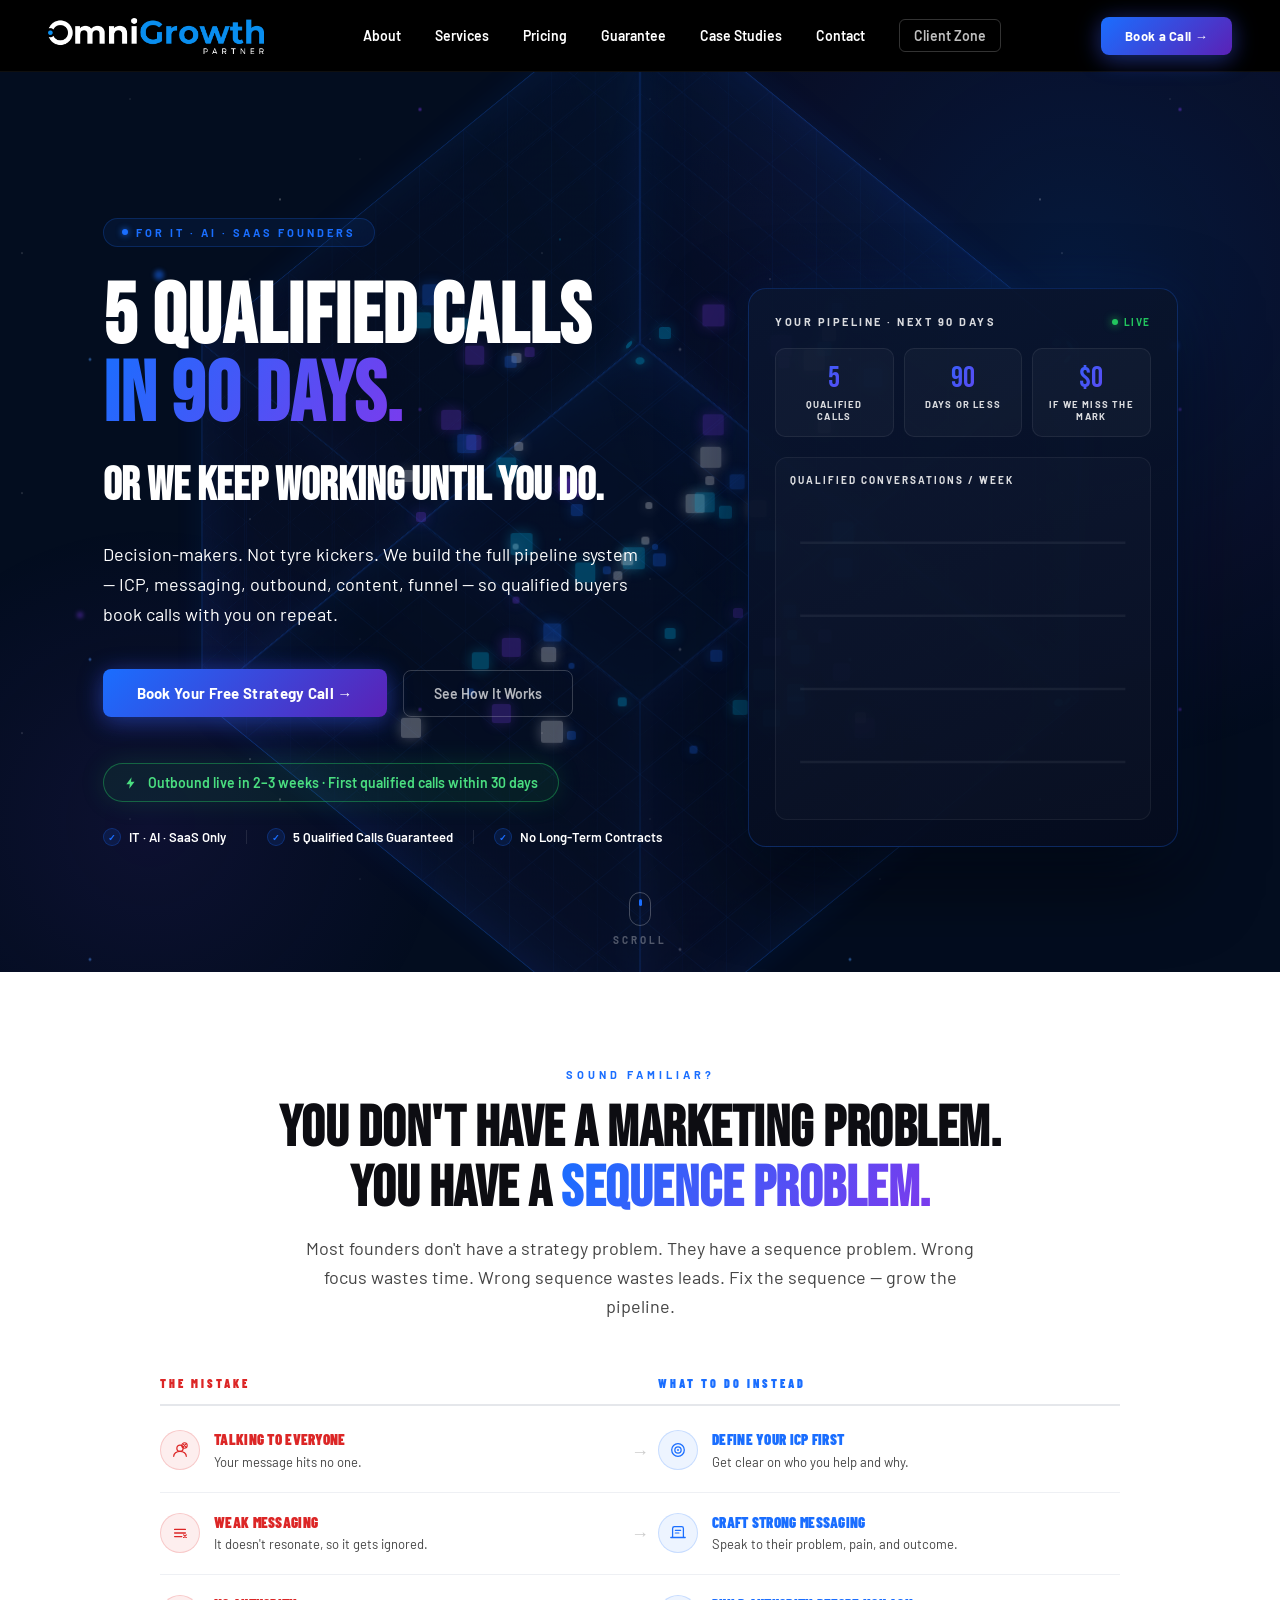
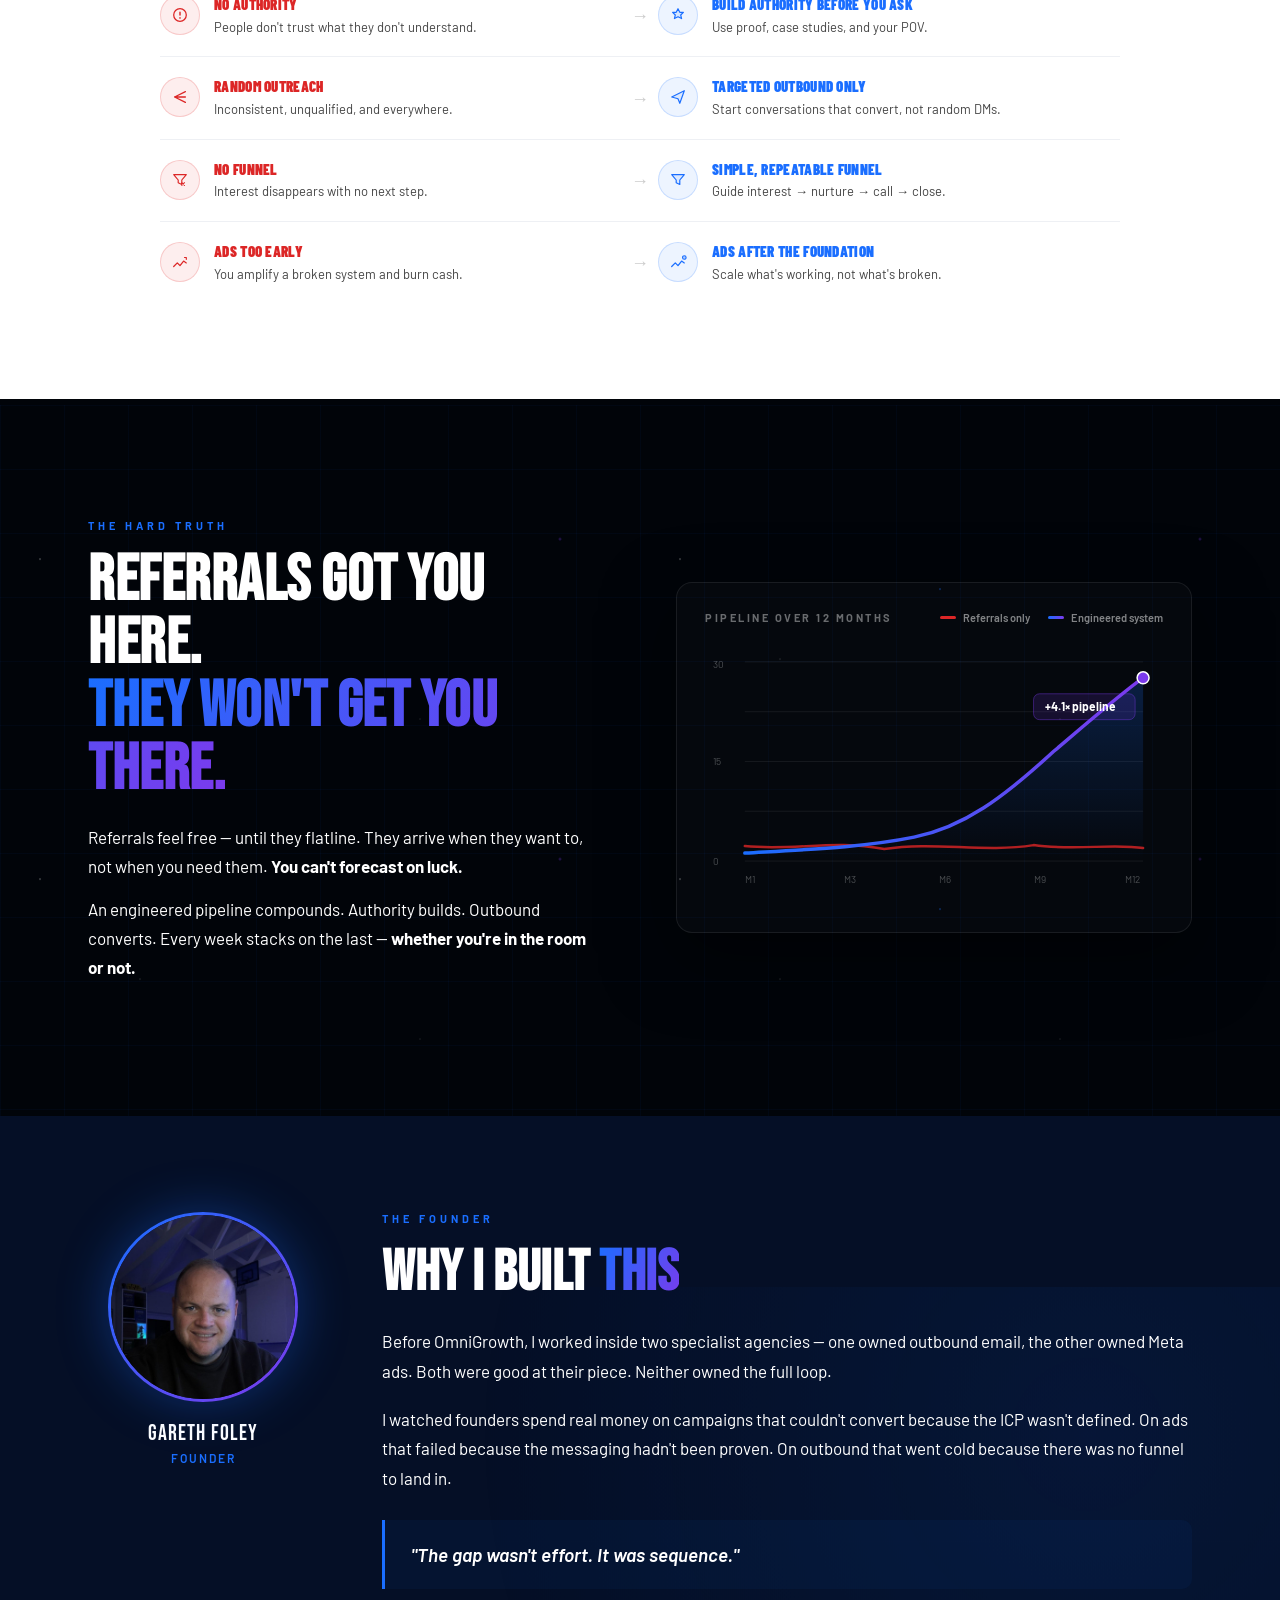
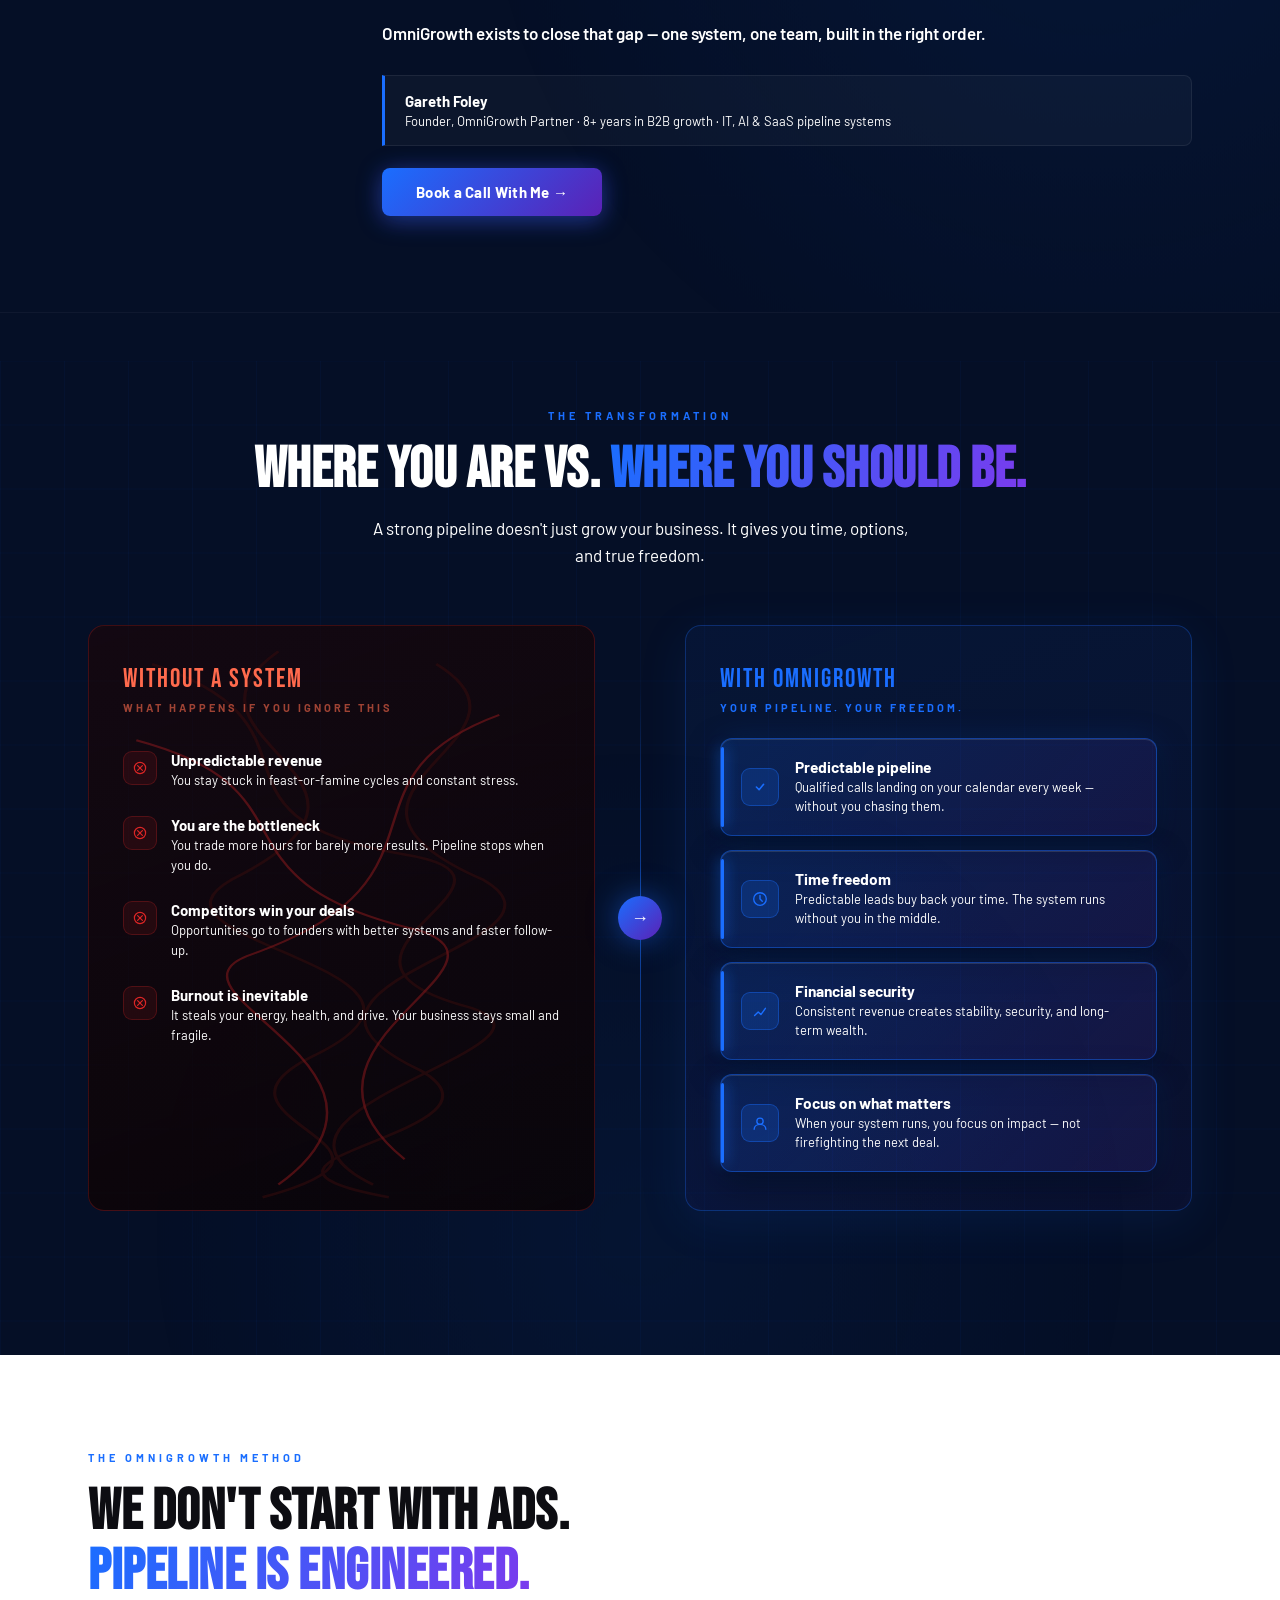
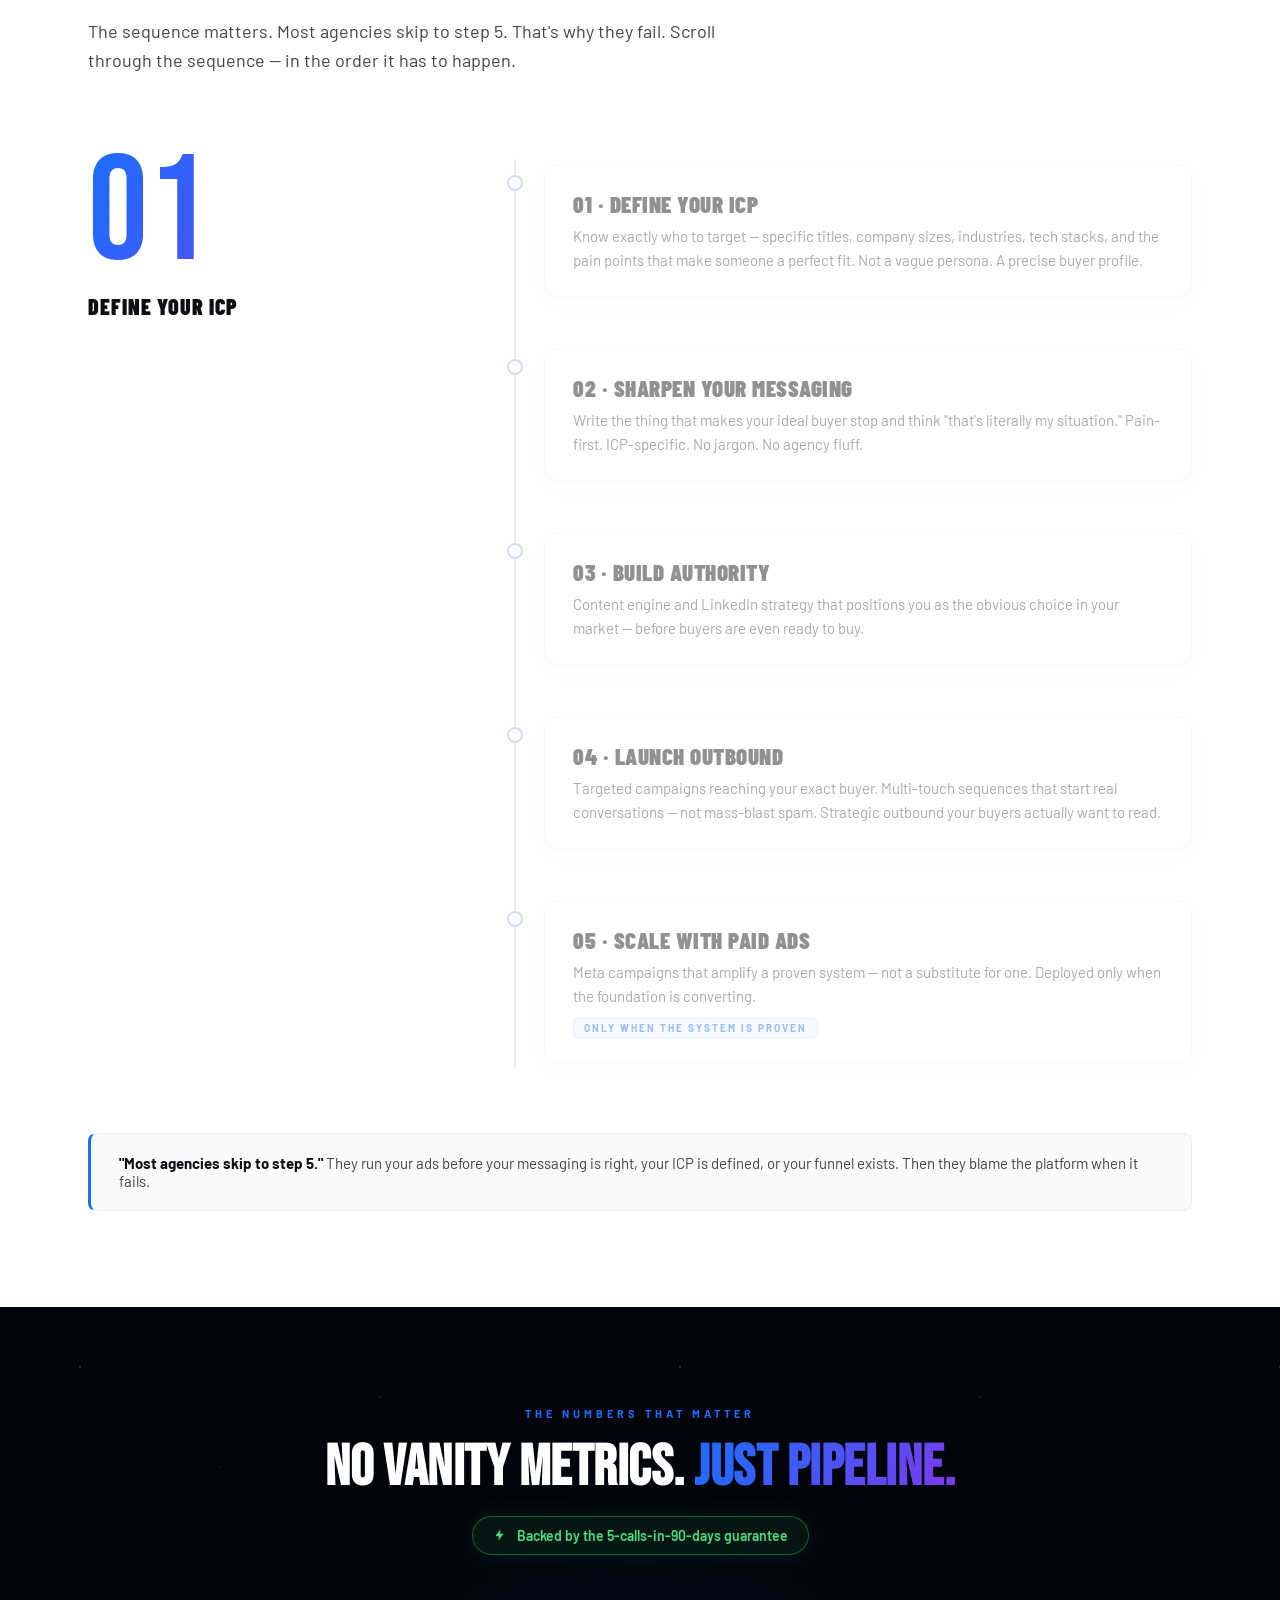
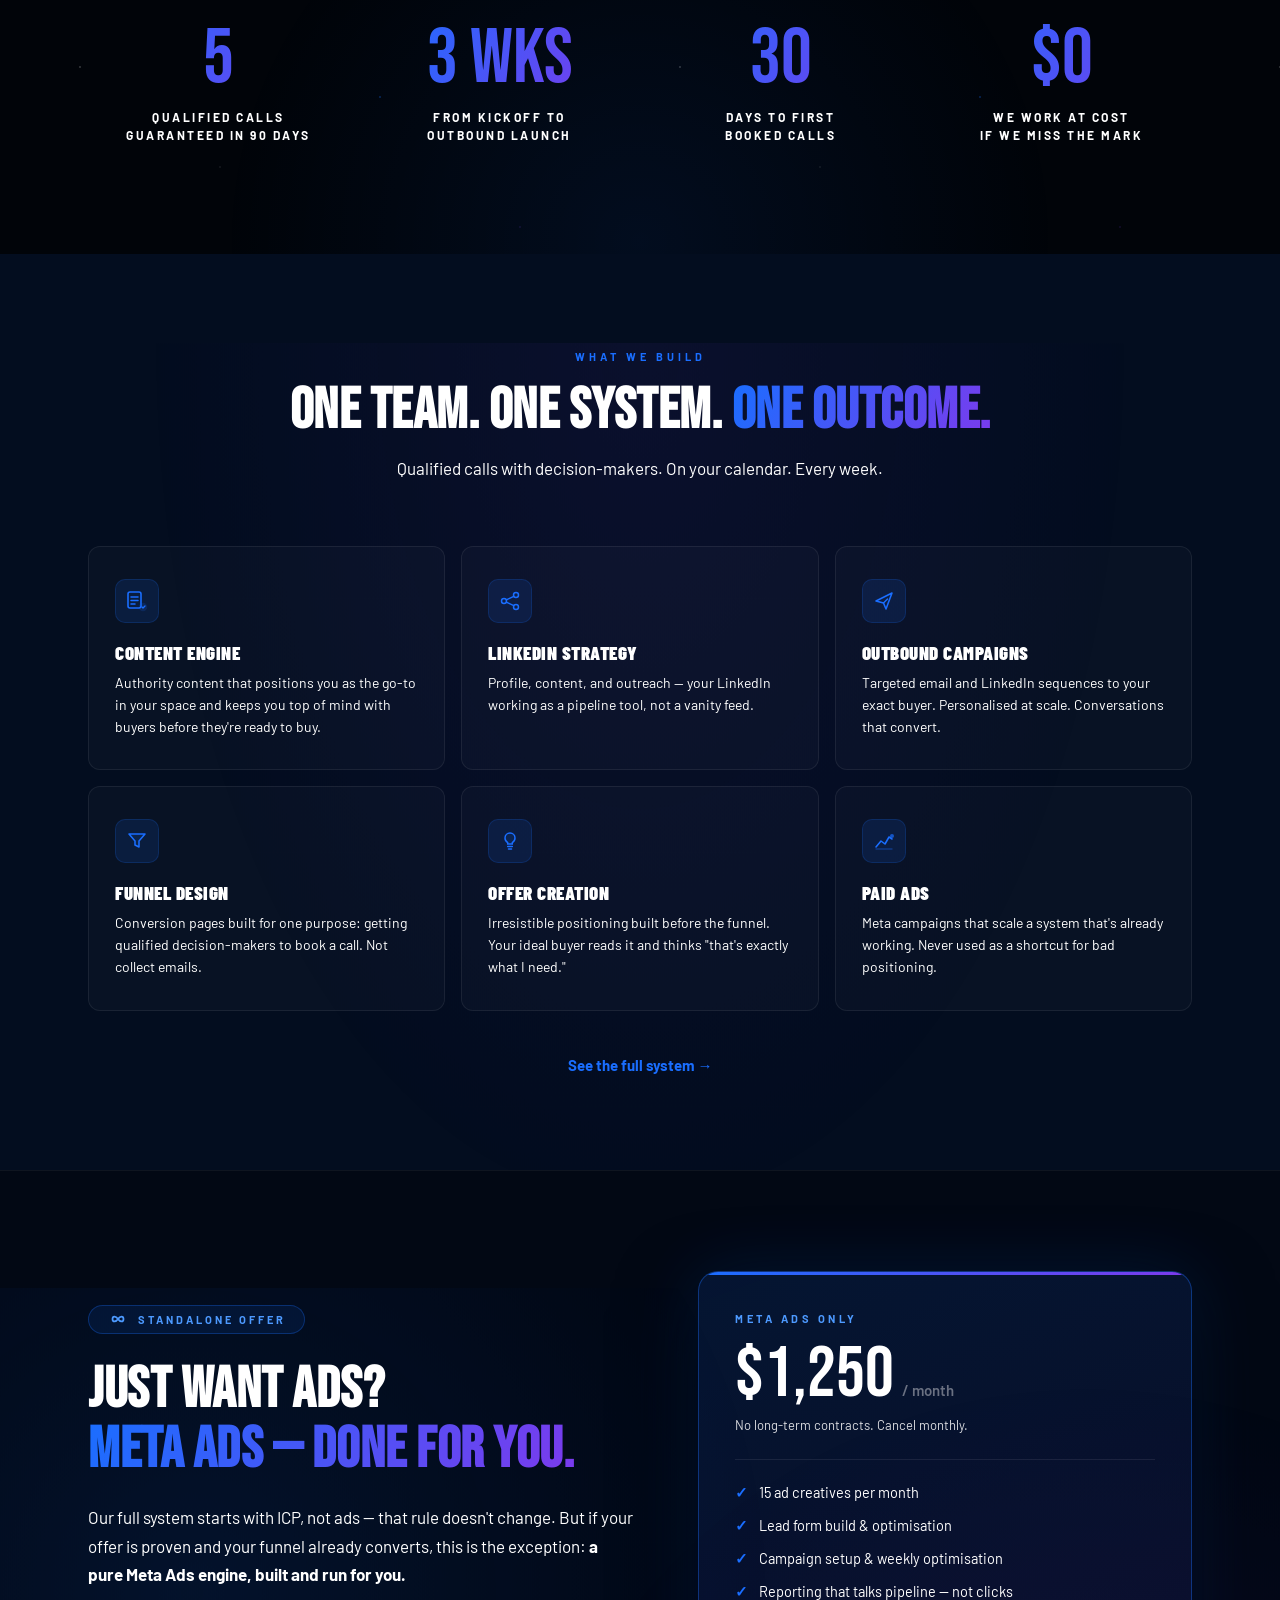
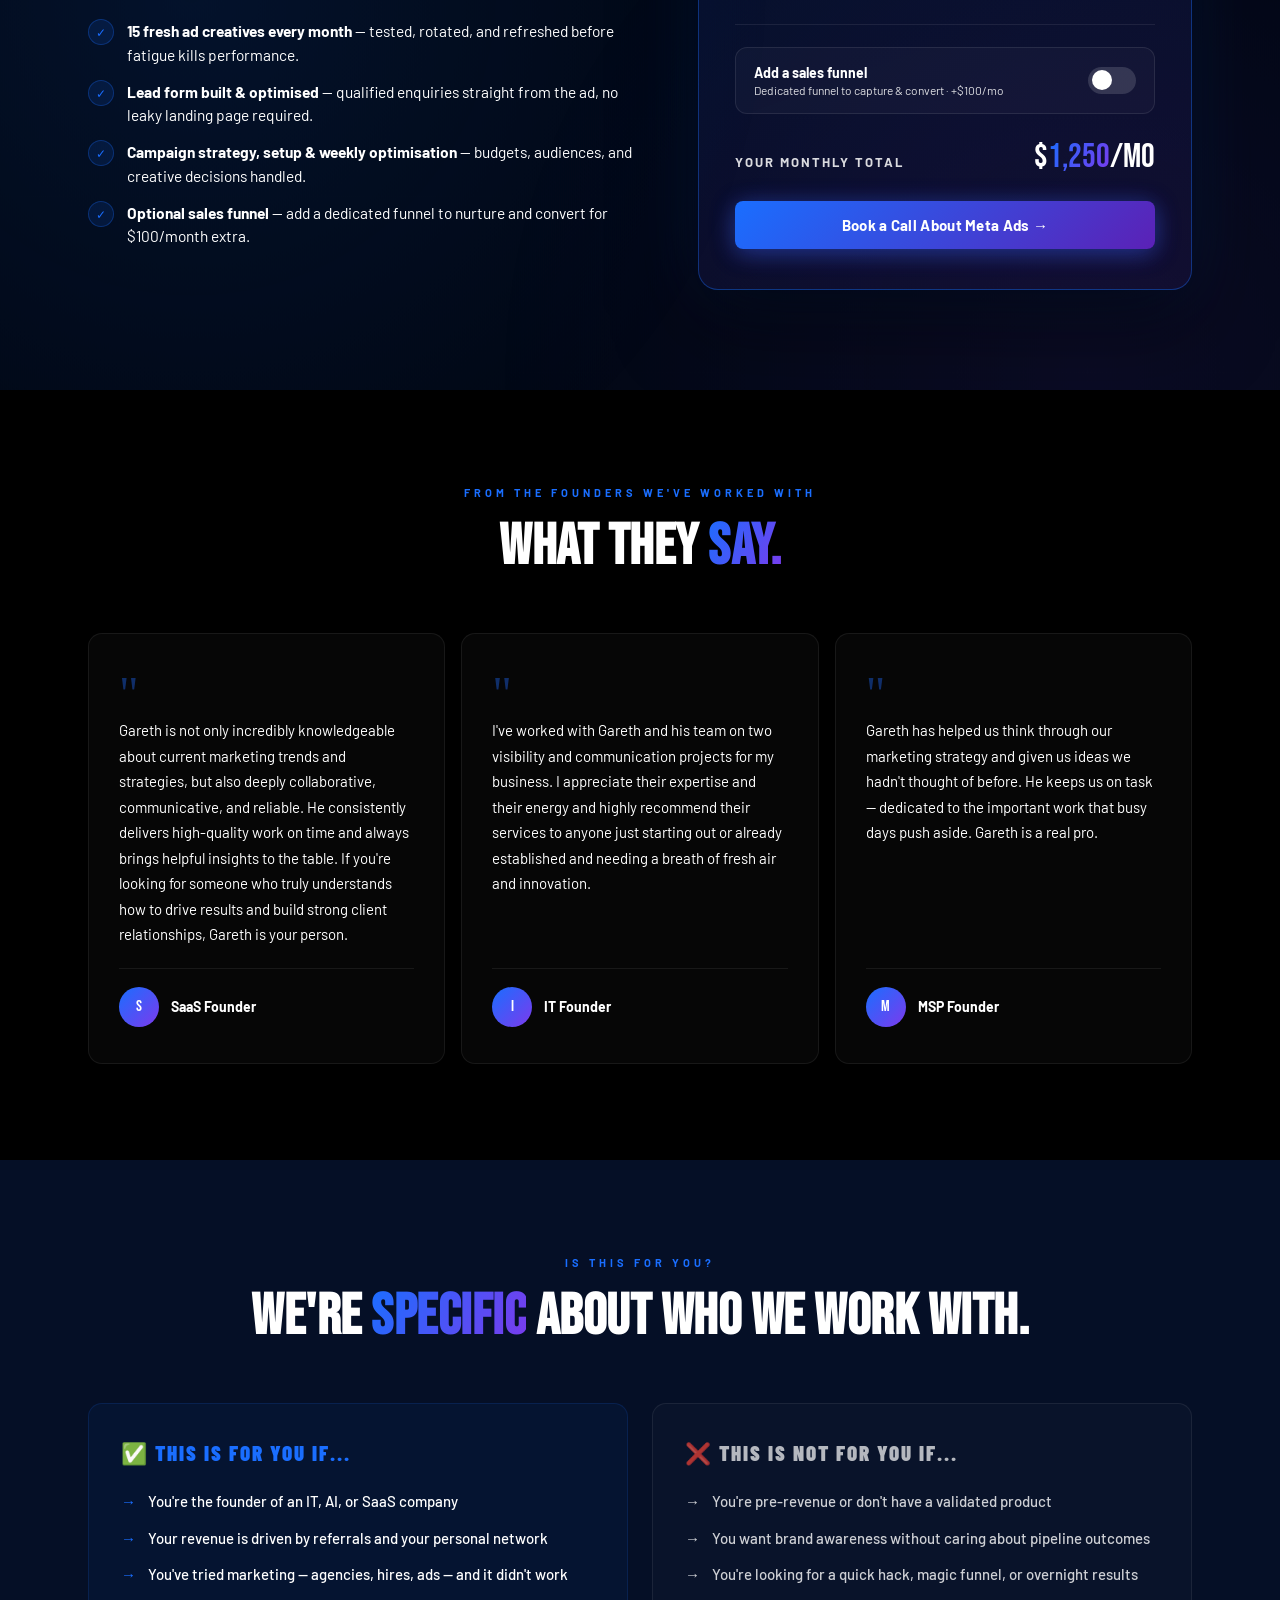
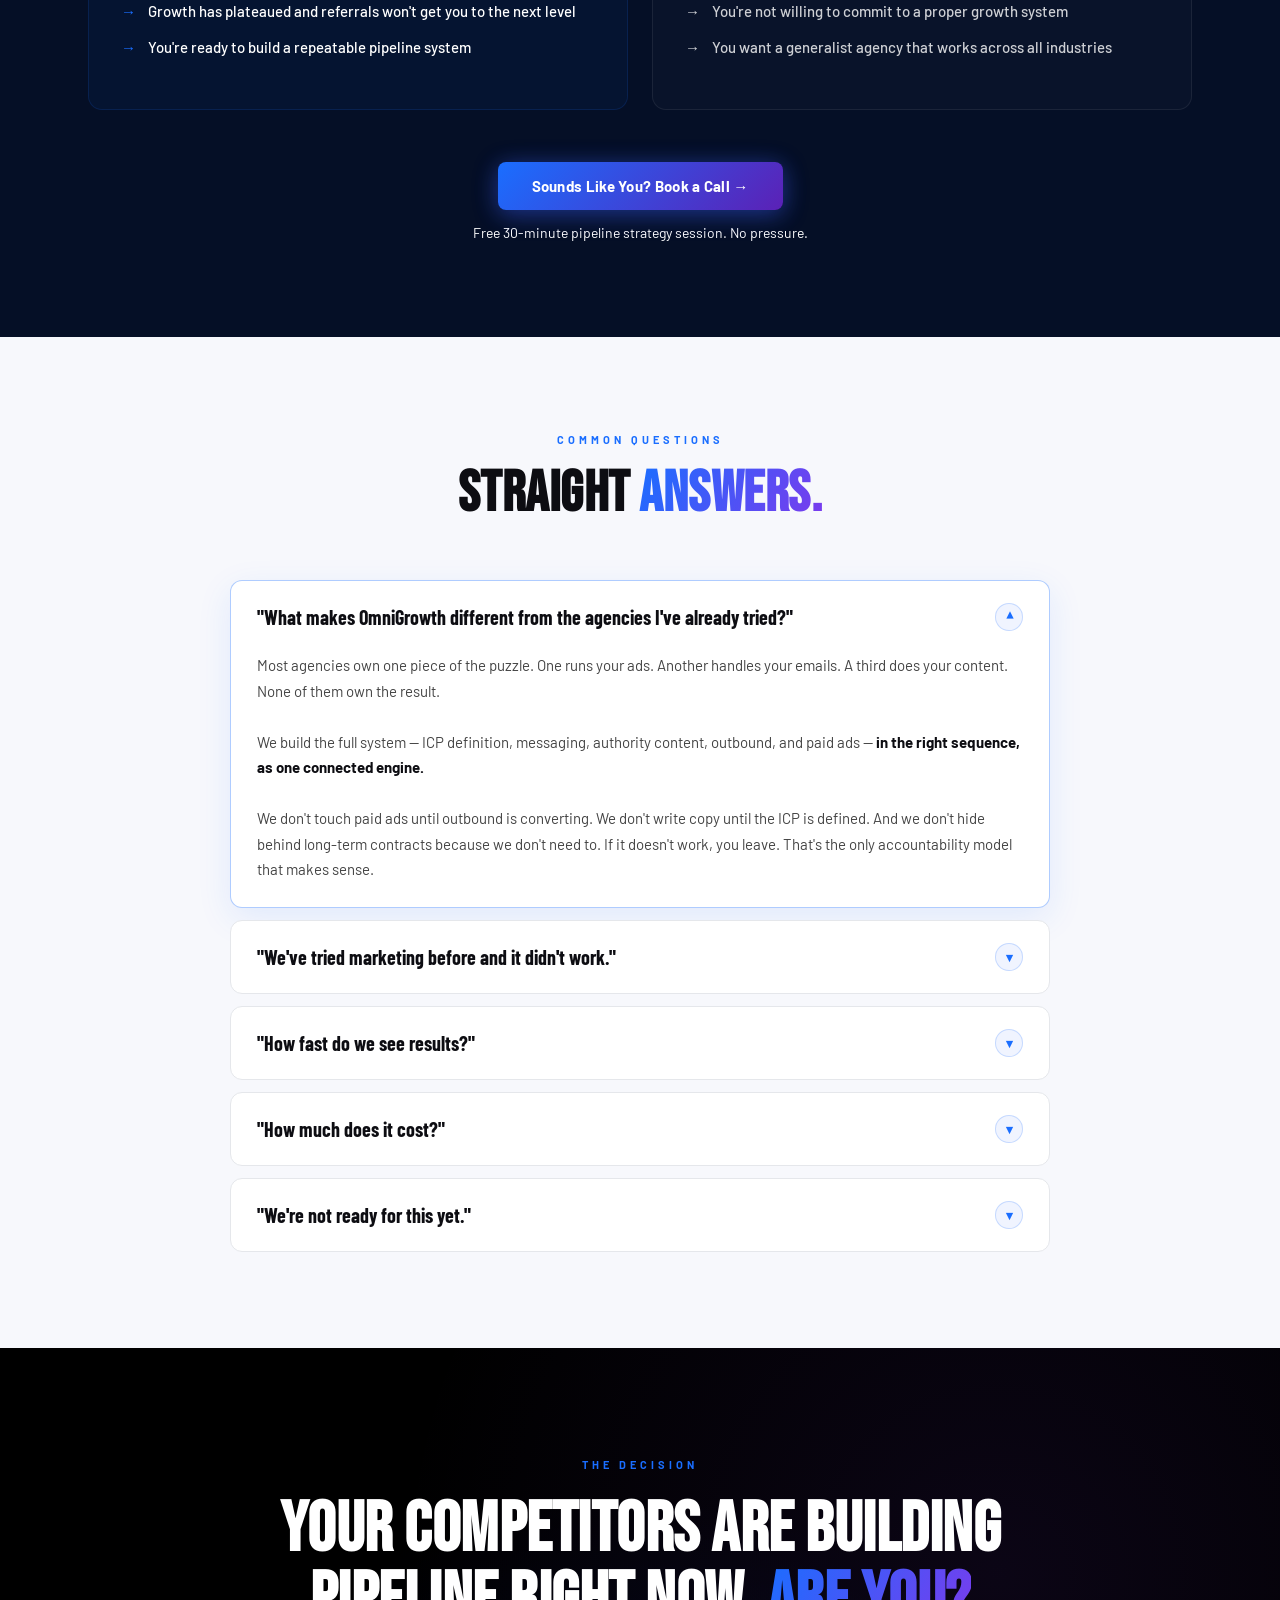
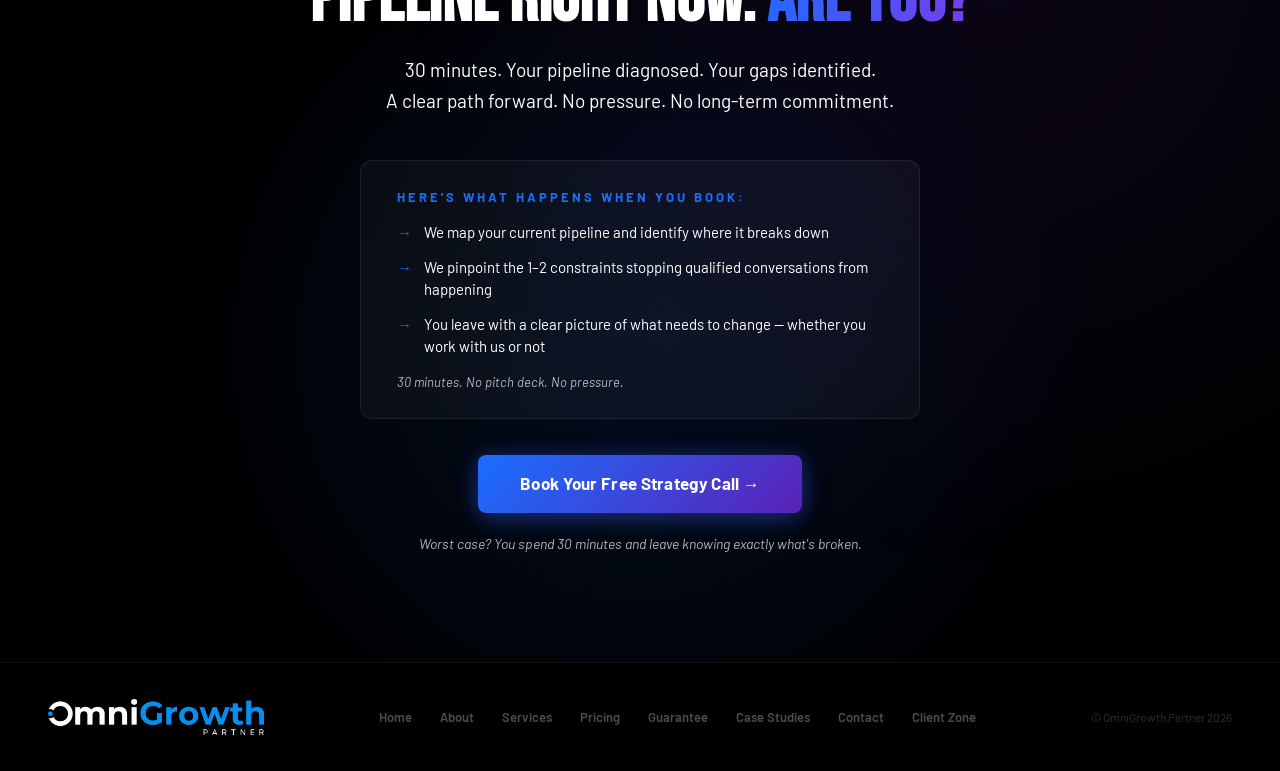
<file: index.html>
<!DOCTYPE html>
<html lang="en">
<head>
<meta charset="UTF-8">
<meta name="viewport" content="width=device-width, initial-scale=1.0">
<title>OmniGrowth Partner — B2B Pipeline Generation for IT, AI & SaaS Founders</title>
<meta name="description" content="We build outbound pipeline systems for IT, AI, and SaaS founders who are done relying on referrals and ready for qualified conversations every week.">
<link href="https://fonts.googleapis.com/css2?family=Bebas+Neue&family=Barlow+Condensed:wght@600;700;900&family=Barlow:wght@400;500;600;700;900&display=swap" rel="stylesheet">
<link rel="stylesheet" href="styles.css">
<link rel="icon" type="image/png" href="logo.png">
</head>
<body>

<div id="scrollbar"></div>

<!-- ━━ HEADER ━━ -->
<header>
  <a href="index.html" class="logo-wrap">
    <img src="logo.png" alt="OmniGrowth Partner" class="logo-img" onerror="this.style.display='none';this.nextElementSibling.style.display='block'">
    <span class="logo-text">OMNI<span>GROWTH</span></span>
  </a>
  <nav>
    <a href="about.html">About</a>
    <a href="services.html">Services</a>
    <a href="pricing.html">Pricing</a>
    <a href="guarantee.html">Guarantee</a>
    <a href="case-studies.html">Case Studies</a>
    <a href="contact.html">Contact</a>
    <a href="/clients/login.html" class="nav-client">Client Zone</a>
  </nav>
  <button class="nav-toggle" onclick="toggleNav()" aria-label="Menu"><span></span><span></span><span></span></button>
  <a href="https://calendly.com/gareth-omnigrowthpartner/30min" target="_blank" rel="noopener" class="btn-primary sm">Book a Call →</a>
</header>
<div class="nav-mobile" id="mobileNav">
  <a href="about.html" onclick="toggleNav()">About</a>
  <a href="services.html" onclick="toggleNav()">Services</a>
  <a href="pricing.html" onclick="toggleNav()">Pricing</a>
  <a href="guarantee.html" onclick="toggleNav()">Guarantee</a>
  <a href="case-studies.html" onclick="toggleNav()">Case Studies</a>
  <a href="contact.html" onclick="toggleNav()">Contact</a>
  <a href="/clients/login.html" onclick="toggleNav()">Client Zone</a>
  <a href="https://calendly.com/gareth-omnigrowthpartner/30min" target="_blank" rel="noopener" class="btn-primary">Book Your Free Strategy Call →</a>
</div>

<!-- ━━ HERO ━━ -->
<section class="hero" id="hero">
  <div class="hero-stars s-far px" data-speed="0.04"></div>
  <div class="hero-stars s-near px" data-speed="0.12"></div>
  <div class="hero-glow-1 mx" data-mx="18"></div>
  <div class="hero-glow-2 mx" data-mx="10"></div>
  <div class="hero-orb o1 mx" data-mx="26"></div>
  <div class="hero-orb o2 mx" data-mx="14"></div>
  <div class="hero-orb o3 mx" data-mx="34"></div>
  <div class="hero-orb o4 mx" data-mx="20"></div>

  <!-- Holographic cube — spins behind the text, explodes on scroll -->
  <div class="cube-wrap" id="cubeWrap">
    <div class="cube-scale" id="cubeScale">
      <div class="cube">
        <div class="cube-tilt">
          <div class="cube-face cf-front"></div>
          <div class="cube-face cf-back"></div>
          <div class="cube-face cf-right"></div>
          <div class="cube-face cf-left"></div>
          <div class="cube-face cf-top"></div>
          <div class="cube-face cf-bottom"></div>
        </div>
      </div>
    </div>
  </div>

  <!-- Explosion pixels (generated by JS) -->
  <div class="pixels-wrap" id="pixels"></div>

  <!-- Floating platform logos — real brand marks, fly out on scroll -->
  <div class="hero-icons" id="heroIcons">
    <div class="h-icon i-meta" data-fx="60" data-fy="-65" data-ox="0" data-oy="-150">
      <div class="smoke s1"></div><div class="smoke s2"></div>
      <svg viewBox="0 0 100 52" fill="none">
        <defs><linearGradient id="metaG" x1="0" y1="1" x2="1" y2="0"><stop offset="0%" stop-color="#0064E0"/><stop offset="60%" stop-color="#0082FB"/><stop offset="100%" stop-color="#00C6FF"/></linearGradient></defs>
        <path d="M26 26 C26 11 41 11 51 26 C61 41 76 41 76 26 C76 11 61 11 51 26 C41 41 26 41 26 26 Z" stroke="url(#metaG)" stroke-width="7.5" stroke-linecap="round"/>
      </svg>
    </div>
    <div class="h-icon i-yt" data-fx="-65" data-fy="-60" data-ox="-190" data-oy="-70">
      <div class="smoke s1"></div><div class="smoke s2"></div>
      <svg viewBox="0 0 64 46" fill="none">
        <rect x="0" y="0" width="64" height="46" rx="10.5" fill="#FF0000"/>
        <path d="M26 14 L42.5 23 L26 32 Z" fill="#FFFFFF"/>
      </svg>
    </div>
    <div class="h-icon i-in" data-fx="-70" data-fy="15" data-ox="-270" data-oy="90">
      <div class="smoke s1"></div><div class="smoke s2"></div>
      <svg viewBox="0 0 64 64" fill="none">
        <rect x="0" y="0" width="64" height="64" rx="12" fill="#0A66C2"/>
        <circle cx="17.5" cy="17.5" r="4.6" fill="#FFFFFF"/>
        <path d="M13.4 25.5h8.2V51h-8.2z" fill="#FFFFFF"/>
        <path d="M27.5 25.5h7.8v3.5c1.15-2.2 4-4.2 8.2-4.2 8.7 0 10.3 5.7 10.3 13.1V51h-8.2V39.6c0-2.7-.05-6.2-3.8-6.2-3.8 0-4.4 2.95-4.4 6V51h-7.9z" fill="#FFFFFF"/>
      </svg>
    </div>
    <div class="h-icon i-ig" data-fx="70" data-fy="-15" data-ox="210" data-oy="-40">
      <div class="smoke s1"></div><div class="smoke s2"></div>
      <svg viewBox="0 0 64 64" fill="none">
        <defs><linearGradient id="igG" x1="0" y1="1" x2="1" y2="0"><stop offset="0%" stop-color="#FEDA75"/><stop offset="26%" stop-color="#FA7E1E"/><stop offset="50%" stop-color="#D62976"/><stop offset="74%" stop-color="#962FBF"/><stop offset="100%" stop-color="#4F5BD5"/></linearGradient></defs>
        <rect x="0" y="0" width="64" height="64" rx="15" fill="url(#igG)"/>
        <rect x="10" y="10" width="44" height="44" rx="12" stroke="#FFFFFF" stroke-width="4"/>
        <circle cx="32" cy="32" r="10" stroke="#FFFFFF" stroke-width="4"/>
        <circle cx="45" cy="19" r="3" fill="#FFFFFF"/>
      </svg>
    </div>
    <div class="h-icon i-fb" data-fx="-60" data-fy="65" data-ox="-70" data-oy="170">
      <div class="smoke s1"></div><div class="smoke s2"></div>
      <svg viewBox="0 0 64 64" fill="none">
        <circle cx="32" cy="32" r="32" fill="#1877F2"/>
        <path d="M42.7 40.5l1.4-9.2h-8.8v-6c0-2.5 1.2-5 5.2-5h4V12.5S40.9 12 37.4 12c-7.2 0-11.9 4.4-11.9 12.3v6.9h-8.1v9.3h8.1V63a32.3 32.3 0 0 0 10 0V40.5z" fill="#FFFFFF"/>
      </svg>
    </div>
    <div class="h-icon i-em" data-fx="8" data-fy="-75" data-ox="60" data-oy="-200">
      <div class="smoke s1"></div><div class="smoke s2"></div>
      <svg viewBox="0 0 64 48" fill="none">
        <rect width="64" height="48" rx="8" fill="#FFFFFF"/>
        <path d="M9 39V13" stroke="#4285F4" stroke-width="7" stroke-linecap="round"/>
        <path d="M55 39V13" stroke="#34A853" stroke-width="7" stroke-linecap="round"/>
        <path d="M9 13l23 17 23-17" stroke="#EA4335" stroke-width="7" stroke-linecap="round" stroke-linejoin="round"/>
      </svg>
    </div>
    <div class="h-icon i-tt" data-fx="60" data-fy="65" data-ox="250" data-oy="130">
      <div class="smoke s1"></div><div class="smoke s2"></div>
      <svg viewBox="0 0 50 58" fill="none">
        <path d="M35.5 2.5c1.6 6.8 6.3 10.8 12 11.5v8.5c-4.5-.2-8.6-1.6-12.6-4.3v17.1c0 10.6-6 17-13.7 17-7.3 0-12.7-5.2-12.7-12.2 0-6.9 5.5-12.3 12.6-12.3 1.3 0 2.5.2 3.7.5v9c-1.1-.5-2.3-.9-3.6-.9-3.5 0-6.2 2.7-6.2 6.2s2.7 6.2 6.2 6.2c3.8 0 6.3-2.7 6.3-6.9V2.5h8z" fill="#25F4EE" transform="translate(-2.2,-2)"/>
        <path d="M35.5 2.5c1.6 6.8 6.3 10.8 12 11.5v8.5c-4.5-.2-8.6-1.6-12.6-4.3v17.1c0 10.6-6 17-13.7 17-7.3 0-12.7-5.2-12.7-12.2 0-6.9 5.5-12.3 12.6-12.3 1.3 0 2.5.2 3.7.5v9c-1.1-.5-2.3-.9-3.6-.9-3.5 0-6.2 2.7-6.2 6.2s2.7 6.2 6.2 6.2c3.8 0 6.3-2.7 6.3-6.9V2.5h8z" fill="#FE2C55" transform="translate(2.2,2)"/>
        <path d="M35.5 2.5c1.6 6.8 6.3 10.8 12 11.5v8.5c-4.5-.2-8.6-1.6-12.6-4.3v17.1c0 10.6-6 17-13.7 17-7.3 0-12.7-5.2-12.7-12.2 0-6.9 5.5-12.3 12.6-12.3 1.3 0 2.5.2 3.7.5v9c-1.1-.5-2.3-.9-3.6-.9-3.5 0-6.2 2.7-6.2 6.2s2.7 6.2 6.2 6.2c3.8 0 6.3-2.7 6.3-6.9V2.5h8z" fill="#FFFFFF"/>
      </svg>
    </div>
  </div>

  <div class="container">
    <div class="hero-layout">
      <div>
        <div class="hero-icp rv in"><div class="hero-icp-dot"></div>For IT · AI · SaaS Founders</div>
        <h1 class="hero-headline rv in d1">
          5 Qualified Calls<br>
          <span class="grad">in 90 Days.</span><br>
          <span class="sub-line">Or We Keep Working Until You Do.</span>
        </h1>
        <p class="hero-sub rv in d2">Decision-makers. Not tyre kickers. We build the full pipeline system — ICP, messaging, outbound, content, funnel — so qualified buyers book calls with you on repeat.</p>
        <div class="hero-ctas rv in d3">
          <a href="https://calendly.com/gareth-omnigrowthpartner/30min" target="_blank" rel="noopener" class="btn-primary">Book Your Free Strategy Call →</a>
          <a href="#system" class="btn-outline">See How It Works</a>
        </div>
        <div class="rv in d4" style="margin-bottom:26px;"><span class="gpill"><svg width="14" height="14" viewBox="0 0 24 24" fill="none"><path d="M13 2L4 14h6l-1 8 9-12h-6l1-8z" fill="#4ade80"/></svg>Outbound live in 2&ndash;3 weeks &middot; First qualified calls within 30 days</span></div>
        <div class="hero-trust rv in d5">
          <div class="trust-item"><div class="trust-check">✓</div> IT · AI · SaaS Only</div>
          <div class="trust-div"></div>
          <div class="trust-item"><div class="trust-check">✓</div> 5 Qualified Calls Guaranteed</div>
          <div class="trust-div"></div>
          <div class="trust-item"><div class="trust-check">✓</div> No Long-Term Contracts</div>
        </div>
      </div>

      <!-- Live pipeline dashboard -->
      <div class="hero-dash-wrap rv in d3">
        <div class="hero-dash" id="heroDash">
          <div class="dash-head">
            <span class="dash-title">Your Pipeline · Next 90 Days</span>
            <span class="dash-live"><span class="dash-live-dot"></span>Live</span>
          </div>
          <div class="dash-stats">
            <div class="dash-stat"><div class="dash-stat-num grad"><em class="count" data-to="5">0</em></div><div class="dash-stat-lbl">Qualified Calls</div></div>
            <div class="dash-stat"><div class="dash-stat-num grad"><em class="count" data-to="90">0</em></div><div class="dash-stat-lbl">Days or Less</div></div>
            <div class="dash-stat"><div class="dash-stat-num grad">$<em class="count" data-from="2500" data-to="0">2,500</em></div><div class="dash-stat-lbl">If We Miss The Mark</div></div>
          </div>
          <div class="dash-chart">
            <div class="dash-chart-lbl">Qualified Conversations / Week</div>
            <svg viewBox="0 0 340 130" preserveAspectRatio="none" fill="none">
              <g stroke="rgba(255,255,255,.06)" stroke-width="1" vector-effect="non-scaling-stroke">
                <path d="M10 110 H330"/><path d="M10 80 H330"/><path d="M10 50 H330"/><path d="M10 20 H330"/>
              </g>
              <defs>
                <linearGradient id="areaFill" x1="0" y1="0" x2="0" y2="1">
                  <stop offset="0%" stop-color="#1a6eff" stop-opacity=".28"/>
                  <stop offset="100%" stop-color="#1a6eff" stop-opacity="0"/>
                </linearGradient>
                <linearGradient id="lineGrad" x1="0" y1="0" x2="1" y2="0">
                  <stop offset="0%" stop-color="#1a6eff"/><stop offset="100%" stop-color="#7c3aed"/>
                </linearGradient>
              </defs>
              <path class="chart-area" d="M10 108 C60 106 90 102 120 96 C160 88 190 74 230 56 C270 40 300 30 330 22 L330 110 L10 110 Z" fill="url(#areaFill)"/>
              <path class="chart-line" d="M10 108 C60 106 90 102 120 96 C160 88 190 74 230 56 C270 40 300 30 330 22" stroke="url(#lineGrad)" stroke-width="3" stroke-linecap="round" vector-effect="non-scaling-stroke"/>
              <circle class="chart-endcap" cx="330" cy="22" r="5" fill="#7c3aed" stroke="#fff" stroke-width="1.5"/>
            </svg>
          </div>
          <div class="dash-toast">
            <div class="toast-ic"><svg width="16" height="16" viewBox="0 0 20 20" fill="none"><path d="M5 10l3.5 3.5L15 6.5" stroke="#22c55e" stroke-width="2" stroke-linecap="round" stroke-linejoin="round"/></svg></div>
            <div><div class="toast-t">Call booked — CTO, Series A SaaS</div><div class="toast-d">Qualified · Decision-maker · Thu 10:30</div></div>
          </div>
          <div class="dash-toast t2">
            <div class="toast-ic"><svg width="16" height="16" viewBox="0 0 20 20" fill="none"><path d="M3 16V8l5 3 4-6 5 4v7H3z" stroke="#1a6eff" stroke-width="1.6" stroke-linejoin="round"/></svg></div>
            <div><div class="toast-t">Reply rate up 3.2×</div><div class="toast-d">Outbound sequence · Week 4</div></div>
          </div>
        </div>
      </div>
    </div>
  </div>
  <div class="hero-scroll-cue"><div class="wheel"></div>Scroll</div>
</section>

<!-- ━━ PROBLEM — WHITE ━━ -->
<section class="problem">
  <div class="px px-grid-light" data-speed="0.10"></div>
  <div class="container">
    <div style="text-align:center;">
      <span class="label-tag rv" style="text-align:center;">Sound Familiar?</span>
      <h2 class="section-headline-dark rv d1">You Don't Have a Marketing Problem.<br>You Have a <span class="grad">Sequence Problem.</span></h2>
      <p class="section-sub-dark rv d2">Most founders don't have a strategy problem. They have a sequence problem. Wrong focus wastes time. Wrong sequence wastes leads. Fix the sequence — grow the pipeline.</p>
    </div>
    <div class="mistake-grid">
      <div class="mistake-headers rv"><span class="hdr-bad">The Mistake</span><span></span><span class="hdr-good">What To Do Instead</span></div>
      <div class="mistake-row rv">
        <div class="mistake-side"><div class="mistake-icon bad"><svg width="18" height="18" viewBox="0 0 20 20" fill="none"><circle cx="10" cy="8" r="3.5" stroke="#dc2626" stroke-width="1.4"/><path d="M3 17c0-3 3-5.5 7-5.5s7 2.5 7 5.5" stroke="#dc2626" stroke-width="1.4" stroke-linecap="round"/><circle cx="15" cy="5" r="3" stroke="#dc2626" stroke-width="1.2"/><path d="M13.5 3.5l3 3M16.5 3.5l-3 3" stroke="#dc2626" stroke-width="1.2" stroke-linecap="round"/></svg></div><div><div class="mistake-label bad">Talking to everyone</div><div class="mistake-desc">Your message hits no one.</div></div></div>
        <div class="mistake-arrow">→</div>
        <div class="mistake-side"><div class="mistake-icon good"><svg width="18" height="18" viewBox="0 0 20 20" fill="none"><circle cx="10" cy="10" r="7" stroke="#1a6eff" stroke-width="1.4"/><circle cx="10" cy="10" r="3.5" stroke="#1a6eff" stroke-width="1.4"/><circle cx="10" cy="10" r="1" fill="#1a6eff"/></svg></div><div><div class="mistake-label good">Define your ICP first</div><div class="mistake-desc">Get clear on who you help and why.</div></div></div>
      </div>
      <div class="mistake-row rv">
        <div class="mistake-side"><div class="mistake-icon bad"><svg width="18" height="18" viewBox="0 0 20 20" fill="none"><path d="M4 6h12M4 10h12M4 14h8" stroke="#dc2626" stroke-width="1.4" stroke-linecap="round"/><path d="M14 12l3 3M17 12l-3 3" stroke="#dc2626" stroke-width="1.3" stroke-linecap="round"/></svg></div><div><div class="mistake-label bad">Weak messaging</div><div class="mistake-desc">It doesn't resonate, so it gets ignored.</div></div></div>
        <div class="mistake-arrow">→</div>
        <div class="mistake-side"><div class="mistake-icon good"><svg width="18" height="18" viewBox="0 0 20 20" fill="none"><path d="M4 15V5a2 2 0 012-2h8a2 2 0 012 2v10" stroke="#1a6eff" stroke-width="1.4"/><path d="M7 7h6M7 10h4" stroke="#1a6eff" stroke-width="1.3" stroke-linecap="round"/><path d="M2 15h16" stroke="#1a6eff" stroke-width="1.4" stroke-linecap="round"/></svg></div><div><div class="mistake-label good">Craft strong messaging</div><div class="mistake-desc">Speak to their problem, pain, and outcome.</div></div></div>
      </div>
      <div class="mistake-row rv">
        <div class="mistake-side"><div class="mistake-icon bad"><svg width="18" height="18" viewBox="0 0 20 20" fill="none"><circle cx="10" cy="10" r="7" stroke="#dc2626" stroke-width="1.4"/><path d="M10 7v3M10 13v.5" stroke="#dc2626" stroke-width="1.6" stroke-linecap="round"/></svg></div><div><div class="mistake-label bad">No authority</div><div class="mistake-desc">People don't trust what they don't understand.</div></div></div>
        <div class="mistake-arrow">→</div>
        <div class="mistake-side"><div class="mistake-icon good"><svg width="18" height="18" viewBox="0 0 20 20" fill="none"><path d="M10 3l2 4h4l-3 3 1 4-4-2-4 2 1-4-3-3h4l2-4z" stroke="#1a6eff" stroke-width="1.3" stroke-linejoin="round" fill="rgba(26,110,255,0.1)"/></svg></div><div><div class="mistake-label good">Build authority before you ask</div><div class="mistake-desc">Use proof, case studies, and your POV.</div></div></div>
      </div>
      <div class="mistake-row rv">
        <div class="mistake-side"><div class="mistake-icon bad"><svg width="18" height="18" viewBox="0 0 20 20" fill="none"><path d="M4 10l12-6M4 10l12 6M4 10h12" stroke="#dc2626" stroke-width="1.4" stroke-linecap="round" stroke-linejoin="round"/></svg></div><div><div class="mistake-label bad">Random outreach</div><div class="mistake-desc">Inconsistent, unqualified, and everywhere.</div></div></div>
        <div class="mistake-arrow">→</div>
        <div class="mistake-side"><div class="mistake-icon good"><svg width="18" height="18" viewBox="0 0 20 20" fill="none"><path d="M3 10L17 3L12 17L10 12L3 10Z" stroke="#1a6eff" stroke-width="1.3" stroke-linejoin="round" fill="rgba(26,110,255,0.08)"/></svg></div><div><div class="mistake-label good">Targeted outbound only</div><div class="mistake-desc">Start conversations that convert, not random DMs.</div></div></div>
      </div>
      <div class="mistake-row rv">
        <div class="mistake-side"><div class="mistake-icon bad"><svg width="18" height="18" viewBox="0 0 20 20" fill="none"><path d="M3 4h14l-5 6v5l-4-2V10L3 4Z" stroke="#dc2626" stroke-width="1.3" stroke-linejoin="round"/><path d="M12 13l3 3M15 13l-3 3" stroke="#dc2626" stroke-width="1.2" stroke-linecap="round"/></svg></div><div><div class="mistake-label bad">No funnel</div><div class="mistake-desc">Interest disappears with no next step.</div></div></div>
        <div class="mistake-arrow">→</div>
        <div class="mistake-side"><div class="mistake-icon good"><svg width="18" height="18" viewBox="0 0 20 20" fill="none"><path d="M3 4h14l-5 6v5l-4-2V10L3 4Z" stroke="#1a6eff" stroke-width="1.3" stroke-linejoin="round" fill="rgba(26,110,255,0.08)"/></svg></div><div><div class="mistake-label good">Simple, repeatable funnel</div><div class="mistake-desc">Guide interest → nurture → call → close.</div></div></div>
      </div>
      <div class="mistake-row rv">
        <div class="mistake-side"><div class="mistake-icon bad"><svg width="18" height="18" viewBox="0 0 20 20" fill="none"><path d="M3 15l4-4 3 3 4-5 3 2" stroke="#dc2626" stroke-width="1.4" stroke-linecap="round" stroke-linejoin="round"/><path d="M15 5h2v2" stroke="#dc2626" stroke-width="1.3" stroke-linecap="round" stroke-linejoin="round"/></svg></div><div><div class="mistake-label bad">Ads too early</div><div class="mistake-desc">You amplify a broken system and burn cash.</div></div></div>
        <div class="mistake-arrow">→</div>
        <div class="mistake-side"><div class="mistake-icon good"><svg width="18" height="18" viewBox="0 0 20 20" fill="none"><path d="M3 15l4-4 3 3 4-5 3 2" stroke="#1a6eff" stroke-width="1.4" stroke-linecap="round" stroke-linejoin="round"/><circle cx="17" cy="5" r="2" fill="rgba(26,110,255,0.3)" stroke="#1a6eff" stroke-width="1.2"/></svg></div><div><div class="mistake-label good">Ads after the foundation</div><div class="mistake-desc">Scale what's working, not what's broken.</div></div></div>
      </div>
    </div>
  </div>
</section>

<!-- ━━ PARALLAX STRIP 1 — REFERRAL FLATLINE ━━ -->
<section class="strip-flatline">
  <div class="stars px" data-speed="0.18"></div>
  <div class="px px-grid" data-speed="0.08"></div>
  <div class="container">
    <div class="flatline-layout">
      <div class="rv-l">
        <span class="label-tag">The Hard Truth</span>
        <h2 class="strip-big">Referrals Got You Here.<br><span class="grad">They Won't Get You There.</span></h2>
        <p class="strip-body">Referrals feel free — until they flatline. They arrive when they want to, not when you need them. <strong>You can't forecast on luck.</strong></p>
        <p class="strip-body">An engineered pipeline compounds. Authority builds. Outbound converts. Every week stacks on the last — <strong>whether you're in the room or not.</strong></p>
      </div>
      <div class="rv-r d2">
        <div class="chart-card">
          <div class="chart-card-title">
            <span>Pipeline Over 12 Months</span>
            <div class="chart-legend">
              <div class="legend-item"><span class="legend-swatch" style="background:#dc2626;"></span>Referrals only</div>
              <div class="legend-item"><span class="legend-swatch" style="background:linear-gradient(90deg,#1a6eff,#7c3aed);"></span>Engineered system</div>
            </div>
          </div>
          <svg viewBox="0 0 460 260" width="100%" fill="none">
            <g stroke="rgba(255,255,255,.07)" stroke-width="1">
              <path d="M40 220 H440"/><path d="M40 170 H440"/><path d="M40 120 H440"/><path d="M40 70 H440"/><path d="M40 20 H440"/>
            </g>
            <g font-family="Barlow,sans-serif" font-size="10" fill="rgba(255,255,255,.28)">
              <text x="40" y="242">M1</text><text x="140" y="242">M3</text><text x="235" y="242">M6</text><text x="330" y="242">M9</text><text x="422" y="242">M12</text>
              <text x="8" y="224">0</text><text x="8" y="124">15</text><text x="8" y="26">30</text>
            </g>
            <defs>
              <linearGradient id="sysGrad" x1="0" y1="0" x2="1" y2="0"><stop offset="0%" stop-color="#1a6eff"/><stop offset="100%" stop-color="#7c3aed"/></linearGradient>
              <linearGradient id="sysArea" x1="0" y1="0" x2="0" y2="1"><stop offset="0%" stop-color="#1a6eff" stop-opacity=".22"/><stop offset="100%" stop-color="#1a6eff" stop-opacity="0"/></linearGradient>
            </defs>
            <path class="chart-area big" d="M40 212 C110 208 160 206 210 196 C260 186 300 156 350 110 C390 76 420 50 440 36 L440 220 L40 220 Z" fill="url(#sysArea)"/>
            <path class="big-line flat" d="M40 205 C90 210 130 198 180 208 C230 200 280 212 330 204 C370 210 410 202 440 207" stroke="#dc2626" stroke-width="2.5" stroke-linecap="round" opacity=".8"/>
            <path class="big-line" d="M40 212 C110 208 160 206 210 196 C260 186 300 156 350 110 C390 76 420 50 440 36" stroke="url(#sysGrad)" stroke-width="3.5" stroke-linecap="round"/>
            <circle class="chart-endcap" cx="440" cy="36" r="6" fill="#7c3aed" stroke="#fff" stroke-width="1.5"/>
            <g class="chart-endcap">
              <rect x="330" y="52" rx="6" width="102" height="26" fill="rgba(124,58,237,.15)" stroke="rgba(124,58,237,.4)"/>
              <text x="342" y="69" font-family="Barlow,sans-serif" font-weight="700" font-size="12" fill="#fff">+4.1× pipeline</text>
            </g>
          </svg>
        </div>
      </div>
    </div>
  </div>
</section>

<!-- ━━ FOUNDER ━━ -->
<section class="founder">
  <div class="px" data-speed="0.2" style="background:radial-gradient(circle at 85% 15%,rgba(26,110,255,.08),transparent 45%);"></div>
  <div class="container">
    <div class="founder-grid">
      <div class="rv-l">
        <div class="founder-photo">
          <span class="init">GF</span>
          <img src="founder.jpg" alt="Gareth Foley, Founder of OmniGrowth Partner" onerror="this.style.display='none'">
        </div>
        <div style="text-align:center;margin-top:18px;">
          <div style="font-family:'Bebas Neue',sans-serif;font-size:22px;letter-spacing:1px;color:#fff;">Gareth Foley</div>
          <div style="font-size:12px;font-weight:600;color:var(--blue);letter-spacing:2px;text-transform:uppercase;margin-top:4px;">Founder</div>
        </div>
      </div>
      <div class="rv d2">
        <span class="label-tag">The Founder</span>
        <h2 class="section-headline">Why I Built <span class="grad">This</span></h2>
        <p class="founder-p" style="margin-top:24px;">Before OmniGrowth, I worked inside two specialist agencies — one owned outbound email, the other owned Meta ads. Both were good at their piece. Neither owned the full loop.</p>
        <p class="founder-p">I watched founders spend real money on campaigns that couldn't convert because the ICP wasn't defined. On ads that failed because the messaging hadn't been proven. On outbound that went cold because there was no funnel to land in.</p>
        <div class="founder-quote">"The gap wasn't effort. It was sequence."</div>
        <p class="founder-p" style="color:#fff;font-weight:600;">OmniGrowth exists to close that gap — one system, one team, built in the right order.</p>
        <div style="margin:26px 0 12px;padding:16px 20px;background:rgba(255,255,255,.03);border:1px solid rgba(255,255,255,.07);border-left:3px solid var(--blue);border-radius:0 8px 8px 0;">
          <div style="font-size:15px;font-weight:700;color:#fff;">Gareth Foley</div>
          <div style="font-size:13px;color:var(--grey);margin-top:3px;">Founder, OmniGrowth Partner · 8+ years in B2B growth · IT, AI &amp; SaaS pipeline systems</div>
        </div>
        <a href="https://calendly.com/gareth-omnigrowthpartner/30min" target="_blank" rel="noopener" class="btn-primary" style="margin-top:10px;">Book a Call With Me →</a>
      </div>
    </div>
  </div>
</section>

<!-- ━━ TRANSFORMATION ━━ -->
<section class="before-after">
  <div class="px px-grid" data-speed="0.12"></div>
  <div class="px" data-speed="0.28" style="background:radial-gradient(circle at 50% 50%,rgba(26,110,255,.06),transparent 55%);"></div>
  <div class="container">
    <div class="ba-header">
      <span class="label-tag rv" style="text-align:center;">The Transformation</span>
      <h2 class="section-headline rv d1">Where You Are vs. <span class="grad">Where You Should Be.</span></h2>
      <p class="section-sub rv d2">A strong pipeline doesn't just grow your business. It gives you time, options, and true freedom.</p>
    </div>
    <div class="ba-stage">
      <div class="ba-shell chaos rv-l">
        <svg class="chaos-wires" viewBox="0 0 320 460" preserveAspectRatio="none" fill="none">
          <g stroke="#3a0d0d" stroke-width="2">
            <path d="M40 30 C160 80 60 150 200 180 C300 200 120 260 240 300 C320 330 80 380 180 440"/>
            <path d="M120 20 C40 90 220 120 90 200 C20 250 260 270 140 340 C60 390 230 410 110 450"/>
            <path d="M220 30 C300 90 120 130 250 200 C320 250 90 280 210 350 C280 400 60 420 190 450"/>
          </g>
          <g stroke="#dc2626" stroke-width="1.6" opacity=".65">
            <path d="M30 90 C150 130 70 200 210 240 C280 270 110 330 200 420"/>
            <path d="M260 70 C150 120 240 200 100 260 C40 290 220 350 120 440"/>
          </g>
        </svg>
        <div class="ba-col-lbl" style="color:#ff6a4d;">Without a System</div>
        <div class="ba-desc" style="color:rgba(255,106,77,.6);">What happens if you ignore this</div>
        <div>
          <div class="crow"><span class="ic"><svg width="16" height="16" viewBox="0 0 20 20" fill="none"><circle cx="10" cy="10" r="7" stroke="#dc2626" stroke-width="1.5"/><path d="M7 7l6 6M13 7l-6 6" stroke="#dc2626" stroke-width="1.5" stroke-linecap="round"/></svg></span><span><strong>Unpredictable revenue</strong><span class="d">You stay stuck in feast-or-famine cycles and constant stress.</span></span></div>
          <div class="crow"><span class="ic"><svg width="16" height="16" viewBox="0 0 20 20" fill="none"><circle cx="10" cy="10" r="7" stroke="#dc2626" stroke-width="1.5"/><path d="M7 7l6 6M13 7l-6 6" stroke="#dc2626" stroke-width="1.5" stroke-linecap="round"/></svg></span><span><strong>You are the bottleneck</strong><span class="d">You trade more hours for barely more results. Pipeline stops when you do.</span></span></div>
          <div class="crow"><span class="ic"><svg width="16" height="16" viewBox="0 0 20 20" fill="none"><circle cx="10" cy="10" r="7" stroke="#dc2626" stroke-width="1.5"/><path d="M7 7l6 6M13 7l-6 6" stroke="#dc2626" stroke-width="1.5" stroke-linecap="round"/></svg></span><span><strong>Competitors win your deals</strong><span class="d">Opportunities go to founders with better systems and faster follow-up.</span></span></div>
          <div class="crow"><span class="ic"><svg width="16" height="16" viewBox="0 0 20 20" fill="none"><circle cx="10" cy="10" r="7" stroke="#dc2626" stroke-width="1.5"/><path d="M7 7l6 6M13 7l-6 6" stroke="#dc2626" stroke-width="1.5" stroke-linecap="round"/></svg></span><span><strong>Burnout is inevitable</strong><span class="d">It steals your energy, health, and drive. Your business stays small and fragile.</span></span></div>
        </div>
      </div>
      <div class="ba-mid">
        <div class="line"></div>
        <div class="ba-arrow">→</div>
      </div>
      <div class="ba-shell clarity rv-r">
        <div class="ba-col-lbl" style="color:var(--blue);">With OmniGrowth</div>
        <div class="ba-desc" style="color:var(--blue);">Your pipeline. Your freedom.</div>
        <div class="stack" id="baStack">
          <div class="cblock"><span class="ic"><svg width="18" height="18" viewBox="0 0 20 20" fill="none"><path d="M6 10l3 3 5-6" stroke="#1a6eff" stroke-width="1.8" stroke-linecap="round" stroke-linejoin="round"/></svg></span><span><strong>Predictable pipeline</strong><span class="d">Qualified calls landing on your calendar every week — without you chasing them.</span></span></div>
          <div class="cblock"><span class="ic"><svg width="18" height="18" viewBox="0 0 20 20" fill="none"><circle cx="10" cy="10" r="7" stroke="#1a6eff" stroke-width="1.5"/><path d="M10 6v4l2.5 2.5" stroke="#1a6eff" stroke-width="1.6" stroke-linecap="round"/></svg></span><span><strong>Time freedom</strong><span class="d">Predictable leads buy back your time. The system runs without you in the middle.</span></span></div>
          <div class="cblock"><span class="ic"><svg width="18" height="18" viewBox="0 0 20 20" fill="none"><path d="M4 15l4-4 3 3 5-7" stroke="#1a6eff" stroke-width="1.6" stroke-linecap="round" stroke-linejoin="round"/></svg></span><span><strong>Financial security</strong><span class="d">Consistent revenue creates stability, security, and long-term wealth.</span></span></div>
          <div class="cblock"><span class="ic"><svg width="18" height="18" viewBox="0 0 20 20" fill="none"><circle cx="10" cy="8" r="3.5" stroke="#1a6eff" stroke-width="1.5"/><path d="M3.5 17c0-3.3 3-5.5 6.5-5.5s6.5 2.2 6.5 5.5" stroke="#1a6eff" stroke-width="1.5" stroke-linecap="round"/></svg></span><span><strong>Focus on what matters</strong><span class="d">When your system runs, you focus on impact — not firefighting the next deal.</span></span></div>
        </div>
      </div>
    </div>
  </div>
</section>

<!-- ━━ THE SYSTEM — SCROLL TIMELINE ━━ -->
<section class="system" id="system">
  <div class="px px-grid-light" data-speed="0.10"></div>
  <div class="container">
    <div style="margin-bottom:64px;">
      <span class="label-tag rv">The OmniGrowth Method</span>
      <h2 class="section-headline-dark rv d1">We Don't Start With Ads.<br><span class="grad">Pipeline Is Engineered.</span></h2>
      <p class="section-sub-dark rv d2" style="margin:14px 0 0;">The sequence matters. Most agencies skip to step 5. That's why they fail. Scroll through the sequence — in the order it has to happen.</p>
    </div>
    <div class="sys-layout">
      <div class="sys-sticky">
        <div class="big-num" id="sysNum">01</div>
        <div class="big-lbl" id="sysLbl">Define Your ICP</div>
      </div>
      <div class="sys-steps" id="sysSteps">
        <div class="sys-track"></div>
        <div class="sys-fill" id="sysFill"></div>
        <div class="sys-step" data-num="01" data-lbl="Define Your ICP">
          <div class="sys-card">
            <div class="sys-step-title">01 · Define Your ICP</div>
            <div class="sys-step-desc">Know exactly who to target — specific titles, company sizes, industries, tech stacks, and the pain points that make someone a perfect fit. Not a vague persona. A precise buyer profile.</div>
          </div>
        </div>
        <div class="sys-step" data-num="02" data-lbl="Sharpen Your Messaging">
          <div class="sys-card">
            <div class="sys-step-title">02 · Sharpen Your Messaging</div>
            <div class="sys-step-desc">Write the thing that makes your ideal buyer stop and think "that's literally my situation." Pain-first. ICP-specific. No jargon. No agency fluff.</div>
          </div>
        </div>
        <div class="sys-step" data-num="03" data-lbl="Build Authority">
          <div class="sys-card">
            <div class="sys-step-title">03 · Build Authority</div>
            <div class="sys-step-desc">Content engine and LinkedIn strategy that positions you as the obvious choice in your market — before buyers are even ready to buy.</div>
          </div>
        </div>
        <div class="sys-step" data-num="04" data-lbl="Launch Outbound">
          <div class="sys-card">
            <div class="sys-step-title">04 · Launch Outbound</div>
            <div class="sys-step-desc">Targeted campaigns reaching your exact buyer. Multi-touch sequences that start real conversations — not mass-blast spam. Strategic outbound your buyers actually want to read.</div>
          </div>
        </div>
        <div class="sys-step" data-num="05" data-lbl="Scale With Paid Ads">
          <div class="sys-card">
            <div class="sys-step-title">05 · Scale With Paid Ads</div>
            <div class="sys-step-desc">Meta campaigns that amplify a proven system — not a substitute for one. Deployed only when the foundation is converting.</div>
            <span class="step-tag">Only when the system is proven</span>
          </div>
        </div>
      </div>
    </div>
    <div class="system-disclaimer rv"><strong>"Most agencies skip to step 5."</strong> They run your ads before your messaging is right, your ICP is defined, or your funnel exists. Then they blame the platform when it fails.</div>
  </div>
</section>

<!-- ━━ STATS BAND — PARALLAX STRIP 2 ━━ -->
<section class="stats-band">
  <div class="stars px" data-speed="0.16" style="position:absolute;inset:-15% 0;background-image:radial-gradient(1.5px 1.5px at 80px 40px,rgba(255,255,255,.3),transparent),radial-gradient(1px 1px at 220px 140px,rgba(255,255,255,.22),transparent),radial-gradient(1.5px 1.5px at 380px 70px,rgba(26,110,255,.45),transparent),radial-gradient(1px 1px at 520px 200px,rgba(124,58,237,.4),transparent);background-size:600px 300px;"></div>
  <div class="px" data-speed="0.3" style="background:radial-gradient(circle at 50% 60%,rgba(26,110,255,.09),transparent 55%);"></div>
  <div class="container">
    <span class="label-tag rv" style="text-align:center;">The Numbers That Matter</span>
    <h2 class="section-headline rv d1">No Vanity Metrics. <span class="grad">Just Pipeline.</span></h2>
    <div class="rv d2" style="margin-top:18px;"><span class="gpill"><svg width="14" height="14" viewBox="0 0 24 24" fill="none"><path d="M13 2L4 14h6l-1 8 9-12h-6l1-8z" fill="#4ade80"/></svg>Backed by the 5-calls-in-90-days guarantee</span></div>
    <div class="stats-grid">
      <div class="stat-cell rv d1"><div class="stat-num"><em class="count" data-to="5" style="font-style:normal;">0</em></div><div class="stat-lbl">Qualified calls<br>guaranteed in 90 days</div></div>
      <div class="stat-cell rv d2"><div class="stat-num"><em class="count" data-to="3" style="font-style:normal;">0</em> wks</div><div class="stat-lbl">From kickoff to<br>outbound launch</div></div>
      <div class="stat-cell rv d3"><div class="stat-num"><em class="count" data-to="30" style="font-style:normal;">0</em></div><div class="stat-lbl">Days to first<br>booked calls</div></div>
      <div class="stat-cell rv d4"><div class="stat-num">$<em class="count" data-from="2500" data-to="0" style="font-style:normal;">2,500</em></div><div class="stat-lbl">We work at cost<br>if we miss the mark</div></div>
    </div>
  </div>
</section>

<!-- ━━ SERVICES ━━ -->
<section class="services">
  <div class="px" data-speed="0.2" style="background:radial-gradient(ellipse at 50% 0%,rgba(124,58,237,.07),transparent 55%);"></div>
  <div class="container">
    <div class="services-header">
      <span class="label-tag rv" style="text-align:center;">What We Build</span>
      <h2 class="section-headline rv d1">One Team. One System. <span class="grad">One Outcome.</span></h2>
      <p class="section-sub rv d2">Qualified calls with decision-makers. On your calendar. Every week.</p>
    </div>
    <div class="svc-grid">
      <div class="svc-card rv d1">
        <div class="svc-icon"><svg width="22" height="22" viewBox="0 0 22 22" fill="none"><rect x="2" y="2" width="13" height="16" rx="2" stroke="#1a6eff" stroke-width="1.6"/><path d="M5 7h7M5 10.5h7M5 14h4" stroke="#1a6eff" stroke-width="1.5" stroke-linecap="round"/><circle cx="17" cy="17" r="3.5" fill="#1a6eff" opacity=".15" stroke="#1a6eff" stroke-width="1.4"/><path d="M16 17l1 1 2-2" stroke="#1a6eff" stroke-width="1.3" stroke-linecap="round" stroke-linejoin="round"/></svg></div>
        <div class="svc-title">Content Engine</div>
        <div class="svc-desc">Authority content that positions you as the go-to in your space and keeps you top of mind with buyers before they're ready to buy.</div>
      </div>
      <div class="svc-card rv d2">
        <div class="svc-icon"><svg width="22" height="22" viewBox="0 0 22 22" fill="none"><circle cx="5" cy="11" r="2.5" stroke="#1a6eff" stroke-width="1.5"/><circle cx="17" cy="5" r="2.5" stroke="#1a6eff" stroke-width="1.5"/><circle cx="17" cy="17" r="2.5" stroke="#1a6eff" stroke-width="1.5"/><path d="M7.3 9.8L14.8 6.4M7.3 12.2L14.8 15.6" stroke="#1a6eff" stroke-width="1.4" stroke-linecap="round"/></svg></div>
        <div class="svc-title">LinkedIn Strategy</div>
        <div class="svc-desc">Profile, content, and outreach — your LinkedIn working as a pipeline tool, not a vanity feed.</div>
      </div>
      <div class="svc-card rv d3">
        <div class="svc-icon"><svg width="22" height="22" viewBox="0 0 22 22" fill="none"><path d="M3 11L19 3L13 19L10.5 13L3 11Z" stroke="#1a6eff" stroke-width="1.55" stroke-linejoin="round"/><path d="M10.5 13L14.5 9" stroke="#1a6eff" stroke-width="1.4" stroke-linecap="round"/></svg></div>
        <div class="svc-title">Outbound Campaigns</div>
        <div class="svc-desc">Targeted email and LinkedIn sequences to your exact buyer. Personalised at scale. Conversations that convert.</div>
      </div>
      <div class="svc-card rv d2">
        <div class="svc-icon"><svg width="22" height="22" viewBox="0 0 22 22" fill="none"><path d="M3 4h16l-6 7v6l-4-2V11L3 4Z" stroke="#1a6eff" stroke-width="1.55" stroke-linejoin="round" fill="rgba(26,110,255,0.08)"/></svg></div>
        <div class="svc-title">Funnel Design</div>
        <div class="svc-desc">Conversion pages built for one purpose: getting qualified decision-makers to book a call. Not collect emails.</div>
      </div>
      <div class="svc-card rv d3">
        <div class="svc-icon"><svg width="22" height="22" viewBox="0 0 22 22" fill="none"><path d="M11 3C8.2 3 6 5.2 6 8c0 2 1.1 3.7 2.7 4.6V14h4.6v-1.4C14.9 11.7 16 10 16 8c0-2.8-2.2-5-5-5Z" stroke="#1a6eff" stroke-width="1.5" fill="rgba(26,110,255,0.08)"/><path d="M8.7 16.5h4.6M9.5 19h3" stroke="#1a6eff" stroke-width="1.5" stroke-linecap="round"/></svg></div>
        <div class="svc-title">Offer Creation</div>
        <div class="svc-desc">Irresistible positioning built before the funnel. Your ideal buyer reads it and thinks "that's exactly what I need."</div>
      </div>
      <div class="svc-card rv d4">
        <div class="svc-icon"><svg width="22" height="22" viewBox="0 0 22 22" fill="none"><path d="M3 17L8 11L12 14L16 7L19 9" stroke="#1a6eff" stroke-width="1.55" stroke-linecap="round" stroke-linejoin="round"/><circle cx="19" cy="6" r="2" fill="#1a6eff" opacity=".7"/><path d="M3 19h16" stroke="#1a6eff" stroke-width="1.3" stroke-linecap="round" opacity=".35"/></svg></div>
        <div class="svc-title">Paid Ads</div>
        <div class="svc-desc">Meta campaigns that scale a system that's already working. Never used as a shortcut for bad positioning.</div>
      </div>
    </div>
    <div class="svc-cta rv"><a href="services.html" class="svc-link">See the full system →</a></div>
  </div>
</section>

<!-- ━━ META ADS ONLY — STANDALONE OFFER ━━ -->
<section class="meta-ads" id="meta-ads">
  <div class="px" data-speed="0.22" style="background:radial-gradient(circle at 15% 30%,rgba(26,110,255,.1),transparent 45%);"></div>
  <div class="px" data-speed="0.14" style="background:radial-gradient(circle at 85% 75%,rgba(124,58,237,.08),transparent 45%);"></div>
  <div class="container">
    <div class="meta-layout">
      <div class="rv-l">
        <div class="meta-badge">
          <svg width="22" height="12" viewBox="0 0 100 50" fill="none"><path d="M25 25 C25 10 40 10 50 25 C60 40 75 40 75 25 C75 10 60 10 50 25 C40 40 25 40 25 25 Z" stroke="#4d9aff" stroke-width="8" stroke-linecap="round"/></svg>
          Standalone Offer
        </div>
        <h2 class="section-headline">Just Want Ads?<br><span class="grad">Meta Ads — Done For You.</span></h2>
        <p class="strip-body" style="margin-top:22px;">Our full system starts with ICP, not ads — that rule doesn't change. But if your offer is proven and your funnel already converts, this is the exception: <strong>a pure Meta Ads engine, built and run for you.</strong></p>
        <div class="meta-inc">
          <div class="meta-inc-row"><span class="meta-inc-ic">✓</span><span><strong style="color:#fff;">15 fresh ad creatives every month</strong> — tested, rotated, and refreshed before fatigue kills performance.</span></div>
          <div class="meta-inc-row"><span class="meta-inc-ic">✓</span><span><strong style="color:#fff;">Lead form built &amp; optimised</strong> — qualified enquiries straight from the ad, no leaky landing page required.</span></div>
          <div class="meta-inc-row"><span class="meta-inc-ic">✓</span><span><strong style="color:#fff;">Campaign strategy, setup &amp; weekly optimisation</strong> — budgets, audiences, and creative decisions handled.</span></div>
          <div class="meta-inc-row"><span class="meta-inc-ic">✓</span><span><strong style="color:#fff;">Optional sales funnel</strong> — add a dedicated funnel to nurture and convert for $100/month extra.</span></div>
        </div>
      </div>
      <div class="rv-r d2">
        <div class="price-card">
          <div class="price-plan">Meta Ads Only</div>
          <div class="price-tag"><span class="amt">$1,250</span><span class="per">/ month</span></div>
          <div class="price-note">No long-term contracts. Cancel monthly.</div>
          <div class="price-list">
            <div class="price-row"><span class="tick">✓</span>15 ad creatives per month</div>
            <div class="price-row"><span class="tick">✓</span>Lead form build &amp; optimisation</div>
            <div class="price-row"><span class="tick">✓</span>Campaign setup &amp; weekly optimisation</div>
            <div class="price-row"><span class="tick">✓</span>Reporting that talks pipeline — not clicks</div>
          </div>
          <div class="addon-row">
            <div>
              <div class="addon-lbl">Add a sales funnel</div>
              <div class="addon-sub">Dedicated funnel to capture &amp; convert · +$100/mo</div>
            </div>
            <button class="switch" id="funnelSwitch" onclick="toggleFunnel(this)" aria-label="Add sales funnel"></button>
          </div>
          <div class="price-total"><span class="lbl">Your monthly total</span><span class="val">$<em id="metaTotal">1,250</em>/mo</span></div>
          <a href="https://calendly.com/gareth-omnigrowthpartner/30min" target="_blank" rel="noopener" class="btn-primary" style="width:100%;justify-content:center;">Book a Call About Meta Ads →</a>
        </div>
      </div>
    </div>
  </div>
</section>

<!-- ━━ SOCIAL PROOF ━━ -->
<section class="proof">
  <div class="container">
    <div style="text-align:center;margin-bottom:56px;">
      <span class="label-tag rv" style="text-align:center;">From the Founders We've Worked With</span>
      <h2 class="section-headline rv d1">What They <span class="grad">Say.</span></h2>
    </div>
    <div class="proof-grid">
      <div class="proof-card rv d1">
        <div class="proof-mark">"</div>
        <p class="proof-text">Gareth is not only incredibly knowledgeable about current marketing trends and strategies, but also deeply collaborative, communicative, and reliable. He consistently delivers high-quality work on time and always brings helpful insights to the table. If you're looking for someone who truly understands how to drive results and build strong client relationships, Gareth is your person.</p>
        <div class="proof-foot"><div class="proof-av">S</div><div class="proof-name">SaaS Founder</div></div>
      </div>
      <div class="proof-card rv d2">
        <div class="proof-mark">"</div>
        <p class="proof-text">I've worked with Gareth and his team on two visibility and communication projects for my business. I appreciate their expertise and their energy and highly recommend their services to anyone just starting out or already established and needing a breath of fresh air and innovation.</p>
        <div class="proof-foot"><div class="proof-av">I</div><div class="proof-name">IT Founder</div></div>
      </div>
      <div class="proof-card rv d3">
        <div class="proof-mark">"</div>
        <p class="proof-text">Gareth has helped us think through our marketing strategy and given us ideas we hadn't thought of before. He keeps us on task — dedicated to the important work that busy days push aside. Gareth is a real pro.</p>
        <div class="proof-foot"><div class="proof-av">M</div><div class="proof-name">MSP Founder</div></div>
      </div>
    </div>
  </div>
</section>

<!-- ━━ WHO IT'S FOR ━━ -->
<section class="who">
  <div class="container">
    <div class="who-header">
      <span class="label-tag rv" style="text-align:center;">Is This For You?</span>
      <h2 class="section-headline rv d1">We're <span class="grad">Specific</span> About Who We Work With.</h2>
    </div>
    <div class="who-grid">
      <div class="who-col yes rv-l">
        <div class="who-col-title">✅ This Is For You If...</div>
        <div class="who-item"><span style="color:var(--blue);flex-shrink:0">→</span>You're the founder of an IT, AI, or SaaS company</div>
        <div class="who-item"><span style="color:var(--blue);flex-shrink:0">→</span>Your revenue is driven by referrals and your personal network</div>
        <div class="who-item"><span style="color:var(--blue);flex-shrink:0">→</span>You've tried marketing — agencies, hires, ads — and it didn't work</div>
        <div class="who-item"><span style="color:var(--blue);flex-shrink:0">→</span>Growth has plateaued and referrals won't get you to the next level</div>
        <div class="who-item"><span style="color:var(--blue);flex-shrink:0">→</span>You're ready to build a repeatable pipeline system</div>
      </div>
      <div class="who-col no rv-r">
        <div class="who-col-title">❌ This Is NOT For You If...</div>
        <div class="who-item"><span style="flex-shrink:0">→</span>You're pre-revenue or don't have a validated product</div>
        <div class="who-item"><span style="flex-shrink:0">→</span>You want brand awareness without caring about pipeline outcomes</div>
        <div class="who-item"><span style="flex-shrink:0">→</span>You're looking for a quick hack, magic funnel, or overnight results</div>
        <div class="who-item"><span style="flex-shrink:0">→</span>You're not willing to commit to a proper growth system</div>
        <div class="who-item"><span style="flex-shrink:0">→</span>You want a generalist agency that works across all industries</div>
      </div>
    </div>
    <div class="who-cta rv">
      <a href="https://calendly.com/gareth-omnigrowthpartner/30min" target="_blank" rel="noopener" class="btn-primary">Sounds Like You? Book a Call →</a>
      <p class="who-cta-note">Free 30-minute pipeline strategy session. No pressure.</p>
    </div>
  </div>
</section>

<!-- ━━ OBJECTIONS — ACCORDION ━━ -->
<section class="objections">
  <div class="container">
    <div class="obj-header">
      <span class="label-tag rv" style="text-align:center;">Common Questions</span>
      <h2 class="section-headline-dark rv d1">Straight <span class="grad">Answers.</span></h2>
    </div>
    <div class="acc">
      <div class="acc-item open rv">
        <button class="acc-q" onclick="toggleAcc(this)">"What makes OmniGrowth different from the agencies I've already tried?"<span class="acc-chev">▾</span></button>
        <div class="acc-a" style="max-height:400px;"><div class="acc-a-inner">Most agencies own one piece of the puzzle. One runs your ads. Another handles your emails. A third does your content. None of them own the result.<br><br>We build the full system — ICP definition, messaging, authority content, outbound, and paid ads — <strong>in the right sequence, as one connected engine.</strong><br><br>We don't touch paid ads until outbound is converting. We don't write copy until the ICP is defined. And we don't hide behind long-term contracts because we don't need to. If it doesn't work, you leave. That's the only accountability model that makes sense.</div></div>
      </div>
      <div class="acc-item rv">
        <button class="acc-q" onclick="toggleAcc(this)">"We've tried marketing before and it didn't work."<span class="acc-chev">▾</span></button>
        <div class="acc-a"><div class="acc-a-inner">That's because you tried <strong>generic marketing</strong>. We build outbound pipeline systems specifically for B2B tech companies. Different approach. Different results.</div></div>
      </div>
      <div class="acc-item rv">
        <button class="acc-q" onclick="toggleAcc(this)">"How fast do we see results?"<span class="acc-chev">▾</span></button>
        <div class="acc-a"><div class="acc-a-inner">Outbound campaigns launch within <strong>2–3 weeks</strong>. Booked calls within the first <strong>30 days</strong>. This isn't SEO — you're not waiting 9 months to know if it works.</div></div>
      </div>
      <div class="acc-item rv">
        <button class="acc-q" onclick="toggleAcc(this)">"How much does it cost?"<span class="acc-chev">▾</span></button>
        <div class="acc-a"><div class="acc-a-inner">Engagements start from a few thousand per month. Compare that to a full-time hire at <strong>£60–80K+ per year</strong> plus 6 months to ramp — the ROI becomes obvious fast.</div></div>
      </div>
      <div class="acc-item rv">
        <button class="acc-q" onclick="toggleAcc(this)">"We're not ready for this yet."<span class="acc-chev">▾</span></button>
        <div class="acc-a"><div class="acc-a-inner">If you're generating revenue and referrals aren't enough to hit your next milestone — <strong>you're ready.</strong> Every month you wait is a month your competitors are building the pipeline you're not.</div></div>
      </div>
    </div>
  </div>
</section>

<!-- ━━ FINAL CTA ━━ -->
<section class="final-cta">
  <div class="px" data-speed="0.25" style="background:radial-gradient(circle at 50% 50%,rgba(26,110,255,.12),transparent 55%);"></div>
  <div class="px" data-speed="0.15" style="background:radial-gradient(circle at 78% 22%,rgba(124,58,237,.09),transparent 45%);"></div>
  <div class="container">
    <div class="final-eyebrow rv">The Decision</div>
    <h2 class="final-headline rv d1">Your Competitors Are Building<br>Pipeline Right Now. <span class="grad">Are You?</span></h2>
    <p class="final-sub rv d2">30 minutes. Your pipeline diagnosed. Your gaps identified.<br>A clear path forward. No pressure. No long-term commitment.</p>
    <div class="final-box rv d3">
      <p class="final-box-title">Here's what happens when you book:</p>
      <div class="final-box-row"><span>→</span>We map your current pipeline and identify where it breaks down</div>
      <div class="final-box-row"><span>→</span>We pinpoint the 1–2 constraints stopping qualified conversations from happening</div>
      <div class="final-box-row"><span>→</span>You leave with a clear picture of what needs to change — whether you work with us or not</div>
      <p style="font-size:13px;color:rgba(255,255,255,.7);margin-top:16px;font-style:italic;">30 minutes. No pitch deck. No pressure.</p>
    </div>
    <br>
    <a href="https://calendly.com/gareth-omnigrowthpartner/30min" target="_blank" rel="noopener" class="btn-primary rv d4" style="font-size:17px;padding:18px 42px;">Book Your Free Strategy Call →</a>
    <p class="final-risk rv d5">Worst case? You spend 30 minutes and leave knowing exactly what's broken.</p>
  </div>
</section>

<!-- ━━ FOOTER ━━ -->
<footer>
  <a href="index.html" class="logo-wrap">
    <img src="logo.png" alt="OmniGrowth Partner" class="logo-img" onerror="this.style.display='none';this.nextElementSibling.style.display='block'">
    <span class="logo-text">OMNI<span>GROWTH</span></span>
  </a>
  <nav class="footer-nav">
    <a href="index.html">Home</a><a href="about.html">About</a><a href="services.html">Services</a><a href="pricing.html">Pricing</a><a href="guarantee.html">Guarantee</a><a href="case-studies.html">Case Studies</a><a href="contact.html">Contact</a><a href="/clients/login.html">Client Zone</a>
  </nav>
  <span class="footer-copy">© OmniGrowth Partner 2026</span>
</footer>

<script src="main.js"></script>

</body>
</html>
</file>
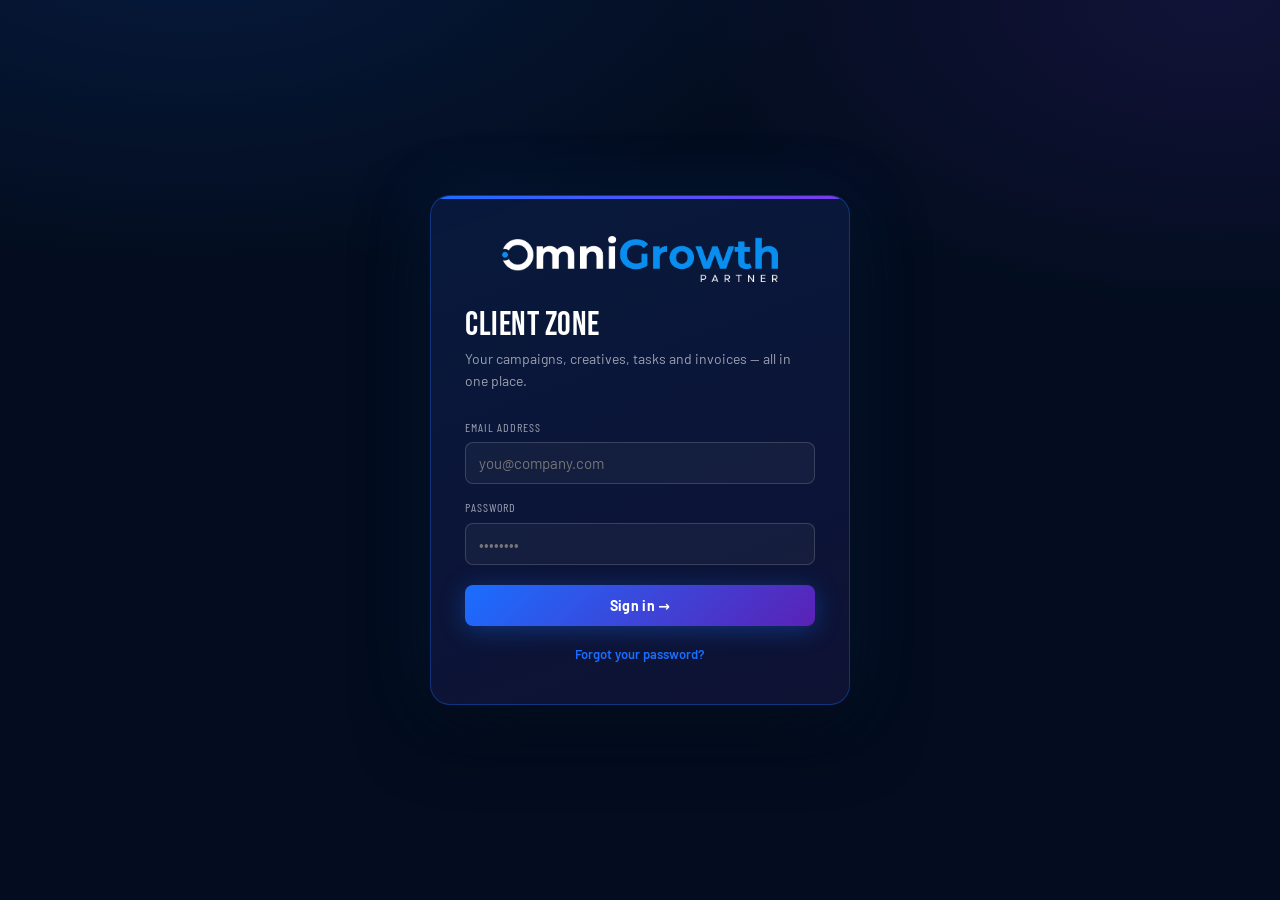
<file: clients/index.html>
<!DOCTYPE html>
<html lang="en">
<head>
<meta charset="utf-8">
<meta name="viewport" content="width=device-width, initial-scale=1">
<meta name="robots" content="noindex, nofollow">
<title>Client Zone — OmniGrowth</title>
<link rel="icon" href="/logo.png">
<link href="https://fonts.googleapis.com/css2?family=Barlow:wght@400;500;600;700&family=Barlow+Condensed:wght@500;600&family=Bebas+Neue&display=swap" rel="stylesheet">
<link rel="stylesheet" href="cz.css?v=4">
</head>
<body>
<div class="shell">

  <header class="topbar">
    <div class="wrap topbar-inner">
      <a class="brand" href="index.html">
        <img src="/logo.png" alt="OmniGrowth Partner" onerror="this.outerHTML='<span class=\'brand-text\'>OMNI<span>GROWTH</span></span>'">
      </a>
      <div class="who">
        <span id="who-client"></span>
        <span class="email" id="who-email"></span>
        <a id="link-admin" class="pill blue" href="admin.html" hidden>Admin</a>
        <button class="btn ghost sm" id="btn-signout">Sign out</button>
      </div>
    </div>
  </header>

  <div class="wrap">
    <nav class="tabs" id="tabs">
      <button class="tab active" data-view="home">Home</button>
      <button class="tab" data-view="dashboard">Dashboard</button>
      <button class="tab" data-view="tasks">To-Do<span class="dot" id="dot-tasks" hidden>0</span></button>
      <button class="tab" data-view="invoices">Invoices</button>
      <button class="tab" data-view="messages">Messages<span class="dot" id="dot-msgs" hidden>0</span></button>
    </nav>
  </div>

  <main class="wrap">
    <div class="loader" id="boot">Loading your client zone…</div>

    <!-- ================= HOME ================= -->
    <section class="view" id="view-home">
      <div class="view-head">
        <div>
          <h1 id="home-title">WELCOME</h1>
          <p id="home-sub"></p>
        </div>
      </div>
      <div id="home-welcome"></div>
      <div id="home-resources"></div>
    </section>

    <!-- ================= DASHBOARD ================= -->
    <section class="view" id="view-dashboard">
      <div class="view-head">
        <div>
          <h1>PERFORMANCE</h1>
          <p id="dash-period">Latest reporting period</p>
        </div>
      </div>
      <div id="dash-body"></div>
    </section>

    <!-- ================= TASKS ================= -->
    <section class="view" id="view-tasks">
      <div class="view-head">
        <div>
          <h1>TO-DO LIST</h1>
          <p>What's with us, and what we need from you.</p>
        </div>
      </div>
      <div class="grid c2" id="tasks-body"></div>
    </section>

    <!-- ================= INVOICES ================= -->
    <section class="view" id="view-invoices">
      <div class="view-head">
        <div>
          <h1>INVOICES</h1>
          <p>Download any invoice as a PDF.</p>
        </div>
        <div class="spacer"></div>
        <div id="inv-outstanding"></div>
      </div>
      <div class="card" id="invoices-body"></div>
    </section>

    <!-- ================= MESSAGES ================= -->
    <section class="view" id="view-messages">
      <div class="view-head">
        <div>
          <h1>MESSAGES</h1>
          <p>Talk to us directly — no email chains.</p>
        </div>
        <div class="spacer"></div>
        <button class="btn sm" id="btn-new-thread">+ New conversation</button>
      </div>
      <div class="msg-layout">
        <aside class="thread-list" id="thread-list"></aside>
        <div class="msg-pane">
          <div class="msg-scroll" id="msg-scroll"></div>
          <form class="composer" id="composer">
            <textarea id="msg-input" placeholder="Write a message…" rows="1"></textarea>
            <button class="btn" type="submit" id="btn-send">Send</button>
          </form>
        </div>
      </div>
    </section>
  </main>
</div>

<script type="module" src="cz-app.js?v=4"></script>
</body>
</html>
</file>
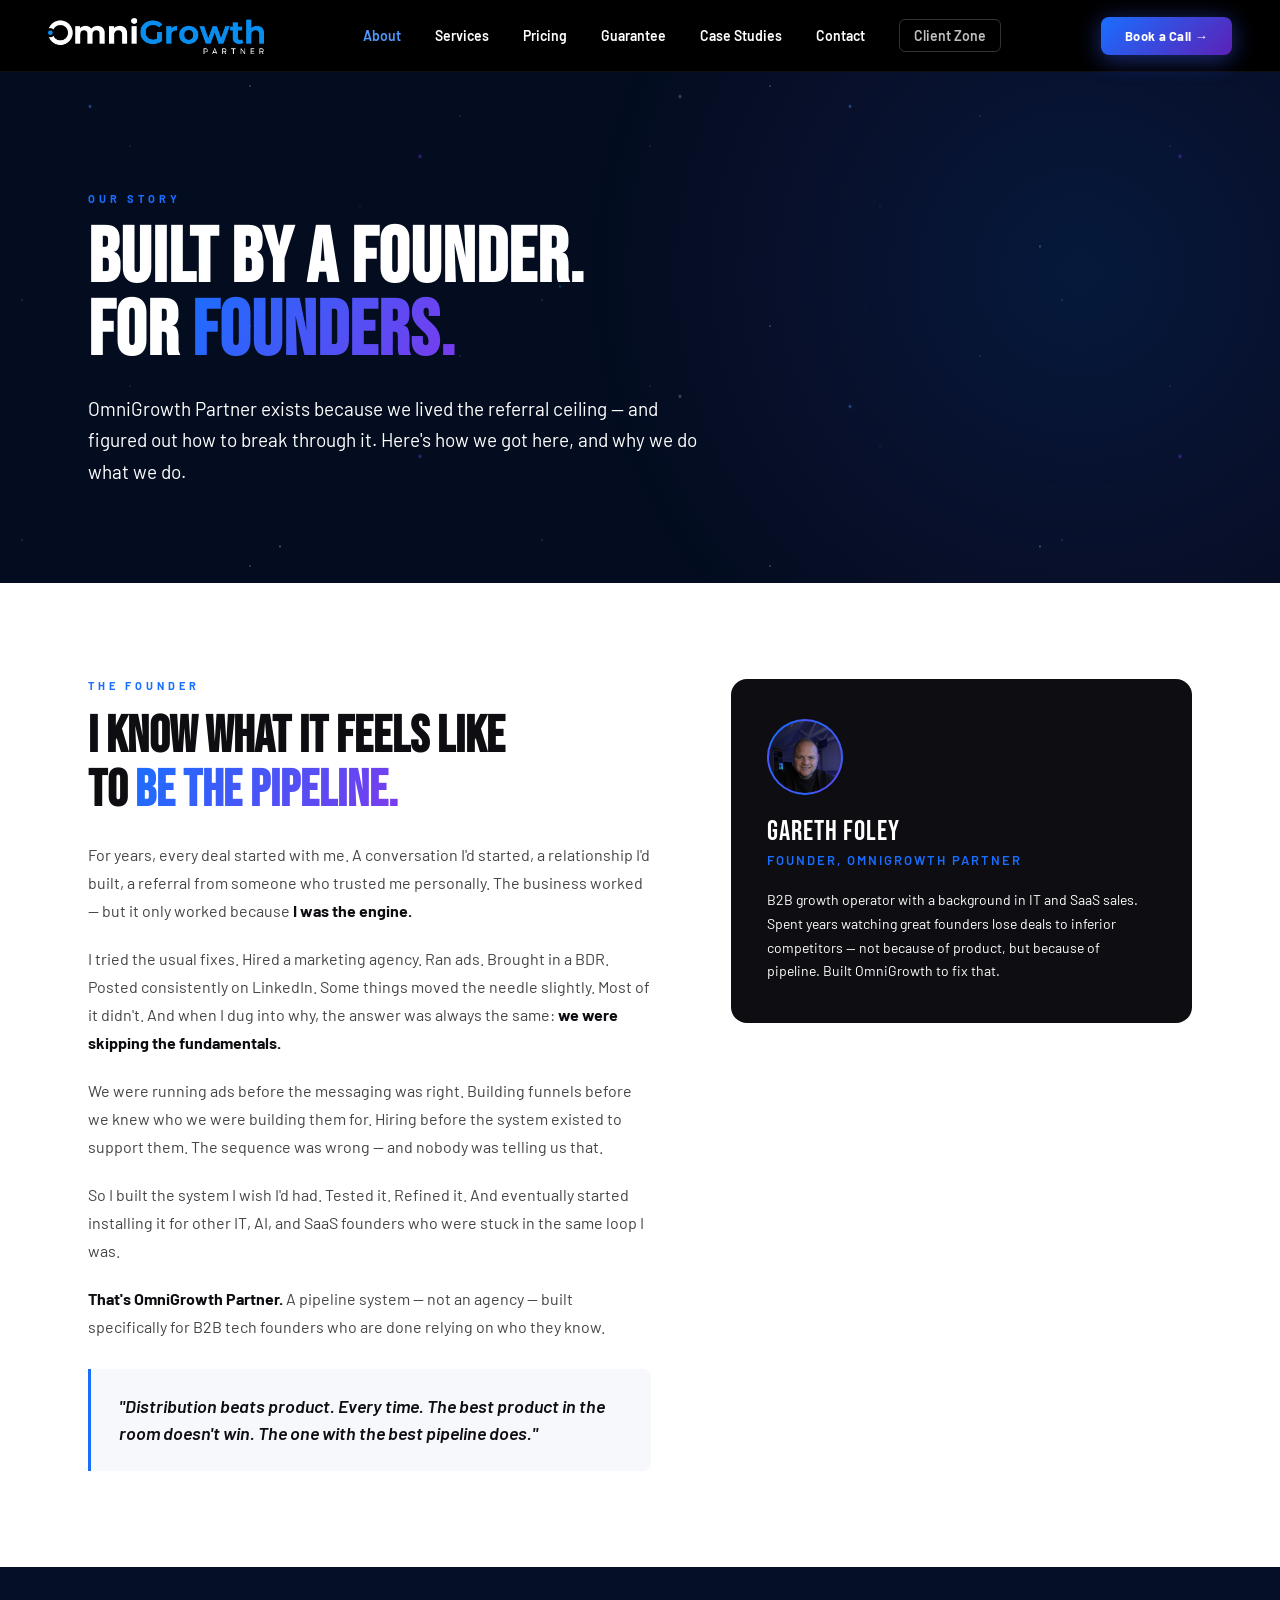
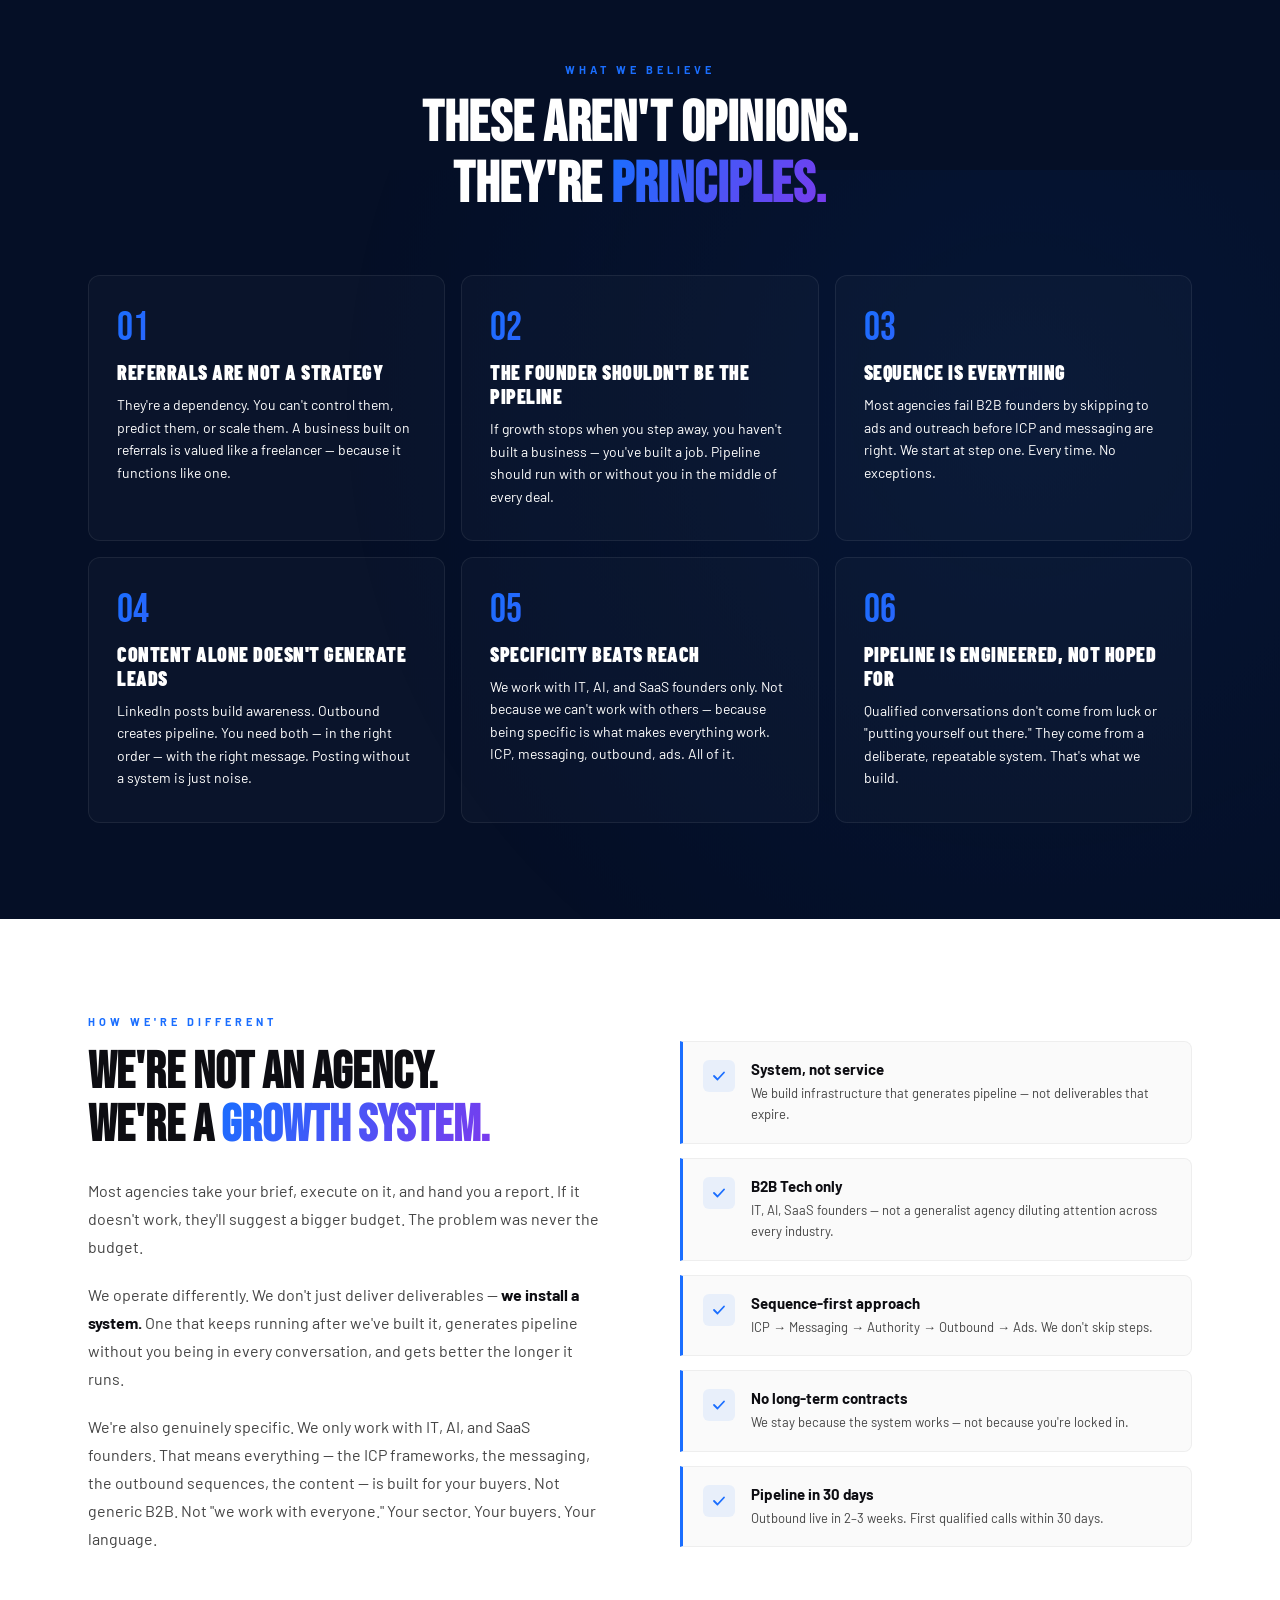
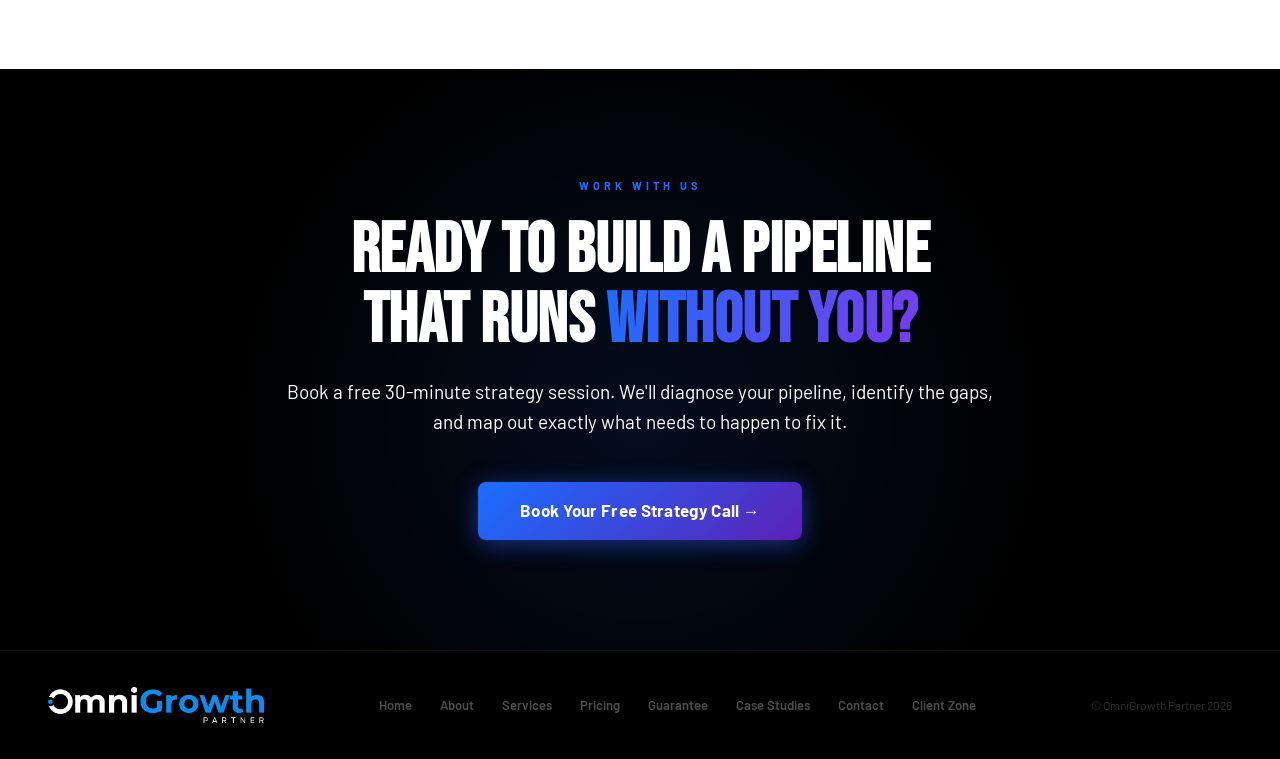
<file: about.html>
<!DOCTYPE html>
<html lang="en">
<head>
<meta charset="UTF-8">
<meta name="viewport" content="width=device-width, initial-scale=1.0">
<title>About — OmniGrowth Partner</title>
<meta name="description" content="The story behind OmniGrowth Partner and why we exist to help IT, AI, and SaaS founders build predictable pipeline.">
<link href="https://fonts.googleapis.com/css2?family=Bebas+Neue&family=Barlow+Condensed:wght@600;700;900&family=Barlow:wght@400;500;600;700;900&display=swap" rel="stylesheet">
<link rel="stylesheet" href="styles.css">
<link rel="icon" type="image/png" href="logo.png">
</head>
<body>

<div id="scrollbar"></div>

<header>
  <a href="index.html" class="logo-wrap">
    <img src="logo.png" alt="OmniGrowth Partner" class="logo-img" onerror="this.style.display='none';this.nextElementSibling.style.display='block'">
    <span class="logo-text">OMNI<span>GROWTH</span></span>
  </a>
  <nav>
    <a href="about.html" style="color:#4d9aff;">About</a>
    <a href="services.html">Services</a>
    <a href="pricing.html">Pricing</a>
    <a href="guarantee.html">Guarantee</a>
    <a href="case-studies.html">Case Studies</a>
    <a href="contact.html">Contact</a>
    <a href="/clients/login.html" class="nav-client">Client Zone</a>
  </nav>
  <button class="nav-toggle" onclick="toggleNav()" aria-label="Menu"><span></span><span></span><span></span></button>
  <a href="https://calendly.com/gareth-omnigrowthpartner/30min" target="_blank" rel="noopener" class="btn-primary sm">Book a Call →</a>
</header>
<div class="nav-mobile" id="mobileNav">
  <a href="index.html" onclick="toggleNav()">Home</a>
  <a href="about.html" onclick="toggleNav()">About</a>
  <a href="services.html" onclick="toggleNav()">Services</a>
  <a href="pricing.html" onclick="toggleNav()">Pricing</a>
  <a href="guarantee.html" onclick="toggleNav()">Guarantee</a>
  <a href="case-studies.html" onclick="toggleNav()">Case Studies</a>
  <a href="contact.html" onclick="toggleNav()">Contact</a>
  <a href="/clients/login.html" onclick="toggleNav()">Client Zone</a>
  <a href="https://calendly.com/gareth-omnigrowthpartner/30min" target="_blank" rel="noopener" class="btn-primary">Book Your Free Strategy Call →</a>
</div>

<!-- PAGE HERO -->
<section class="page-hero">
  <div class="hero-stars s-far px" data-speed="0.04"></div>
  <div class="hero-stars s-near px" data-speed="0.12"></div>
  <div class="hero-glow-1"></div>
  <div class="container">
    <div class="page-hero-inner">
      <span class="label-tag rv in">Our Story</span>
      <h1 class="page-headline rv in d1">Built by a Founder.<br>For <span class="grad">Founders.</span></h1>
      <p class="page-sub rv in d2">OmniGrowth Partner exists because we lived the referral ceiling — and figured out how to break through it. Here's how we got here, and why we do what we do.</p>
    </div>
  </div>
</section>

<!-- FOUNDER STORY — WHITE -->
<section class="sec-white">
  <div class="px px-grid-light" data-speed="0.10"></div>
  <div class="container">
    <div class="story-layout">
      <div class="story-text rv-l">
        <span class="label-tag">The Founder</span>
        <h2>I Know What It Feels Like<br>to <span class="grad">Be the Pipeline.</span></h2>
        <p>For years, every deal started with me. A conversation I'd started, a relationship I'd built, a referral from someone who trusted me personally. The business worked — but it only worked because <strong>I was the engine.</strong></p>
        <p>I tried the usual fixes. Hired a marketing agency. Ran ads. Brought in a BDR. Posted consistently on LinkedIn. Some things moved the needle slightly. Most of it didn't. And when I dug into why, the answer was always the same: <strong>we were skipping the fundamentals.</strong></p>
        <p>We were running ads before the messaging was right. Building funnels before we knew who we were building them for. Hiring before the system existed to support them. The sequence was wrong — and nobody was telling us that.</p>
        <p>So I built the system I wish I'd had. Tested it. Refined it. And eventually started installing it for other IT, AI, and SaaS founders who were stuck in the same loop I was.</p>
        <p><strong>That's OmniGrowth Partner.</strong> A pipeline system — not an agency — built specifically for B2B tech founders who are done relying on who they know.</p>
        <div class="story-pull">
          <p>"Distribution beats product. Every time. The best product in the room doesn't win. The one with the best pipeline does."</p>
        </div>
      </div>
      <div class="rv-r d2">
        <div class="founder-card">
          <div class="founder-avatar" style="overflow:hidden;position:relative;"><span style="position:absolute;inset:0;display:flex;align-items:center;justify-content:center;">G</span><img src="founder.jpg" alt="Gareth Foley, Founder of OmniGrowth Partner" style="position:relative;width:100%;height:100%;object-fit:cover;object-position:center top;display:block;" onerror="this.style.display='none'"></div>
          <div class="founder-name">Gareth Foley</div>
          <div class="founder-role">Founder, OmniGrowth Partner</div>
          <div class="founder-bio">B2B growth operator with a background in IT and SaaS sales. Spent years watching great founders lose deals to inferior competitors — not because of product, but because of pipeline. Built OmniGrowth to fix that.</div>
        </div>
      </div>
    </div>
  </div>
</section>

<!-- BELIEFS — DARK -->
<section class="sec-navy">
  <div class="px" data-speed="0.2" style="background:radial-gradient(circle at 80% 20%,rgba(26,110,255,.07),transparent 50%);"></div>
  <div class="container">
    <div class="center-head">
      <span class="label-tag rv" style="text-align:center;">What We Believe</span>
      <h2 class="section-headline rv d1">These Aren't Opinions.<br>They're <span class="grad">Principles.</span></h2>
    </div>
    <div class="beliefs-grid">
      <div class="belief-card rv d1"><div class="belief-num">01</div><div class="belief-title">Referrals Are Not a Strategy</div><div class="belief-desc">They're a dependency. You can't control them, predict them, or scale them. A business built on referrals is valued like a freelancer — because it functions like one.</div></div>
      <div class="belief-card rv d2"><div class="belief-num">02</div><div class="belief-title">The Founder Shouldn't Be the Pipeline</div><div class="belief-desc">If growth stops when you step away, you haven't built a business — you've built a job. Pipeline should run with or without you in the middle of every deal.</div></div>
      <div class="belief-card rv d3"><div class="belief-num">03</div><div class="belief-title">Sequence Is Everything</div><div class="belief-desc">Most agencies fail B2B founders by skipping to ads and outreach before ICP and messaging are right. We start at step one. Every time. No exceptions.</div></div>
      <div class="belief-card rv d2"><div class="belief-num">04</div><div class="belief-title">Content Alone Doesn't Generate Leads</div><div class="belief-desc">LinkedIn posts build awareness. Outbound creates pipeline. You need both — in the right order — with the right message. Posting without a system is just noise.</div></div>
      <div class="belief-card rv d3"><div class="belief-num">05</div><div class="belief-title">Specificity Beats Reach</div><div class="belief-desc">We work with IT, AI, and SaaS founders only. Not because we can't work with others — because being specific is what makes everything work. ICP, messaging, outbound, ads. All of it.</div></div>
      <div class="belief-card rv d4"><div class="belief-num">06</div><div class="belief-title">Pipeline Is Engineered, Not Hoped For</div><div class="belief-desc">Qualified conversations don't come from luck or "putting yourself out there." They come from a deliberate, repeatable system. That's what we build.</div></div>
    </div>
  </div>
</section>

<!-- HOW WE'RE DIFFERENT — WHITE -->
<section class="sec-white">
  <div class="px px-grid-light" data-speed="0.10"></div>
  <div class="container">
    <div class="approach-layout">
      <div class="approach-text rv-l">
        <span class="label-tag">How We're Different</span>
        <h2>We're Not an Agency.<br>We're a <span class="grad">Growth System.</span></h2>
        <p>Most agencies take your brief, execute on it, and hand you a report. If it doesn't work, they'll suggest a bigger budget. The problem was never the budget.</p>
        <p>We operate differently. We don't just deliver deliverables — <strong>we install a system.</strong> One that keeps running after we've built it, generates pipeline without you being in every conversation, and gets better the longer it runs.</p>
        <p>We're also genuinely specific. We only work with IT, AI, and SaaS founders. That means everything — the ICP frameworks, the messaging, the outbound sequences, the content — is built for your buyers. Not generic B2B. Not "we work with everyone." Your sector. Your buyers. Your language.</p>
      </div>
      <div class="difference-list rv-r d2">
        <div class="diff-item"><div class="diff-icon"><svg width="16" height="16" viewBox="0 0 16 16" fill="none"><path d="M3 8l3.5 3.5L13 4.5" stroke="#1a6eff" stroke-width="1.8" stroke-linecap="round" stroke-linejoin="round"/></svg></div><div class="diff-body"><strong>System, not service</strong><span>We build infrastructure that generates pipeline — not deliverables that expire.</span></div></div>
        <div class="diff-item"><div class="diff-icon"><svg width="16" height="16" viewBox="0 0 16 16" fill="none"><path d="M3 8l3.5 3.5L13 4.5" stroke="#1a6eff" stroke-width="1.8" stroke-linecap="round" stroke-linejoin="round"/></svg></div><div class="diff-body"><strong>B2B Tech only</strong><span>IT, AI, SaaS founders — not a generalist agency diluting attention across every industry.</span></div></div>
        <div class="diff-item"><div class="diff-icon"><svg width="16" height="16" viewBox="0 0 16 16" fill="none"><path d="M3 8l3.5 3.5L13 4.5" stroke="#1a6eff" stroke-width="1.8" stroke-linecap="round" stroke-linejoin="round"/></svg></div><div class="diff-body"><strong>Sequence-first approach</strong><span>ICP → Messaging → Authority → Outbound → Ads. We don't skip steps.</span></div></div>
        <div class="diff-item"><div class="diff-icon"><svg width="16" height="16" viewBox="0 0 16 16" fill="none"><path d="M3 8l3.5 3.5L13 4.5" stroke="#1a6eff" stroke-width="1.8" stroke-linecap="round" stroke-linejoin="round"/></svg></div><div class="diff-body"><strong>No long-term contracts</strong><span>We stay because the system works — not because you're locked in.</span></div></div>
        <div class="diff-item"><div class="diff-icon"><svg width="16" height="16" viewBox="0 0 16 16" fill="none"><path d="M3 8l3.5 3.5L13 4.5" stroke="#1a6eff" stroke-width="1.8" stroke-linecap="round" stroke-linejoin="round"/></svg></div><div class="diff-body"><strong>Pipeline in 30 days</strong><span>Outbound live in 2–3 weeks. First qualified calls within 30 days.</span></div></div>
      </div>
    </div>
  </div>
</section>

<!-- CTA -->
<section class="final-cta">
  <div class="px" data-speed="0.25" style="background:radial-gradient(circle at 50% 50%,rgba(26,110,255,.12),transparent 55%);"></div>
  <div class="container">
    <div class="final-eyebrow rv">Work With Us</div>
    <h2 class="final-headline rv d1">Ready to Build a Pipeline<br>That Runs <span class="grad">Without You?</span></h2>
    <p class="final-sub rv d2">Book a free 30-minute strategy session. We'll diagnose your pipeline, identify the gaps,<br>and map out exactly what needs to happen to fix it.</p>
    <a href="https://calendly.com/gareth-omnigrowthpartner/30min" target="_blank" rel="noopener" class="btn-primary rv d3" style="font-size:17px;padding:18px 42px;">Book Your Free Strategy Call →</a>
  </div>
</section>

<footer>
  <a href="index.html" class="logo-wrap">
    <img src="logo.png" alt="OmniGrowth Partner" class="logo-img" onerror="this.style.display='none';this.nextElementSibling.style.display='block'">
    <span class="logo-text">OMNI<span>GROWTH</span></span>
  </a>
  <nav class="footer-nav">
    <a href="index.html">Home</a><a href="about.html">About</a><a href="services.html">Services</a><a href="pricing.html">Pricing</a><a href="guarantee.html">Guarantee</a><a href="case-studies.html">Case Studies</a><a href="contact.html">Contact</a><a href="/clients/login.html">Client Zone</a>
  </nav>
  <span class="footer-copy">© OmniGrowth Partner 2026</span>
</footer>

<script src="main.js"></script>
</body>
</html>
</file>
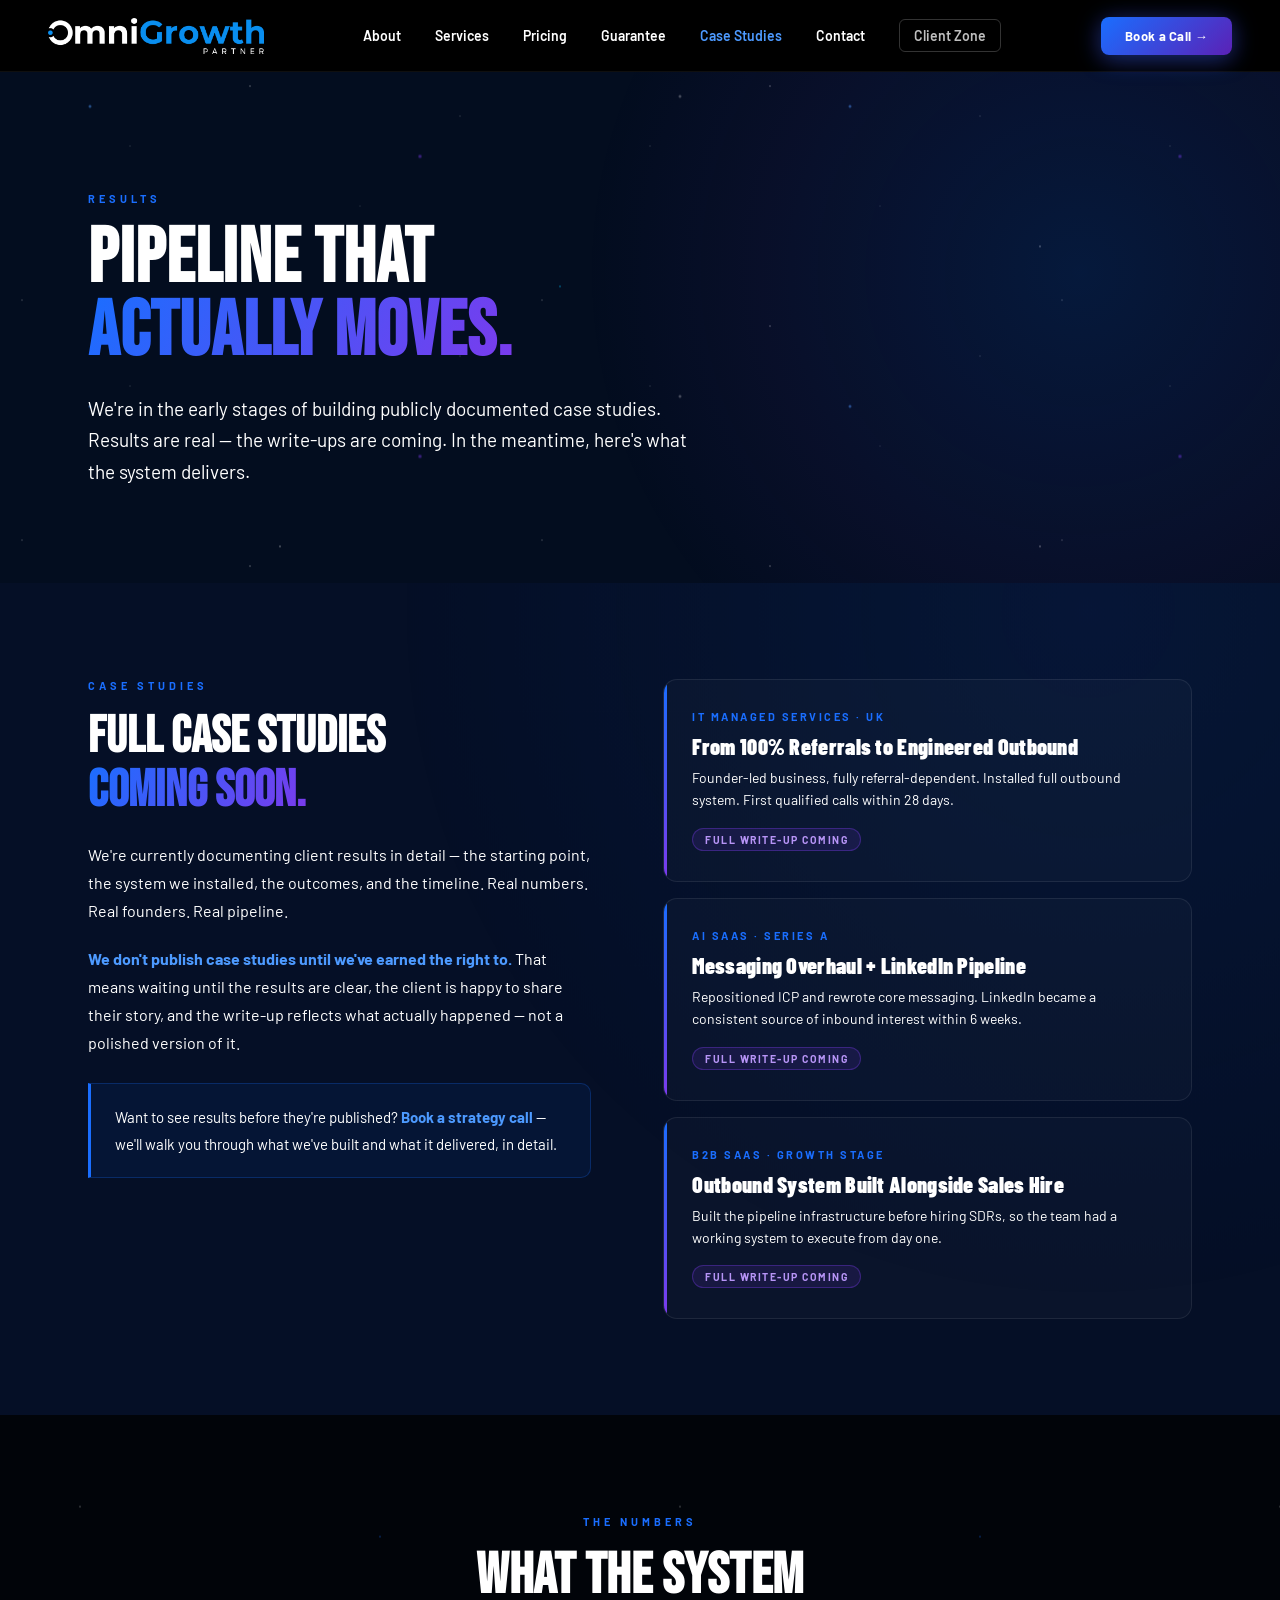
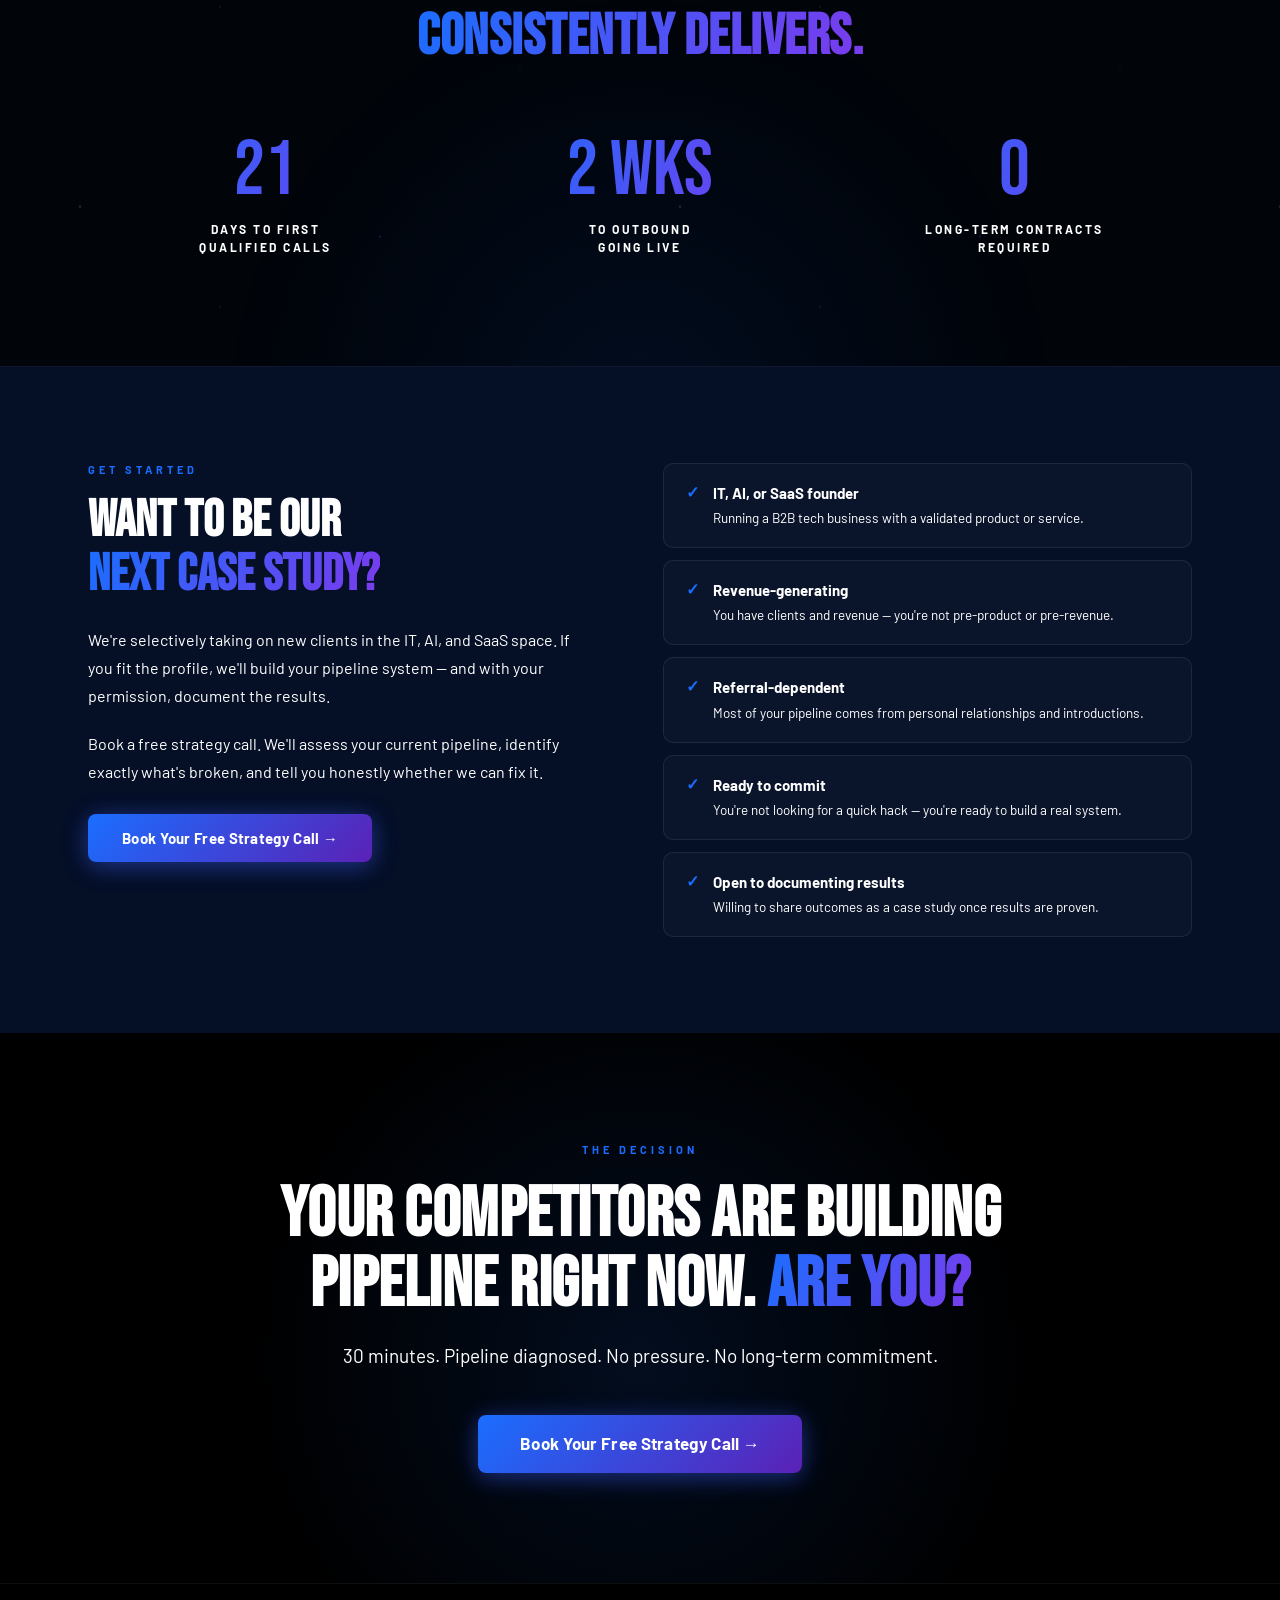
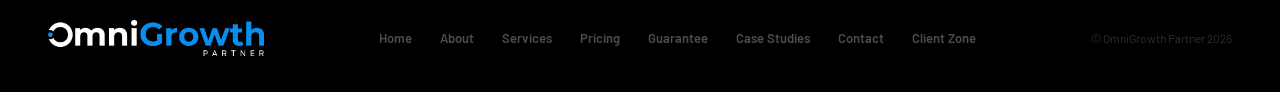
<file: case-studies.html>
<!DOCTYPE html>
<html lang="en">
<head>
<meta charset="UTF-8">
<meta name="viewport" content="width=device-width, initial-scale=1.0">
<title>Case Studies — OmniGrowth Partner</title>
<meta name="description" content="Real pipeline results for IT, AI, and SaaS founders. Full case study write-ups coming soon.">
<link href="https://fonts.googleapis.com/css2?family=Bebas+Neue&family=Barlow+Condensed:wght@600;700;900&family=Barlow:wght@400;500;600;700;900&display=swap" rel="stylesheet">
<link rel="stylesheet" href="styles.css">
<link rel="icon" type="image/png" href="logo.png">
</head>
<body>

<div id="scrollbar"></div>

<header>
  <a href="index.html" class="logo-wrap">
    <img src="logo.png" alt="OmniGrowth Partner" class="logo-img" onerror="this.style.display='none';this.nextElementSibling.style.display='block'">
    <span class="logo-text">OMNI<span>GROWTH</span></span>
  </a>
  <nav>
    <a href="about.html">About</a>
    <a href="services.html">Services</a>
    <a href="pricing.html">Pricing</a>
    <a href="guarantee.html">Guarantee</a>
    <a href="case-studies.html" style="color:#4d9aff;">Case Studies</a>
    <a href="contact.html">Contact</a>
    <a href="/clients/login.html" class="nav-client">Client Zone</a>
  </nav>
  <button class="nav-toggle" onclick="toggleNav()" aria-label="Menu"><span></span><span></span><span></span></button>
  <a href="https://calendly.com/gareth-omnigrowthpartner/30min" target="_blank" rel="noopener" class="btn-primary sm">Book a Call →</a>
</header>
<div class="nav-mobile" id="mobileNav">
  <a href="index.html" onclick="toggleNav()">Home</a>
  <a href="about.html" onclick="toggleNav()">About</a>
  <a href="services.html" onclick="toggleNav()">Services</a>
  <a href="pricing.html" onclick="toggleNav()">Pricing</a>
  <a href="guarantee.html" onclick="toggleNav()">Guarantee</a>
  <a href="case-studies.html" onclick="toggleNav()">Case Studies</a>
  <a href="contact.html" onclick="toggleNav()">Contact</a>
  <a href="/clients/login.html" onclick="toggleNav()">Client Zone</a>
  <a href="https://calendly.com/gareth-omnigrowthpartner/30min" target="_blank" rel="noopener" class="btn-primary">Book Your Free Strategy Call →</a>
</div>

<!-- PAGE HERO -->
<section class="page-hero">
  <div class="hero-stars s-far px" data-speed="0.04"></div>
  <div class="hero-stars s-near px" data-speed="0.12"></div>
  <div class="hero-glow-1"></div>
  <div class="container">
    <div class="page-hero-inner">
      <span class="label-tag rv in">Results</span>
      <h1 class="page-headline rv in d1">Pipeline That<br><span class="grad">Actually Moves.</span></h1>
      <p class="page-sub rv in d2">We're in the early stages of building publicly documented case studies. Results are real — the write-ups are coming. In the meantime, here's what the system delivers.</p>
    </div>
  </div>
</section>

<!-- COMING SOON — DARK NAVY -->
<section class="sec-navy">
  <div class="px" data-speed="0.2" style="background:radial-gradient(circle at 85% 15%,rgba(26,110,255,.08),transparent 50%);"></div>
  <div class="container">
    <div class="cs-layout">
      <div class="cs-text rv-l">
        <span class="label-tag">Case Studies</span>
        <h2>Full Case Studies<br><span class="grad">Coming Soon.</span></h2>
        <p>We're currently documenting client results in detail — the starting point, the system we installed, the outcomes, and the timeline. Real numbers. Real founders. Real pipeline.</p>
        <p><strong style="color:#4d9aff;">We don't publish case studies until we've earned the right to.</strong> That means waiting until the results are clear, the client is happy to share their story, and the write-up reflects what actually happened — not a polished version of it.</p>
        <div class="cs-note">
          <p>Want to see results before they're published? <strong style="color:#4d9aff;">Book a strategy call</strong> — we'll walk you through what we've built and what it delivered, in detail.</p>
        </div>
      </div>
      <div class="cs-cards rv-r d2">
        <div class="cs-card">
          <div class="cs-sector">IT Managed Services · UK</div>
          <div class="cs-title">From 100% Referrals to Engineered Outbound</div>
          <div class="cs-result">Founder-led business, fully referral-dependent. Installed full outbound system. First qualified calls within 28 days.</div>
          <span class="cs-badge">Full write-up coming</span>
        </div>
        <div class="cs-card">
          <div class="cs-sector">AI SaaS · Series A</div>
          <div class="cs-title">Messaging Overhaul + LinkedIn Pipeline</div>
          <div class="cs-result">Repositioned ICP and rewrote core messaging. LinkedIn became a consistent source of inbound interest within 6 weeks.</div>
          <span class="cs-badge">Full write-up coming</span>
        </div>
        <div class="cs-card">
          <div class="cs-sector">B2B SaaS · Growth Stage</div>
          <div class="cs-title">Outbound System Built Alongside Sales Hire</div>
          <div class="cs-result">Built the pipeline infrastructure before hiring SDRs, so the team had a working system to execute from day one.</div>
          <span class="cs-badge">Full write-up coming</span>
        </div>
      </div>
    </div>
  </div>
</section>

<!-- METRICS — STATS BAND -->
<section class="stats-band">
  <div class="stars px" data-speed="0.16" style="position:absolute;inset:-15% 0;background-image:radial-gradient(1.5px 1.5px at 80px 40px,rgba(255,255,255,.3),transparent),radial-gradient(1px 1px at 220px 140px,rgba(255,255,255,.22),transparent),radial-gradient(1.5px 1.5px at 380px 70px,rgba(26,110,255,.45),transparent),radial-gradient(1px 1px at 520px 200px,rgba(124,58,237,.4),transparent);background-size:600px 300px;"></div>
  <div class="px" data-speed="0.3" style="background:radial-gradient(circle at 50% 60%,rgba(26,110,255,.09),transparent 55%);"></div>
  <div class="container">
    <span class="label-tag rv" style="text-align:center;">The Numbers</span>
    <h2 class="section-headline rv d1">What the System<br><span class="grad">Consistently Delivers.</span></h2>
    <div class="stats-grid" style="grid-template-columns:repeat(3,1fr);">
      <div class="stat-cell rv d1"><div class="stat-num"><em class="count" data-to="30" style="font-style:normal;">0</em></div><div class="stat-lbl">Days to first<br>qualified calls</div></div>
      <div class="stat-cell rv d2"><div class="stat-num"><em class="count" data-to="3" style="font-style:normal;">0</em> wks</div><div class="stat-lbl">To outbound<br>going live</div></div>
      <div class="stat-cell rv d3"><div class="stat-num"><em class="count" data-to="0" style="font-style:normal;">0</em></div><div class="stat-lbl">Long-term contracts<br>required</div></div>
    </div>
  </div>
</section>

<!-- BE OUR NEXT CASE STUDY — DARK NAVY -->
<section class="sec-navy" style="border-top:1px solid rgba(255,255,255,.04);">
  <div class="container">
    <div class="cs-layout">
      <div class="cs-text rv-l">
        <span class="label-tag">Get Started</span>
        <h2>Want to Be Our<br><span class="grad">Next Case Study?</span></h2>
        <p>We're selectively taking on new clients in the IT, AI, and SaaS space. If you fit the profile, we'll build your pipeline system — and with your permission, document the results.</p>
        <p>Book a free strategy call. We'll assess your current pipeline, identify exactly what's broken, and tell you honestly whether we can fix it.</p>
        <a href="https://calendly.com/gareth-omnigrowthpartner/30min" target="_blank" rel="noopener" class="btn-primary" style="margin-top:8px;">Book Your Free Strategy Call →</a>
      </div>
      <div class="criteria-list rv-r d2">
        <div class="criteria-item"><span><strong>IT, AI, or SaaS founder</strong><span>Running a B2B tech business with a validated product or service.</span></span></div>
        <div class="criteria-item"><span><strong>Revenue-generating</strong><span>You have clients and revenue — you're not pre-product or pre-revenue.</span></span></div>
        <div class="criteria-item"><span><strong>Referral-dependent</strong><span>Most of your pipeline comes from personal relationships and introductions.</span></span></div>
        <div class="criteria-item"><span><strong>Ready to commit</strong><span>You're not looking for a quick hack — you're ready to build a real system.</span></span></div>
        <div class="criteria-item"><span><strong>Open to documenting results</strong><span>Willing to share outcomes as a case study once results are proven.</span></span></div>
      </div>
    </div>
  </div>
</section>

<!-- CTA -->
<section class="final-cta">
  <div class="px" data-speed="0.25" style="background:radial-gradient(circle at 50% 50%,rgba(26,110,255,.12),transparent 55%);"></div>
  <div class="container">
    <div class="final-eyebrow rv">The Decision</div>
    <h2 class="final-headline rv d1">Your Competitors Are Building<br>Pipeline Right Now. <span class="grad">Are You?</span></h2>
    <p class="final-sub rv d2">30 minutes. Pipeline diagnosed. No pressure. No long-term commitment.</p>
    <a href="https://calendly.com/gareth-omnigrowthpartner/30min" target="_blank" rel="noopener" class="btn-primary rv d3" style="font-size:17px;padding:18px 42px;">Book Your Free Strategy Call →</a>
  </div>
</section>

<footer>
  <a href="index.html" class="logo-wrap">
    <img src="logo.png" alt="OmniGrowth Partner" class="logo-img" onerror="this.style.display='none';this.nextElementSibling.style.display='block'">
    <span class="logo-text">OMNI<span>GROWTH</span></span>
  </a>
  <nav class="footer-nav">
    <a href="index.html">Home</a><a href="about.html">About</a><a href="services.html">Services</a><a href="pricing.html">Pricing</a><a href="guarantee.html">Guarantee</a><a href="case-studies.html">Case Studies</a><a href="contact.html">Contact</a><a href="/clients/login.html">Client Zone</a>
  </nav>
  <span class="footer-copy">© OmniGrowth Partner 2026</span>
</footer>

<script src="main.js"></script>
</body>
</html>
</file>
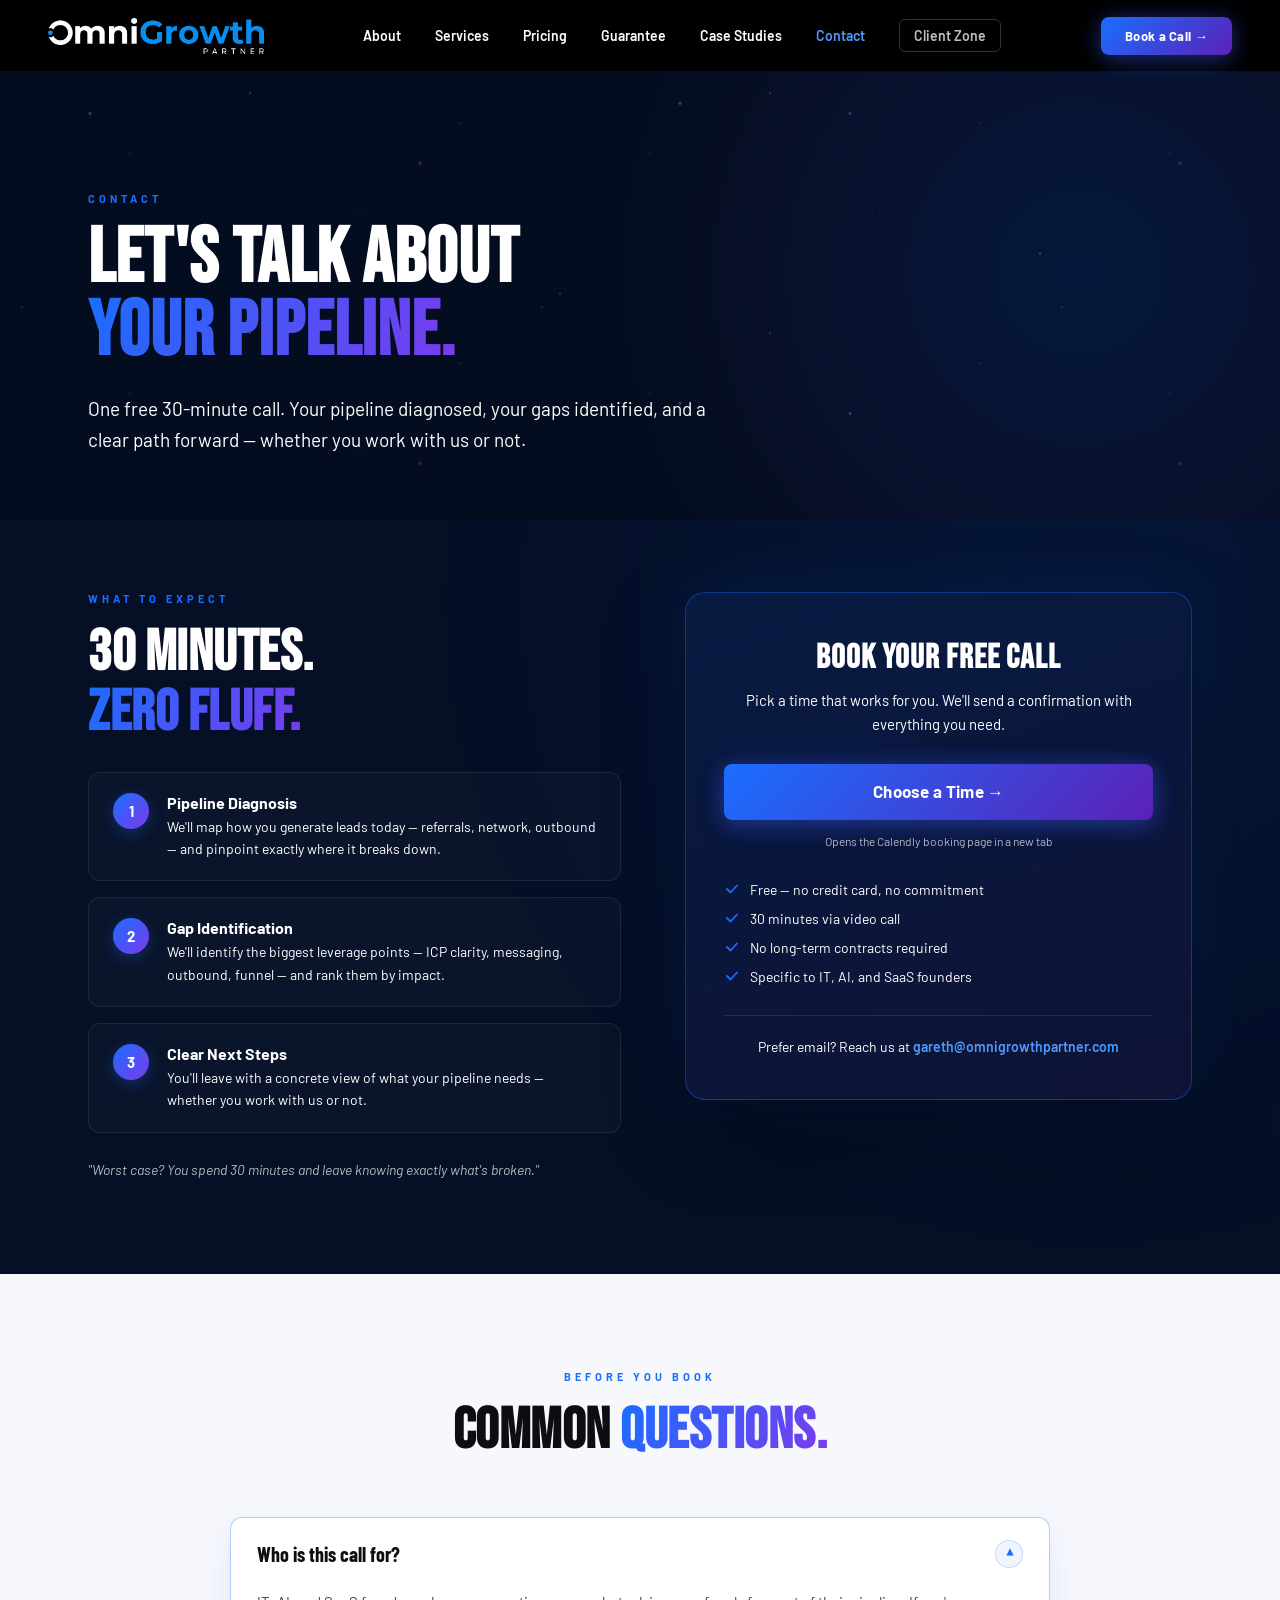
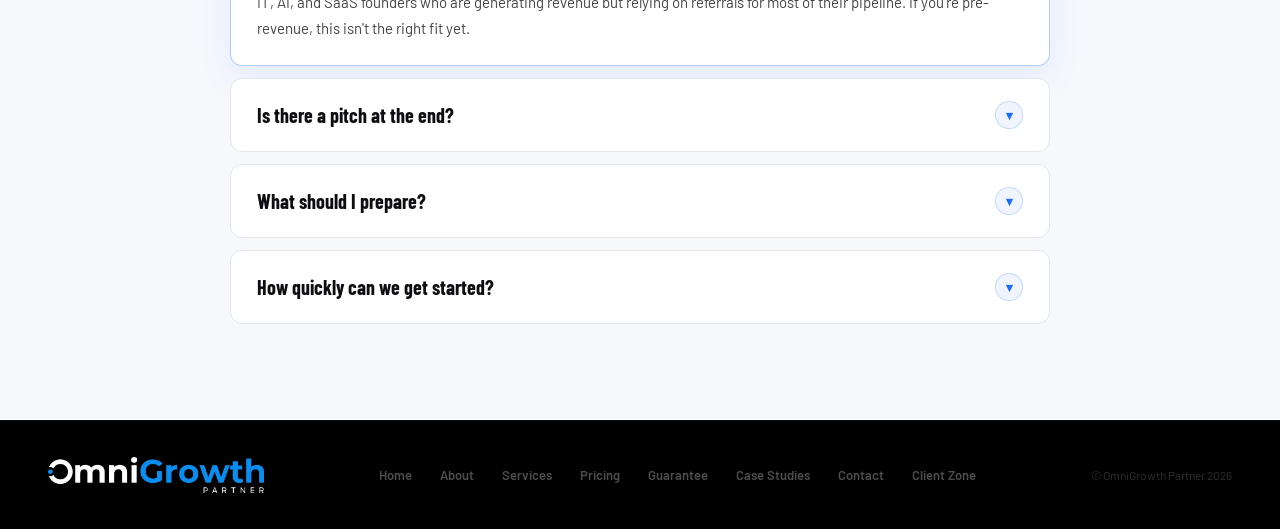
<file: contact.html>
<!DOCTYPE html>
<html lang="en">
<head>
<meta charset="UTF-8">
<meta name="viewport" content="width=device-width, initial-scale=1.0">
<title>Contact — OmniGrowth Partner</title>
<meta name="description" content="Book a free 30-minute pipeline strategy call with OmniGrowth Partner — for IT, AI, and SaaS founders.">
<link href="https://fonts.googleapis.com/css2?family=Bebas+Neue&family=Barlow+Condensed:wght@600;700;900&family=Barlow:wght@400;500;600;700;900&display=swap" rel="stylesheet">
<link rel="stylesheet" href="styles.css">
<link rel="icon" type="image/png" href="logo.png">
</head>
<body>

<div id="scrollbar"></div>

<header>
  <a href="index.html" class="logo-wrap">
    <img src="logo.png" alt="OmniGrowth Partner" class="logo-img" onerror="this.style.display='none';this.nextElementSibling.style.display='block'">
    <span class="logo-text">OMNI<span>GROWTH</span></span>
  </a>
  <nav>
    <a href="about.html">About</a>
    <a href="services.html">Services</a>
    <a href="pricing.html">Pricing</a>
    <a href="guarantee.html">Guarantee</a>
    <a href="case-studies.html">Case Studies</a>
    <a href="contact.html" style="color:#4d9aff;">Contact</a>
    <a href="/clients/login.html" class="nav-client">Client Zone</a>
  </nav>
  <button class="nav-toggle" onclick="toggleNav()" aria-label="Menu"><span></span><span></span><span></span></button>
  <a href="https://calendly.com/gareth-omnigrowthpartner/30min" target="_blank" rel="noopener" class="btn-primary sm">Book a Call →</a>
</header>
<div class="nav-mobile" id="mobileNav">
  <a href="index.html" onclick="toggleNav()">Home</a>
  <a href="about.html" onclick="toggleNav()">About</a>
  <a href="services.html" onclick="toggleNav()">Services</a>
  <a href="pricing.html" onclick="toggleNav()">Pricing</a>
  <a href="guarantee.html" onclick="toggleNav()">Guarantee</a>
  <a href="case-studies.html" onclick="toggleNav()">Case Studies</a>
  <a href="contact.html" onclick="toggleNav()">Contact</a>
  <a href="/clients/login.html" onclick="toggleNav()">Client Zone</a>
  <a href="https://calendly.com/gareth-omnigrowthpartner/30min" target="_blank" rel="noopener" class="btn-primary">Book Your Free Strategy Call →</a>
</div>

<!-- PAGE HERO -->
<section class="page-hero" style="padding-bottom:64px;">
  <div class="hero-stars s-far px" data-speed="0.04"></div>
  <div class="hero-stars s-near px" data-speed="0.12"></div>
  <div class="hero-glow-1"></div>
  <div class="container">
    <div class="page-hero-inner">
      <span class="label-tag rv in">Contact</span>
      <h1 class="page-headline rv in d1">Let's Talk About<br><span class="grad">Your Pipeline.</span></h1>
      <p class="page-sub rv in d2">One free 30-minute call. Your pipeline diagnosed, your gaps identified, and a clear path forward — whether you work with us or not.</p>
    </div>
  </div>
</section>

<!-- BOOKING — DARK NAVY -->
<section class="sec-navy" style="padding-top:72px;">
  <div class="px" data-speed="0.2" style="background:radial-gradient(circle at 85% 20%,rgba(26,110,255,.08),transparent 50%);"></div>
  <div class="container">
    <div class="contact-layout">
      <div class="rv-l">
        <span class="label-tag">What To Expect</span>
        <h2 class="section-headline">30 Minutes.<br><span class="grad">Zero Fluff.</span></h2>
        <div class="expect-list">
          <div class="expect-item">
            <div class="expect-num">1</div>
            <div class="expect-body"><strong>Pipeline Diagnosis</strong><span>We'll map how you generate leads today — referrals, network, outbound — and pinpoint exactly where it breaks down.</span></div>
          </div>
          <div class="expect-item">
            <div class="expect-num">2</div>
            <div class="expect-body"><strong>Gap Identification</strong><span>We'll identify the biggest leverage points — ICP clarity, messaging, outbound, funnel — and rank them by impact.</span></div>
          </div>
          <div class="expect-item">
            <div class="expect-num">3</div>
            <div class="expect-body"><strong>Clear Next Steps</strong><span>You'll leave with a concrete view of what your pipeline needs — whether you work with us or not.</span></div>
          </div>
        </div>
        <p style="font-size:14px;color:rgba(255,255,255,.7);font-style:italic;">"Worst case? You spend 30 minutes and leave knowing exactly what's broken."</p>
      </div>
      <div class="rv-r d2">
        <div class="booking-panel">
          <h2>Book Your Free Call</h2>
          <p>Pick a time that works for you. We'll send a confirmation with everything you need.</p>
          <a href="https://calendly.com/gareth-omnigrowthpartner/30min" target="_blank" rel="noopener" class="btn-primary" style="font-size:17px;padding:17px 40px;width:100%;justify-content:center;">Choose a Time →</a>
          <p style="font-size:12px;color:rgba(255,255,255,.7);margin-top:12px;margin-bottom:0;">Opens the Calendly booking page in a new tab</p>
          <div class="booking-guarantees">
            <div class="guarantee-row"><svg width="16" height="16" viewBox="0 0 16 16" fill="none"><path d="M3 8l3.5 3.5L13 4.5" stroke="#1a6eff" stroke-width="1.8" stroke-linecap="round" stroke-linejoin="round"/></svg>Free — no credit card, no commitment</div>
            <div class="guarantee-row"><svg width="16" height="16" viewBox="0 0 16 16" fill="none"><path d="M3 8l3.5 3.5L13 4.5" stroke="#1a6eff" stroke-width="1.8" stroke-linecap="round" stroke-linejoin="round"/></svg>30 minutes via video call</div>
            <div class="guarantee-row"><svg width="16" height="16" viewBox="0 0 16 16" fill="none"><path d="M3 8l3.5 3.5L13 4.5" stroke="#1a6eff" stroke-width="1.8" stroke-linecap="round" stroke-linejoin="round"/></svg>No long-term contracts required</div>
            <div class="guarantee-row"><svg width="16" height="16" viewBox="0 0 16 16" fill="none"><path d="M3 8l3.5 3.5L13 4.5" stroke="#1a6eff" stroke-width="1.8" stroke-linecap="round" stroke-linejoin="round"/></svg>Specific to IT, AI, and SaaS founders</div>
          </div>
          <div class="contact-email">Prefer email? Reach us at <a href="mailto:gareth@omnigrowthpartner.com">gareth@omnigrowthpartner.com</a></div>
        </div>
      </div>
    </div>
  </div>
</section>

<!-- FAQ — OFF-WHITE ACCORDION -->
<section class="objections">
  <div class="container">
    <div class="obj-header">
      <span class="label-tag rv" style="text-align:center;">Before You Book</span>
      <h2 class="section-headline-dark rv d1">Common <span class="grad">Questions.</span></h2>
    </div>
    <div class="acc">
      <div class="acc-item open rv">
        <button class="acc-q" onclick="toggleAcc(this)">Who is this call for?<span class="acc-chev">▾</span></button>
        <div class="acc-a" style="max-height:300px;"><div class="acc-a-inner">IT, AI, and SaaS founders who are generating revenue but relying on referrals for most of their pipeline. If you're pre-revenue, this isn't the right fit yet.</div></div>
      </div>
      <div class="acc-item rv">
        <button class="acc-q" onclick="toggleAcc(this)">Is there a pitch at the end?<span class="acc-chev">▾</span></button>
        <div class="acc-a"><div class="acc-a-inner">We'll explain how we work and whether we think we're the right fit — but there's no hard close. <strong>If it's not a fit, we'll tell you that too.</strong></div></div>
      </div>
      <div class="acc-item rv">
        <button class="acc-q" onclick="toggleAcc(this)">What should I prepare?<span class="acc-chev">▾</span></button>
        <div class="acc-a"><div class="acc-a-inner">Nothing formal. Come ready to talk honestly about where your pipeline comes from today, what you've tried, and what you want it to look like in 90 days.</div></div>
      </div>
      <div class="acc-item rv">
        <button class="acc-q" onclick="toggleAcc(this)">How quickly can we get started?<span class="acc-chev">▾</span></button>
        <div class="acc-a"><div class="acc-a-inner">If we're a fit, onboarding typically starts within a week. <strong>Outbound campaigns go live in 2–3 weeks.</strong> First qualified calls within 30 days.</div></div>
      </div>
    </div>
  </div>
</section>

<footer>
  <a href="index.html" class="logo-wrap">
    <img src="logo.png" alt="OmniGrowth Partner" class="logo-img" onerror="this.style.display='none';this.nextElementSibling.style.display='block'">
    <span class="logo-text">OMNI<span>GROWTH</span></span>
  </a>
  <nav class="footer-nav">
    <a href="index.html">Home</a><a href="about.html">About</a><a href="services.html">Services</a><a href="pricing.html">Pricing</a><a href="guarantee.html">Guarantee</a><a href="case-studies.html">Case Studies</a><a href="contact.html">Contact</a><a href="/clients/login.html">Client Zone</a>
  </nav>
  <span class="footer-copy">© OmniGrowth Partner 2026</span>
</footer>

<script src="main.js"></script>
</body>
</html>
</file>
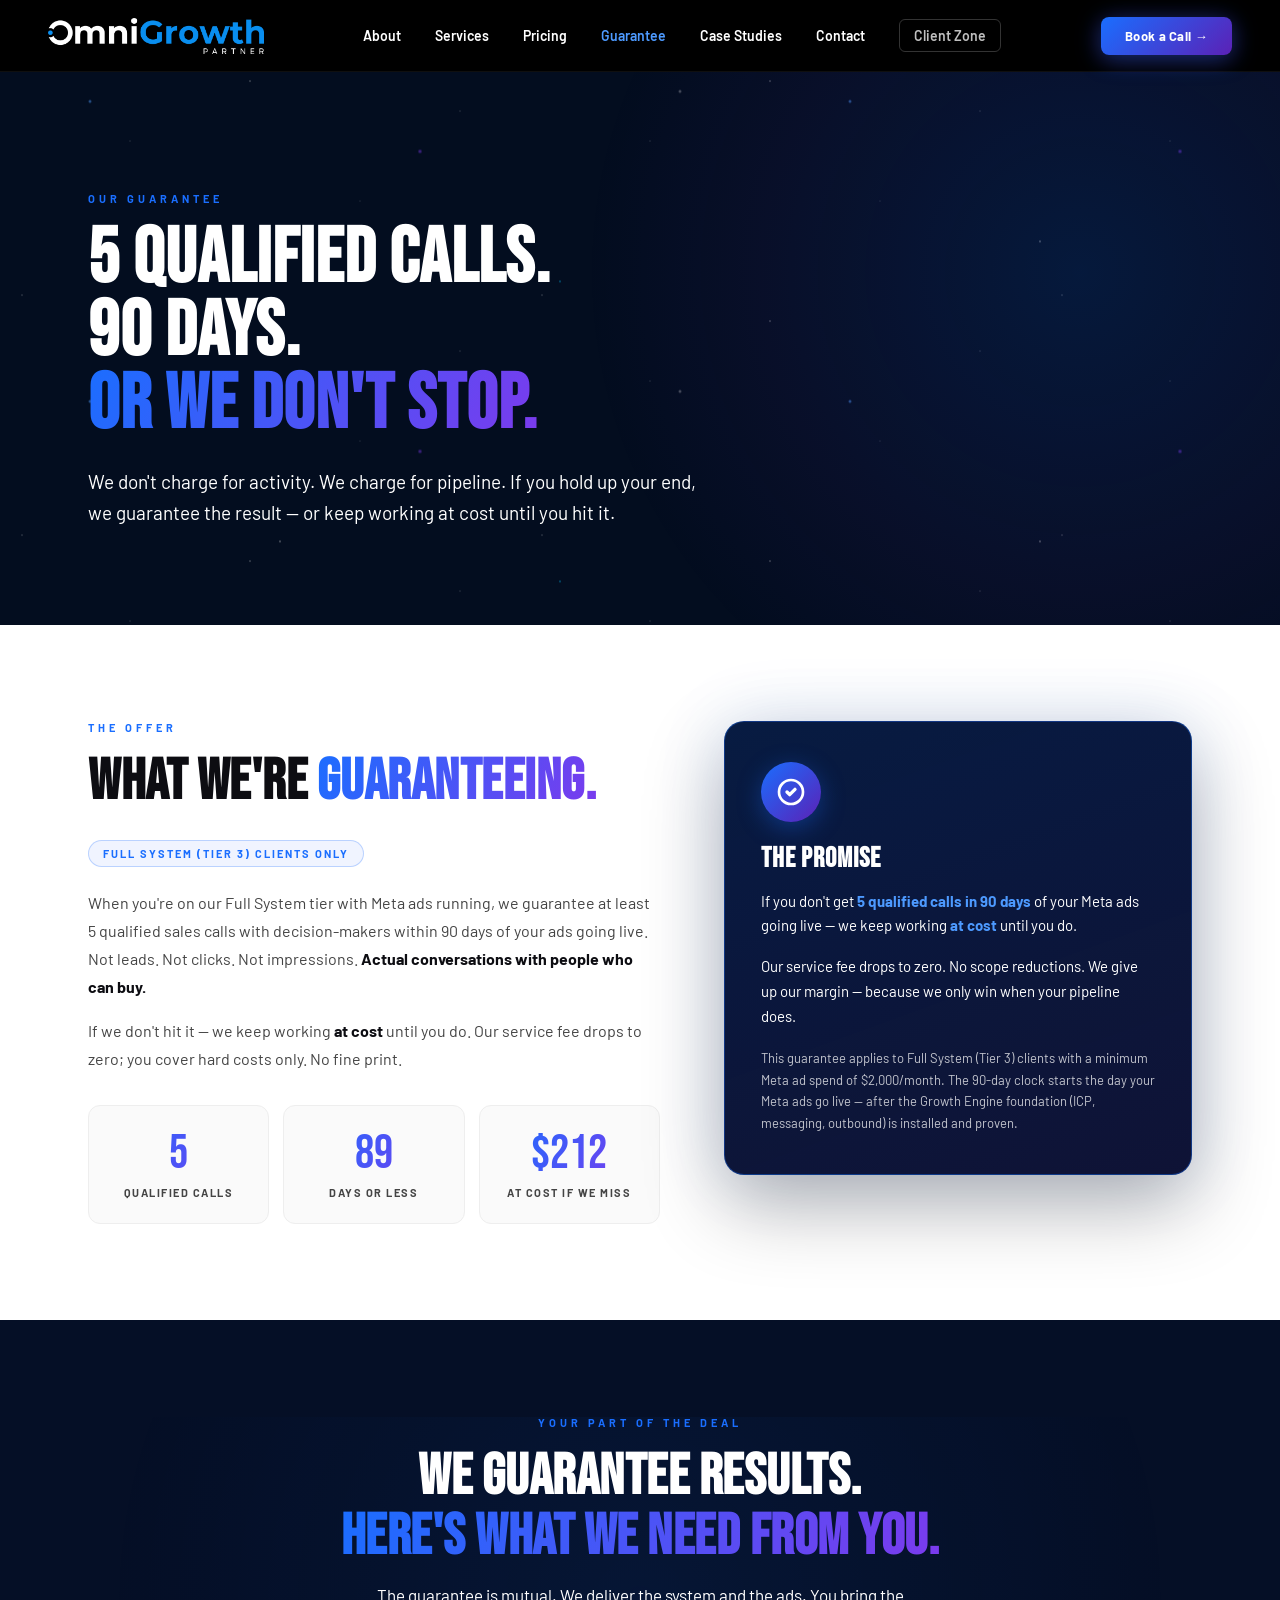
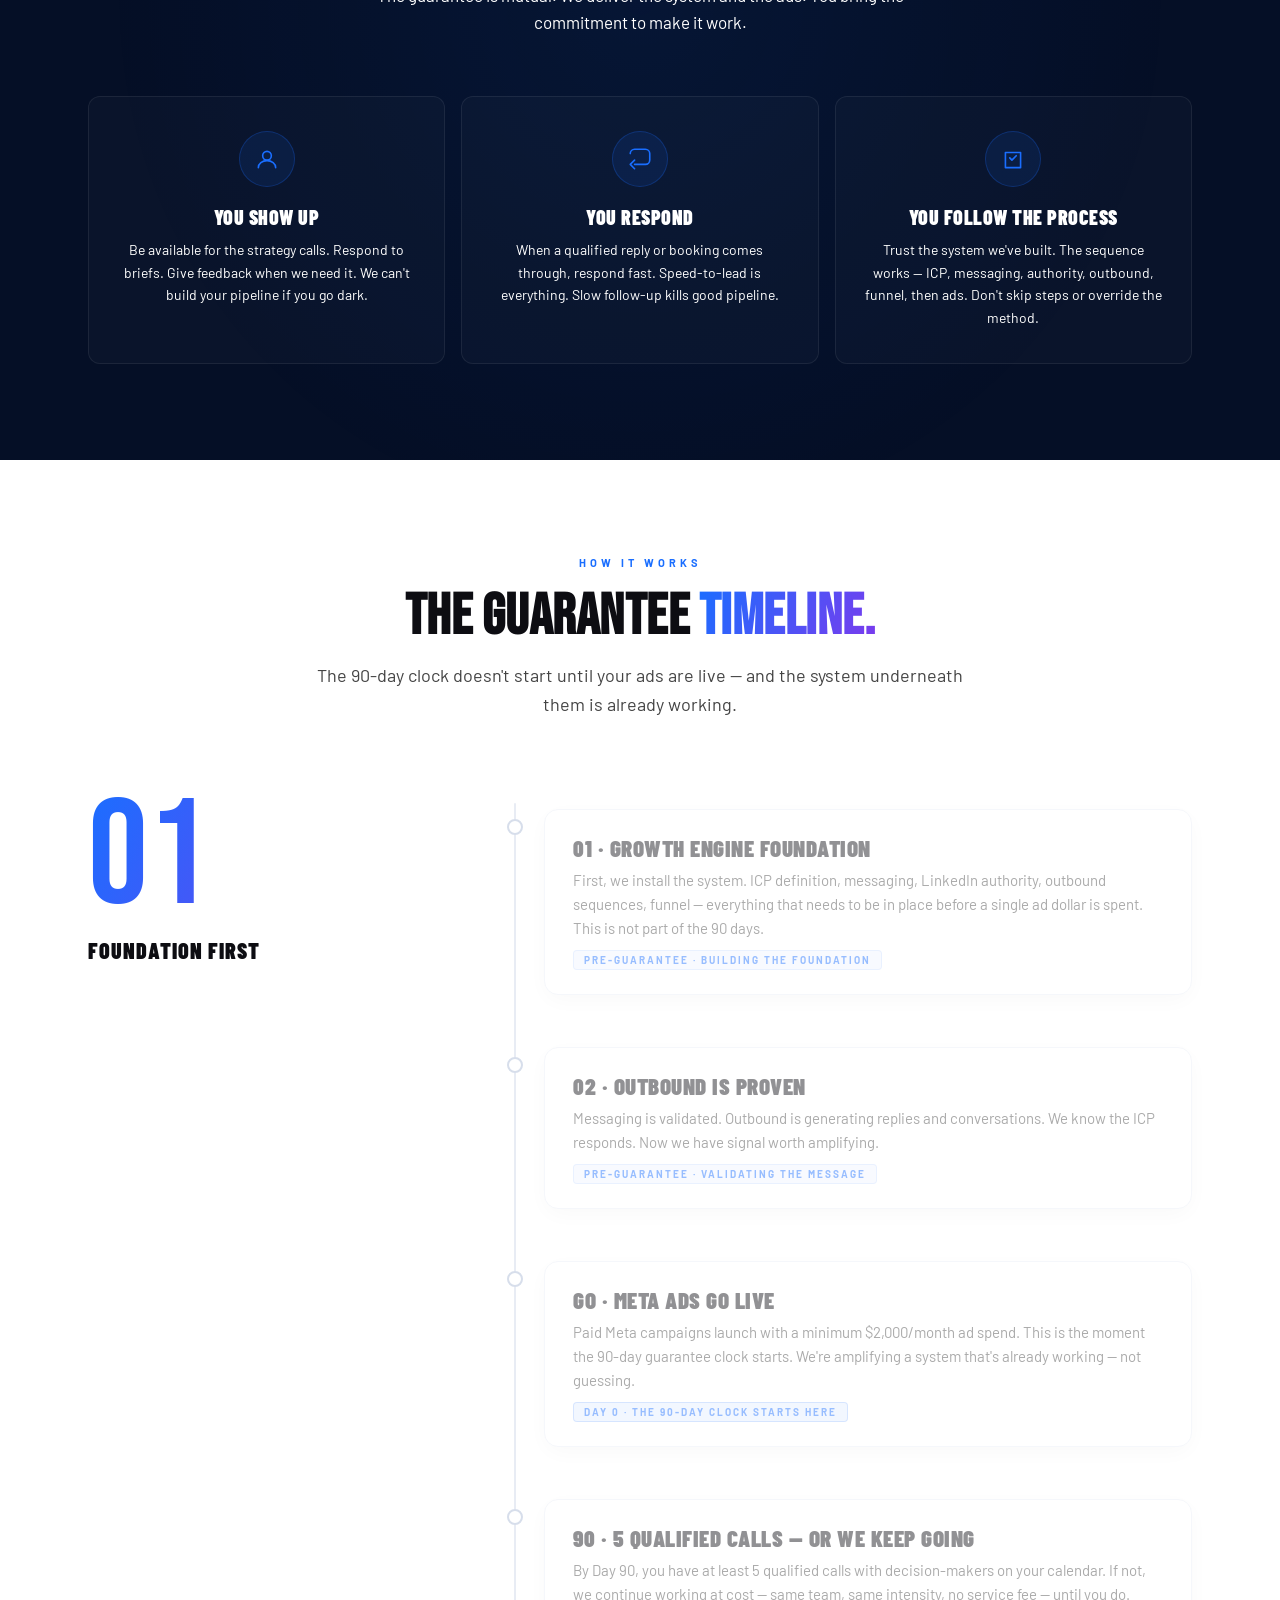
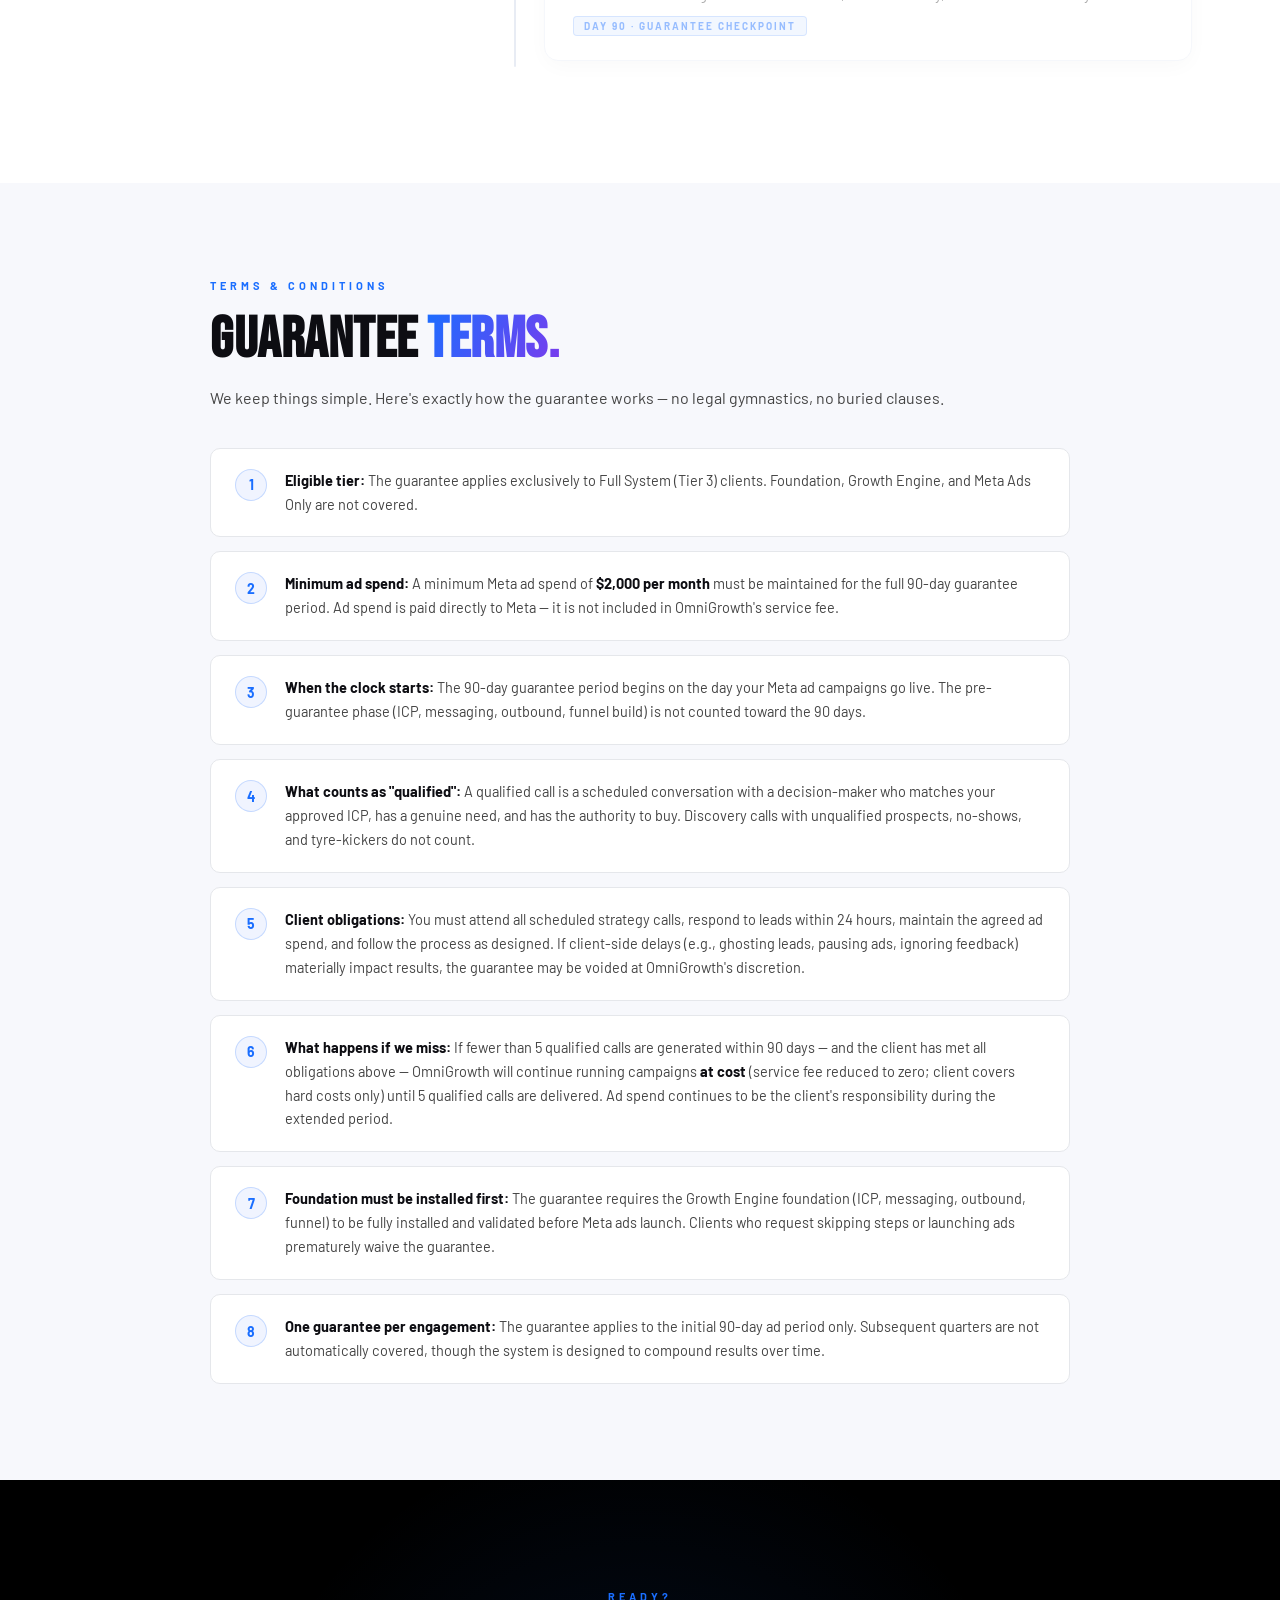
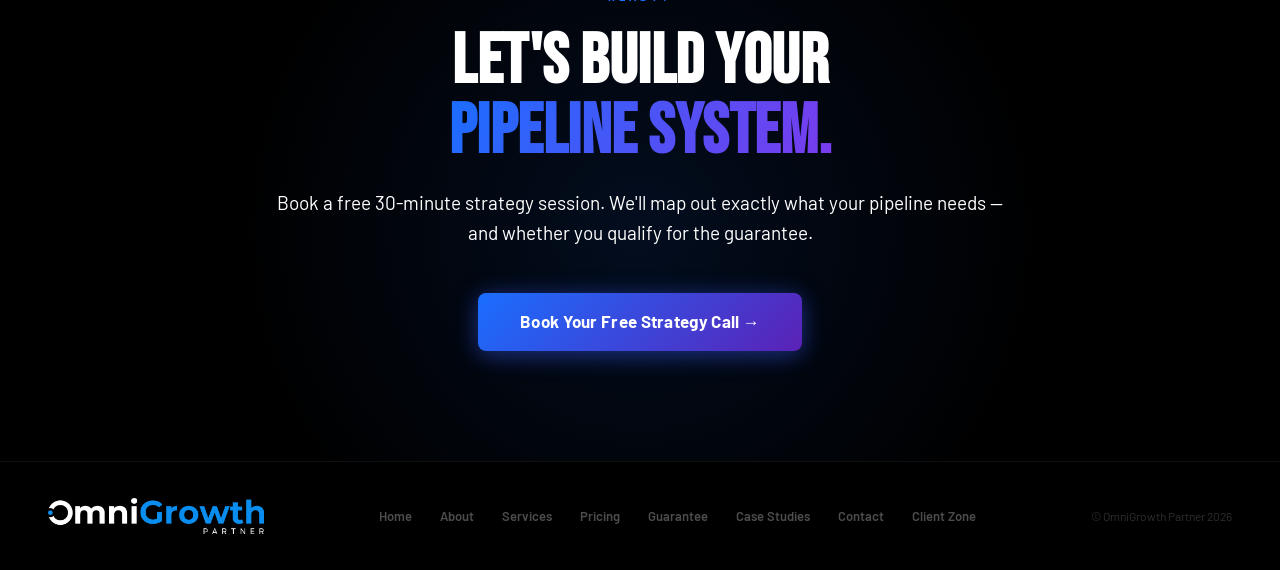
<file: guarantee.html>
<!DOCTYPE html>
<html lang="en">
<head>
<meta charset="UTF-8">
<meta name="viewport" content="width=device-width, initial-scale=1.0">
<title>Guarantee — OmniGrowth Partner</title>
<meta name="description" content="5 qualified calls in 90 days — or we keep working at no extra cost until you get them. Full guarantee terms.">
<link href="https://fonts.googleapis.com/css2?family=Bebas+Neue&family=Barlow+Condensed:wght@600;700;900&family=Barlow:wght@400;500;600;700;900&display=swap" rel="stylesheet">
<link rel="stylesheet" href="styles.css">
<link rel="icon" type="image/png" href="logo.png">
</head>
<body>

<div id="scrollbar"></div>

<header>
  <a href="index.html" class="logo-wrap">
    <img src="logo.png" alt="OmniGrowth Partner" class="logo-img" onerror="this.style.display='none';this.nextElementSibling.style.display='block'">
    <span class="logo-text">OMNI<span>GROWTH</span></span>
  </a>
  <nav>
    <a href="about.html">About</a>
    <a href="services.html">Services</a>
    <a href="pricing.html">Pricing</a>
    <a href="guarantee.html" style="color:#4d9aff;">Guarantee</a>
    <a href="case-studies.html">Case Studies</a>
    <a href="contact.html">Contact</a>
    <a href="/clients/login.html" class="nav-client">Client Zone</a>
  </nav>
  <button class="nav-toggle" onclick="toggleNav()" aria-label="Menu"><span></span><span></span><span></span></button>
  <a href="https://calendly.com/gareth-omnigrowthpartner/30min" target="_blank" rel="noopener" class="btn-primary sm">Book a Call →</a>
</header>
<div class="nav-mobile" id="mobileNav">
  <a href="index.html" onclick="toggleNav()">Home</a>
  <a href="about.html" onclick="toggleNav()">About</a>
  <a href="services.html" onclick="toggleNav()">Services</a>
  <a href="pricing.html" onclick="toggleNav()">Pricing</a>
  <a href="guarantee.html" onclick="toggleNav()">Guarantee</a>
  <a href="case-studies.html" onclick="toggleNav()">Case Studies</a>
  <a href="contact.html" onclick="toggleNav()">Contact</a>
  <a href="/clients/login.html" onclick="toggleNav()">Client Zone</a>
  <a href="https://calendly.com/gareth-omnigrowthpartner/30min" target="_blank" rel="noopener" class="btn-primary">Book Your Free Strategy Call →</a>
</div>

<!-- PAGE HERO -->
<section class="page-hero">
  <div class="hero-stars s-far px" data-speed="0.04"></div>
  <div class="hero-stars s-near px" data-speed="0.12"></div>
  <div class="hero-glow-1"></div>
  <div class="container">
    <div class="page-hero-inner">
      <span class="label-tag rv in">Our Guarantee</span>
      <h1 class="page-headline rv in d1">5 Qualified Calls.<br>90 Days.<br><span class="grad">Or We Don't Stop.</span></h1>
      <p class="page-sub rv in d2">We don't charge for activity. We charge for pipeline. If you hold up your end, we guarantee the result — or keep working at cost until you hit it.</p>
    </div>
  </div>
</section>

<!-- THE OFFER — WHITE -->
<section class="sec-white">
  <div class="px px-grid-light" data-speed="0.10"></div>
  <div class="container">
    <div class="g-layout">
      <div class="rv-l">
        <span class="label-tag">The Offer</span>
        <h2 class="section-headline-dark">What We're <span class="grad">Guaranteeing.</span></h2>
        <div class="g-badge" style="margin-top:14px;">Full System (Tier 3) Clients Only</div>
        <p style="font-size:16px;color:var(--mid-text);line-height:1.75;margin-bottom:16px;">When you're on our Full System tier with Meta ads running, we guarantee at least 5 qualified sales calls with decision-makers within 90 days of your ads going live. Not leads. Not clicks. Not impressions. <strong style="color:var(--dark-text);">Actual conversations with people who can buy.</strong></p>
        <p style="font-size:16px;color:var(--mid-text);line-height:1.75;">If we don't hit it — we keep working <strong style="color:var(--dark-text);">at cost</strong> until you do. Our service fee drops to zero; you cover hard costs only. No fine print.</p>
        <div class="g-numbers">
          <div class="g-num-card rv d1"><div class="g-num"><em class="count" data-to="5" style="font-style:normal;">0</em></div><div class="g-num-label">Qualified Calls</div></div>
          <div class="g-num-card rv d2"><div class="g-num"><em class="count" data-to="90" style="font-style:normal;">0</em></div><div class="g-num-label">Days or Less</div></div>
          <div class="g-num-card rv d3"><div class="g-num">$<em class="count" data-from="2500" data-to="0" style="font-style:normal;">2,500</em></div><div class="g-num-label">At Cost If We Miss</div></div>
        </div>
      </div>
      <div class="rv-r d2">
        <div class="g-promise-box">
          <div class="g-promise-icon"><svg width="32" height="32" viewBox="0 0 24 24" fill="none"><path d="M9 12l2 2 4-4" stroke="#fff" stroke-width="2.5" stroke-linecap="round" stroke-linejoin="round"/><circle cx="12" cy="12" r="9" stroke="#fff" stroke-width="2"/></svg></div>
          <h3>The Promise</h3>
          <p>If you don't get <strong>5 qualified calls in 90 days</strong> of your Meta ads going live — we keep working <strong>at cost</strong> until you do.</p>
          <p style="margin-top:16px;">Our service fee drops to zero. No scope reductions. We give up our margin — because we only win when your pipeline does.</p>
          <p style="margin-top:20px;font-size:13px;color:rgba(255,255,255,.75);">This guarantee applies to Full System (Tier 3) clients with a minimum Meta ad spend of $2,000/month. The 90-day clock starts the day your Meta ads go live — after the Growth Engine foundation (ICP, messaging, outbound) is installed and proven.</p>
        </div>
      </div>
    </div>
  </div>
</section>

<!-- YOUR PART — DARK -->
<section class="sec-navy">
  <div class="px" data-speed="0.2" style="background:radial-gradient(circle at 50% 20%,rgba(26,110,255,.07),transparent 55%);"></div>
  <div class="container">
    <div class="center-head">
      <span class="label-tag rv" style="text-align:center;">Your Part Of The Deal</span>
      <h2 class="section-headline rv d1">We Guarantee Results.<br><span class="grad">Here's What We Need From You.</span></h2>
      <p class="section-sub rv d2">The guarantee is mutual. We deliver the system and the ads. You bring the commitment to make it work.</p>
    </div>
    <div class="g-cond-grid">
      <div class="g-cond-card rv d1">
        <div class="g-cond-icon"><svg width="26" height="26" viewBox="0 0 24 24" fill="none"><circle cx="12" cy="9" r="4" stroke="#1a6eff" stroke-width="1.5"/><path d="M4 20c0-3.5 3.6-6.5 8-6.5s8 3 8 6.5" stroke="#1a6eff" stroke-width="1.5" stroke-linecap="round"/></svg></div>
        <h3>You Show Up</h3>
        <p>Be available for the strategy calls. Respond to briefs. Give feedback when we need it. We can't build your pipeline if you go dark.</p>
      </div>
      <div class="g-cond-card rv d2">
        <div class="g-cond-icon"><svg width="26" height="26" viewBox="0 0 24 24" fill="none"><path d="M3 7a4 4 0 014-4h10a4 4 0 014 4v6a4 4 0 01-4 4H7" stroke="#1a6eff" stroke-width="1.5" stroke-linecap="round"/><path d="M3 17l4-4M3 17l4 4" stroke="#1a6eff" stroke-width="1.5" stroke-linecap="round" stroke-linejoin="round"/></svg></div>
        <h3>You Respond</h3>
        <p>When a qualified reply or booking comes through, respond fast. Speed-to-lead is everything. Slow follow-up kills good pipeline.</p>
      </div>
      <div class="g-cond-card rv d3">
        <div class="g-cond-icon"><svg width="26" height="26" viewBox="0 0 24 24" fill="none"><path d="M5 6h14v14H5z" stroke="#1a6eff" stroke-width="1.5" stroke-linejoin="round"/><path d="M9 11l2 2 4-4" stroke="#1a6eff" stroke-width="1.6" stroke-linecap="round" stroke-linejoin="round"/></svg></div>
        <h3>You Follow The Process</h3>
        <p>Trust the system we've built. The sequence works — ICP, messaging, authority, outbound, funnel, then ads. Don't skip steps or override the method.</p>
      </div>
    </div>
  </div>
</section>

<!-- TIMELINE — WHITE (scroll timeline) -->
<section class="system">
  <div class="px px-grid-light" data-speed="0.10"></div>
  <div class="container">
    <div style="margin-bottom:64px;text-align:center;">
      <span class="label-tag rv" style="text-align:center;">How It Works</span>
      <h2 class="section-headline-dark rv d1">The Guarantee <span class="grad">Timeline.</span></h2>
      <p class="section-sub-dark rv d2">The 90-day clock doesn't start until your ads are live — and the system underneath them is already working.</p>
    </div>
    <div class="sys-layout">
      <div class="sys-sticky">
        <div class="big-num" id="sysNum">01</div>
        <div class="big-lbl" id="sysLbl">Foundation First</div>
      </div>
      <div class="sys-steps" id="sysSteps">
        <div class="sys-track"></div>
        <div class="sys-fill" id="sysFill"></div>
        <div class="sys-step" data-num="01" data-lbl="Foundation First">
          <div class="sys-card">
            <div class="sys-step-title">01 · Growth Engine Foundation</div>
            <div class="sys-step-desc">First, we install the system. ICP definition, messaging, LinkedIn authority, outbound sequences, funnel — everything that needs to be in place before a single ad dollar is spent. This is not part of the 90 days.</div>
            <span class="step-tag">Pre-guarantee · Building the foundation</span>
          </div>
        </div>
        <div class="sys-step" data-num="02" data-lbl="Outbound Proven">
          <div class="sys-card">
            <div class="sys-step-title">02 · Outbound Is Proven</div>
            <div class="sys-step-desc">Messaging is validated. Outbound is generating replies and conversations. We know the ICP responds. Now we have signal worth amplifying.</div>
            <span class="step-tag">Pre-guarantee · Validating the message</span>
          </div>
        </div>
        <div class="sys-step" data-num="GO" data-lbl="Ads Go Live">
          <div class="sys-card">
            <div class="sys-step-title">GO · Meta Ads Go Live</div>
            <div class="sys-step-desc">Paid Meta campaigns launch with a minimum $2,000/month ad spend. This is the moment the 90-day guarantee clock starts. We're amplifying a system that's already working — not guessing.</div>
            <span class="step-tag" style="background:rgba(26,110,255,.12);border-color:rgba(26,110,255,.3);color:var(--blue);">Day 0 · The 90-day clock starts here</span>
          </div>
        </div>
        <div class="sys-step" data-num="90" data-lbl="The Checkpoint">
          <div class="sys-card">
            <div class="sys-step-title">90 · 5 Qualified Calls — Or We Keep Going</div>
            <div class="sys-step-desc">By Day 90, you have at least 5 qualified calls with decision-makers on your calendar. If not, we continue working at cost — same team, same intensity, no service fee — until you do.</div>
            <span class="step-tag" style="background:rgba(26,110,255,.12);border-color:rgba(26,110,255,.3);color:var(--blue);">Day 90 · Guarantee checkpoint</span>
          </div>
        </div>
      </div>
    </div>
  </div>
</section>

<!-- T&Cs — OFF-WHITE -->
<section class="sec-offwhite" id="terms">
  <div class="container">
    <div style="max-width:860px;margin:0 auto;">
      <span class="label-tag rv">Terms &amp; Conditions</span>
      <h2 class="section-headline-dark rv d1">Guarantee <span class="grad">Terms.</span></h2>
      <p class="rv d2" style="font-size:16px;color:var(--mid-text);line-height:1.7;margin:14px 0 36px;">We keep things simple. Here's exactly how the guarantee works — no legal gymnastics, no buried clauses.</p>
      <div class="terms-list">
        <div class="term-item rv"><div class="term-num">1</div><div class="term-text"><strong>Eligible tier:</strong> The guarantee applies exclusively to Full System (Tier 3) clients. Foundation, Growth Engine, and Meta Ads Only are not covered.</div></div>
        <div class="term-item rv"><div class="term-num">2</div><div class="term-text"><strong>Minimum ad spend:</strong> A minimum Meta ad spend of <strong>$2,000 per month</strong> must be maintained for the full 90-day guarantee period. Ad spend is paid directly to Meta — it is not included in OmniGrowth's service fee.</div></div>
        <div class="term-item rv"><div class="term-num">3</div><div class="term-text"><strong>When the clock starts:</strong> The 90-day guarantee period begins on the day your Meta ad campaigns go live. The pre-guarantee phase (ICP, messaging, outbound, funnel build) is not counted toward the 90 days.</div></div>
        <div class="term-item rv"><div class="term-num">4</div><div class="term-text"><strong>What counts as "qualified":</strong> A qualified call is a scheduled conversation with a decision-maker who matches your approved ICP, has a genuine need, and has the authority to buy. Discovery calls with unqualified prospects, no-shows, and tyre-kickers do not count.</div></div>
        <div class="term-item rv"><div class="term-num">5</div><div class="term-text"><strong>Client obligations:</strong> You must attend all scheduled strategy calls, respond to leads within 24 hours, maintain the agreed ad spend, and follow the process as designed. If client-side delays (e.g., ghosting leads, pausing ads, ignoring feedback) materially impact results, the guarantee may be voided at OmniGrowth's discretion.</div></div>
        <div class="term-item rv"><div class="term-num">6</div><div class="term-text"><strong>What happens if we miss:</strong> If fewer than 5 qualified calls are generated within 90 days — and the client has met all obligations above — OmniGrowth will continue running campaigns <strong>at cost</strong> (service fee reduced to zero; client covers hard costs only) until 5 qualified calls are delivered. Ad spend continues to be the client's responsibility during the extended period.</div></div>
        <div class="term-item rv"><div class="term-num">7</div><div class="term-text"><strong>Foundation must be installed first:</strong> The guarantee requires the Growth Engine foundation (ICP, messaging, outbound, funnel) to be fully installed and validated before Meta ads launch. Clients who request skipping steps or launching ads prematurely waive the guarantee.</div></div>
        <div class="term-item rv"><div class="term-num">8</div><div class="term-text"><strong>One guarantee per engagement:</strong> The guarantee applies to the initial 90-day ad period only. Subsequent quarters are not automatically covered, though the system is designed to compound results over time.</div></div>
      </div>
    </div>
  </div>
</section>

<!-- CTA -->
<section class="final-cta">
  <div class="px" data-speed="0.25" style="background:radial-gradient(circle at 50% 50%,rgba(26,110,255,.12),transparent 55%);"></div>
  <div class="container">
    <div class="final-eyebrow rv">Ready?</div>
    <h2 class="final-headline rv d1">Let's Build Your<br><span class="grad">Pipeline System.</span></h2>
    <p class="final-sub rv d2">Book a free 30-minute strategy session. We'll map out exactly what your pipeline needs —<br>and whether you qualify for the guarantee.</p>
    <a href="https://calendly.com/gareth-omnigrowthpartner/30min" target="_blank" rel="noopener" class="btn-primary rv d3" style="font-size:17px;padding:18px 42px;">Book Your Free Strategy Call →</a>
  </div>
</section>

<footer>
  <a href="index.html" class="logo-wrap">
    <img src="logo.png" alt="OmniGrowth Partner" class="logo-img" onerror="this.style.display='none';this.nextElementSibling.style.display='block'">
    <span class="logo-text">OMNI<span>GROWTH</span></span>
  </a>
  <nav class="footer-nav">
    <a href="index.html">Home</a><a href="about.html">About</a><a href="services.html">Services</a><a href="pricing.html">Pricing</a><a href="guarantee.html">Guarantee</a><a href="case-studies.html">Case Studies</a><a href="contact.html">Contact</a><a href="/clients/login.html">Client Zone</a>
  </nav>
  <span class="footer-copy">© OmniGrowth Partner 2026</span>
</footer>

<script src="main.js"></script>
</body>
</html>
</file>
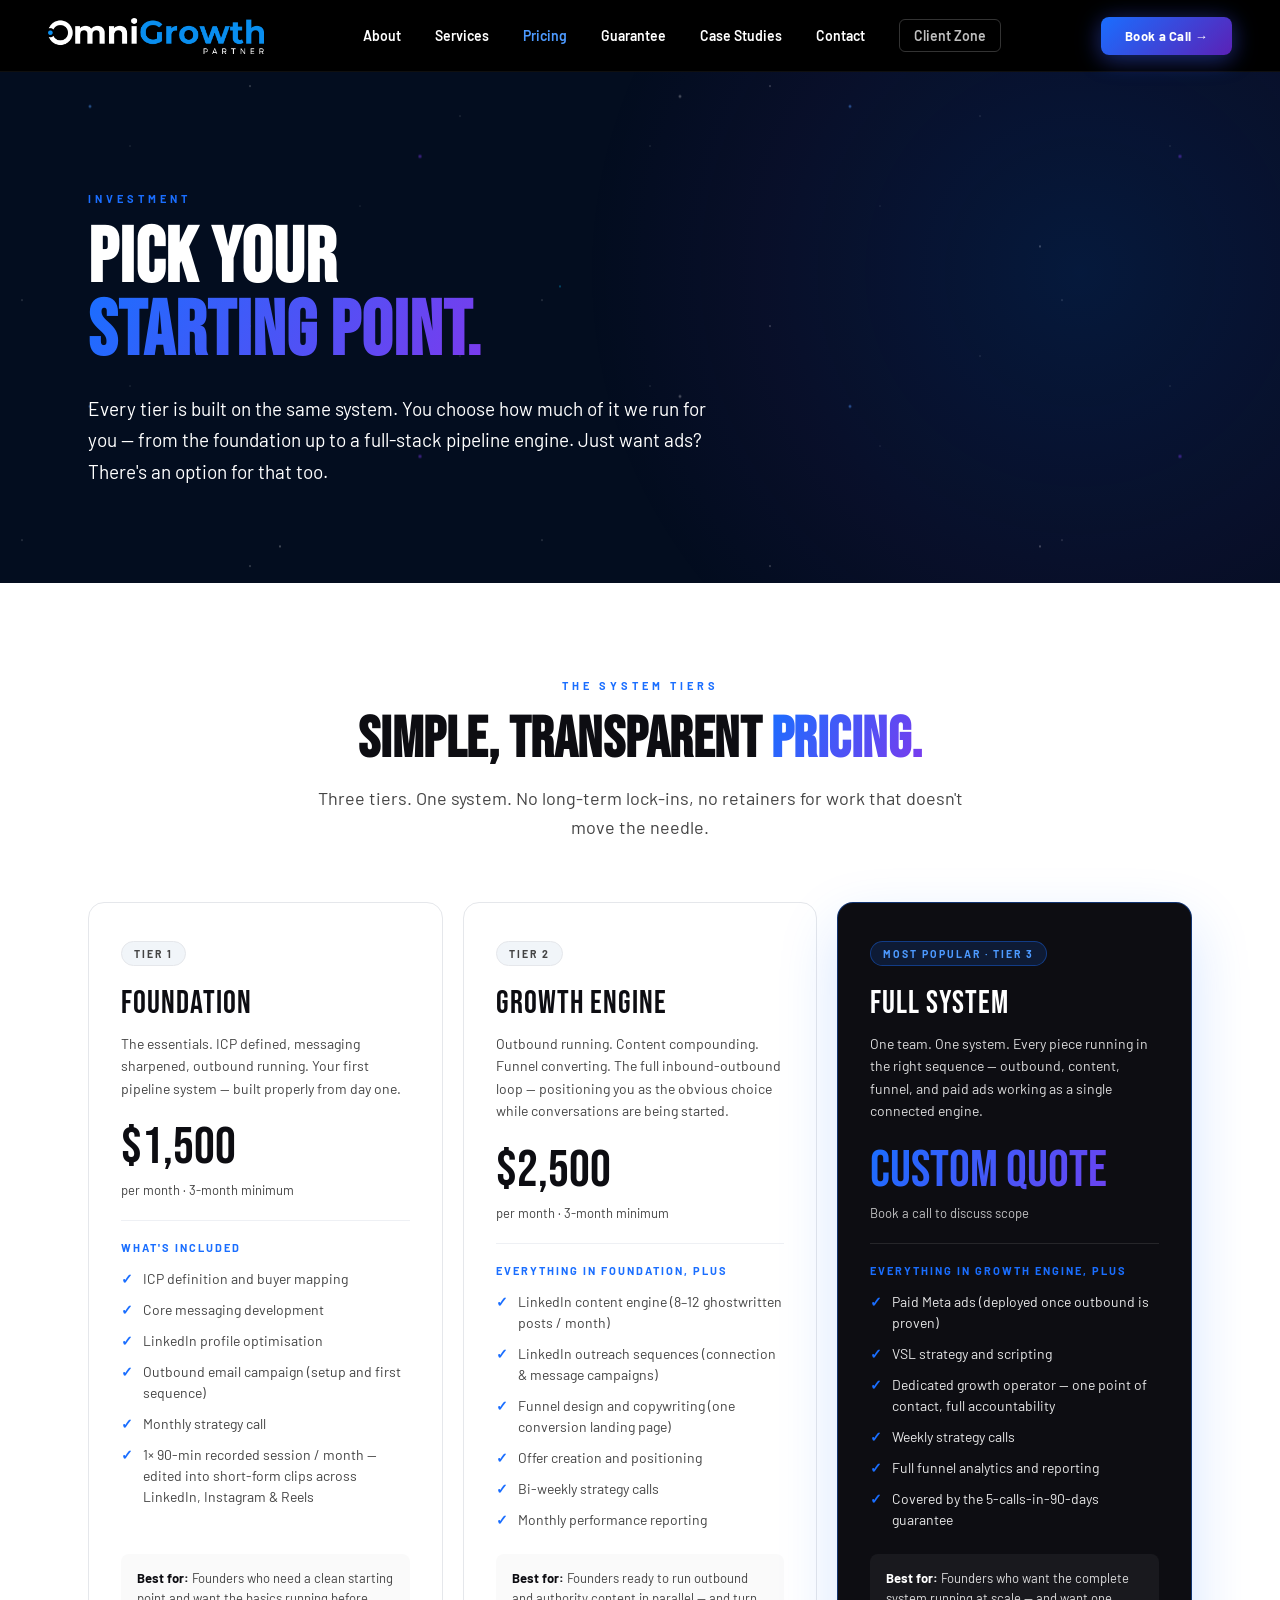
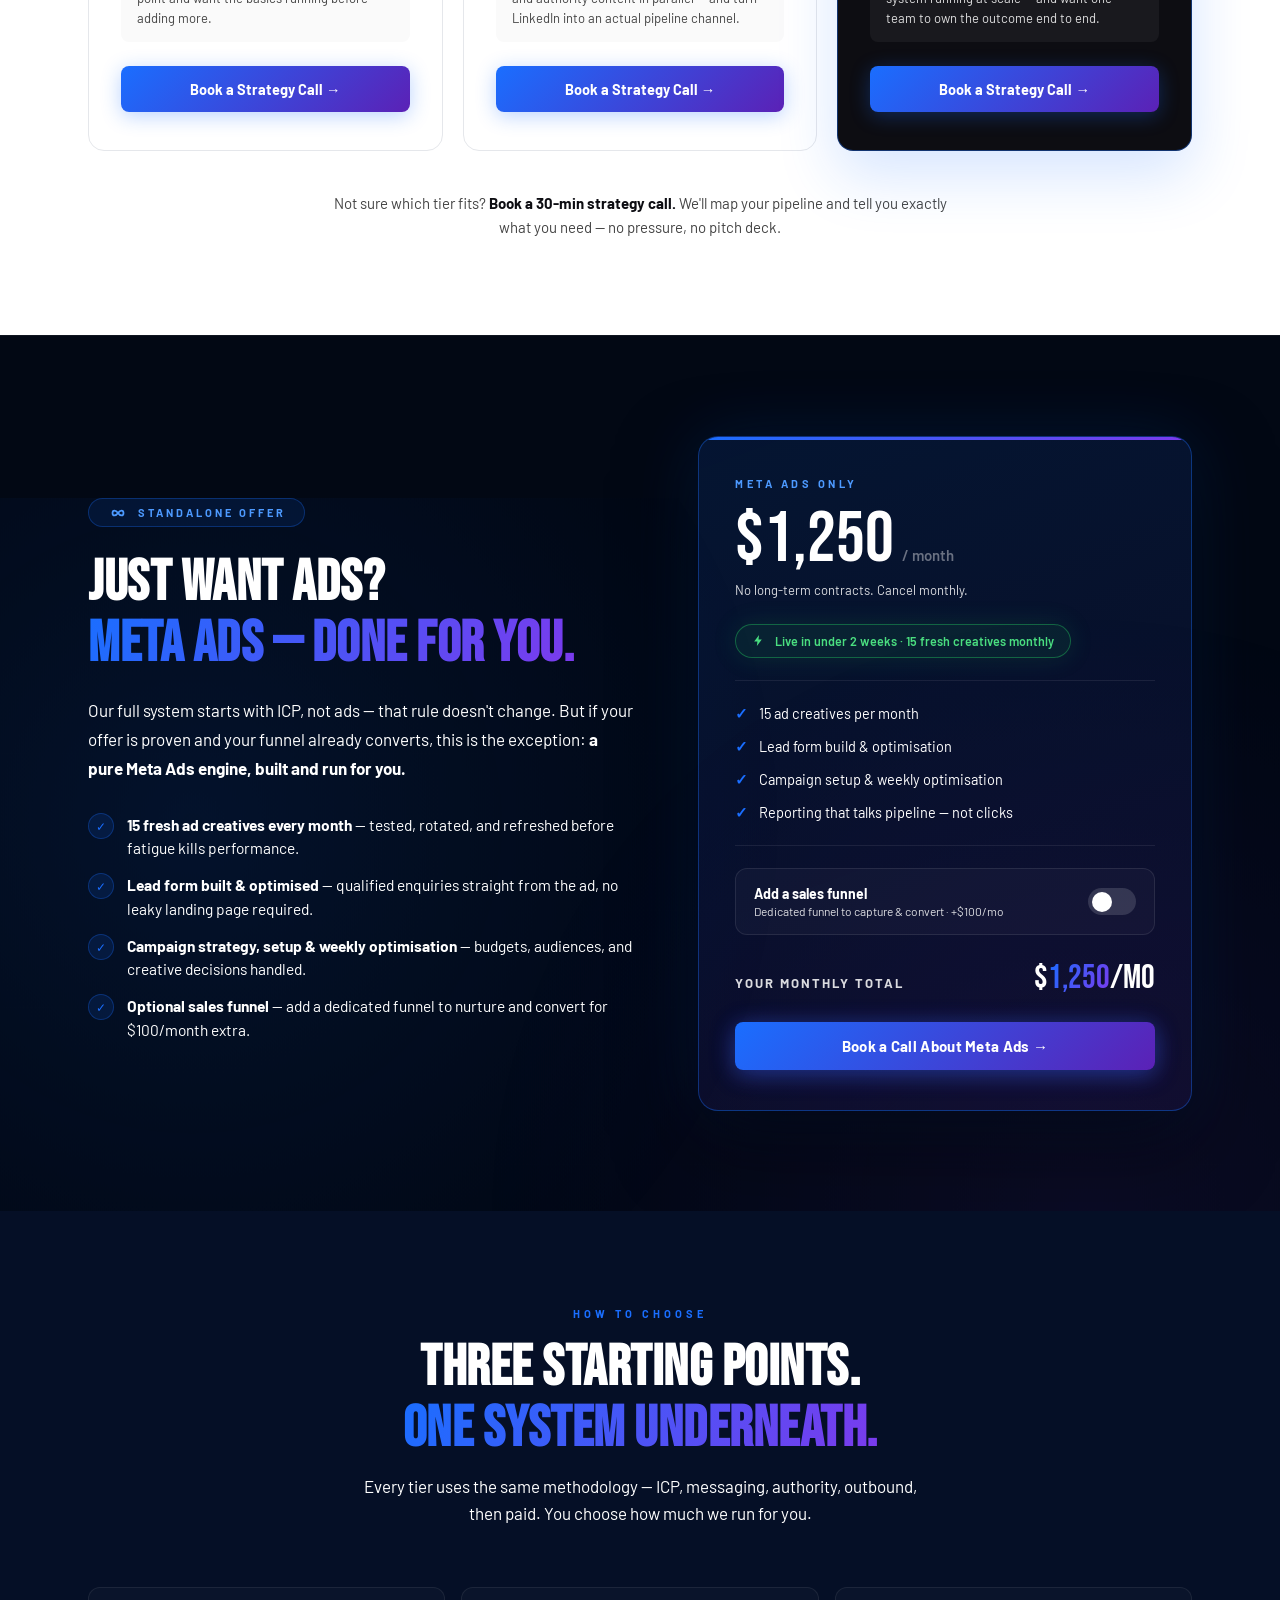
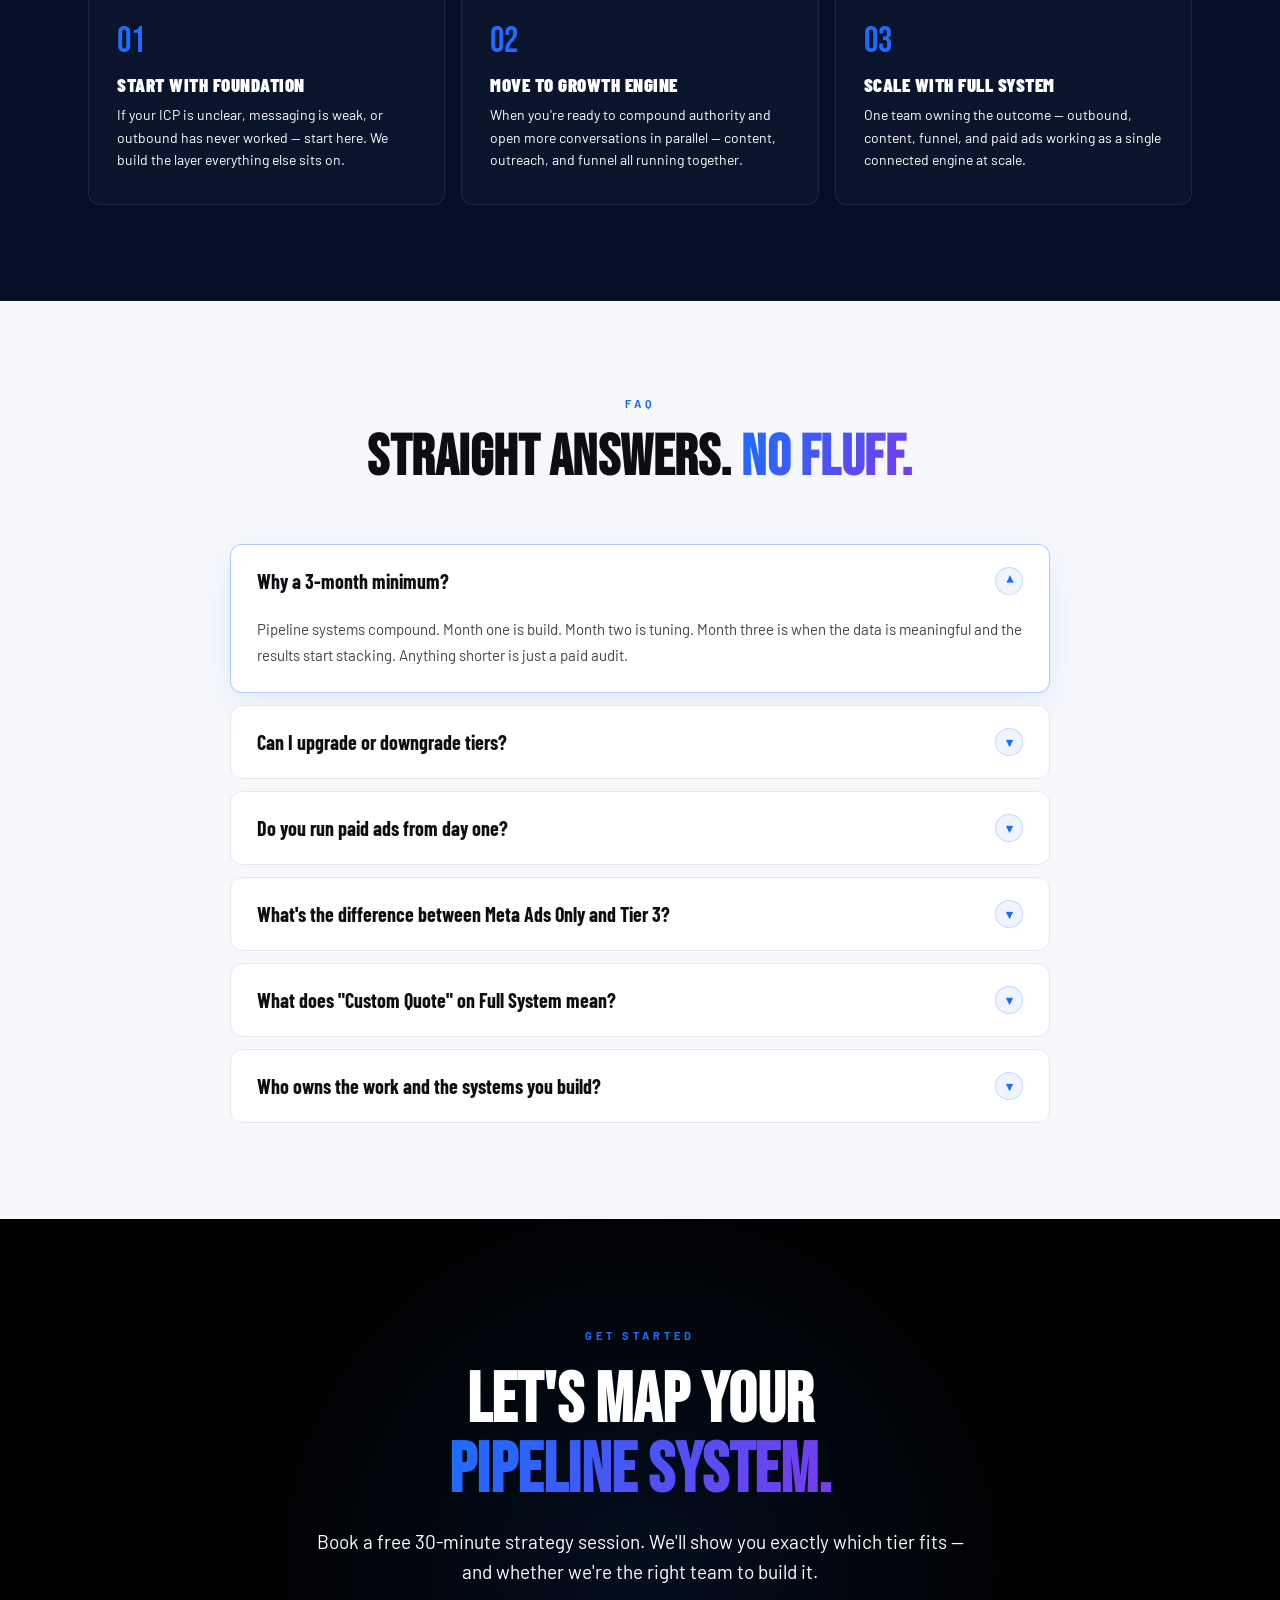
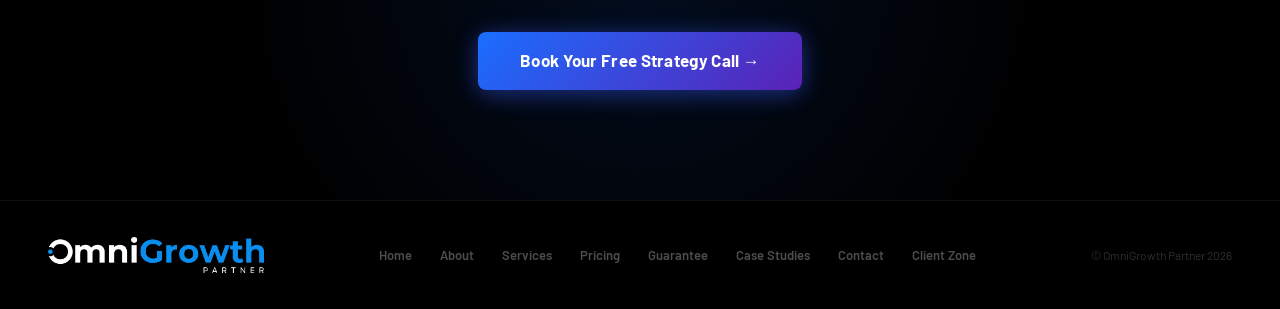
<file: pricing.html>
<!DOCTYPE html>
<html lang="en">
<head>
<meta charset="UTF-8">
<meta name="viewport" content="width=device-width, initial-scale=1.0">
<title>Pricing — OmniGrowth Partner</title>
<meta name="description" content="Simple, transparent pricing for the OmniGrowth pipeline system — plus a standalone Meta Ads Only service at $1,250/month.">
<link href="https://fonts.googleapis.com/css2?family=Bebas+Neue&family=Barlow+Condensed:wght@600;700;900&family=Barlow:wght@400;500;600;700;900&display=swap" rel="stylesheet">
<link rel="stylesheet" href="styles.css">
<link rel="icon" type="image/png" href="logo.png">
</head>
<body>

<div id="scrollbar"></div>

<header>
  <a href="index.html" class="logo-wrap">
    <img src="logo.png" alt="OmniGrowth Partner" class="logo-img" onerror="this.style.display='none';this.nextElementSibling.style.display='block'">
    <span class="logo-text">OMNI<span>GROWTH</span></span>
  </a>
  <nav>
    <a href="about.html">About</a>
    <a href="services.html">Services</a>
    <a href="pricing.html" style="color:#4d9aff;">Pricing</a>
    <a href="guarantee.html">Guarantee</a>
    <a href="case-studies.html">Case Studies</a>
    <a href="contact.html">Contact</a>
    <a href="/clients/login.html" class="nav-client">Client Zone</a>
  </nav>
  <button class="nav-toggle" onclick="toggleNav()" aria-label="Menu"><span></span><span></span><span></span></button>
  <a href="https://calendly.com/gareth-omnigrowthpartner/30min" target="_blank" rel="noopener" class="btn-primary sm">Book a Call →</a>
</header>
<div class="nav-mobile" id="mobileNav">
  <a href="index.html" onclick="toggleNav()">Home</a>
  <a href="about.html" onclick="toggleNav()">About</a>
  <a href="services.html" onclick="toggleNav()">Services</a>
  <a href="pricing.html" onclick="toggleNav()">Pricing</a>
  <a href="guarantee.html" onclick="toggleNav()">Guarantee</a>
  <a href="case-studies.html" onclick="toggleNav()">Case Studies</a>
  <a href="contact.html" onclick="toggleNav()">Contact</a>
  <a href="/clients/login.html" onclick="toggleNav()">Client Zone</a>
  <a href="https://calendly.com/gareth-omnigrowthpartner/30min" target="_blank" rel="noopener" class="btn-primary">Book Your Free Strategy Call →</a>
</div>

<!-- PAGE HERO -->
<section class="page-hero">
  <div class="hero-stars s-far px" data-speed="0.04"></div>
  <div class="hero-stars s-near px" data-speed="0.12"></div>
  <div class="hero-glow-1"></div>
  <div class="container">
    <div class="page-hero-inner">
      <span class="label-tag rv in">Investment</span>
      <h1 class="page-headline rv in d1">Pick Your<br><span class="grad">Starting Point.</span></h1>
      <p class="page-sub rv in d2">Every tier is built on the same system. You choose how much of it we run for you — from the foundation up to a full-stack pipeline engine. Just want ads? There's an option for that too.</p>
    </div>
  </div>
</section>

<!-- TIERS — WHITE -->
<section class="sec-white">
  <div class="px px-grid-light" data-speed="0.10"></div>
  <div class="container">
    <div class="center-head">
      <span class="label-tag rv" style="text-align:center;">The System Tiers</span>
      <h2 class="section-headline-dark rv d1">Simple, Transparent <span class="grad">Pricing.</span></h2>
      <p class="section-sub-dark rv d2">Three tiers. One system. No long-term lock-ins, no retainers for work that doesn't move the needle.</p>
    </div>
    <div class="tier-grid">
      <div class="tier-card rv d1">
        <span class="tier-badge">Tier 1</span>
        <div class="tier-name">Foundation</div>
        <p class="tier-desc">The essentials. ICP defined, messaging sharpened, outbound running. Your first pipeline system — built properly from day one.</p>
        <div class="tier-amount">$1,500</div>
        <p class="tier-meta">per month · 3-month minimum</p>
        <div class="tier-inherits">What's included</div>
        <ul class="tier-items">
          <li><span>✓</span>ICP definition and buyer mapping</li>
          <li><span>✓</span>Core messaging development</li>
          <li><span>✓</span>LinkedIn profile optimisation</li>
          <li><span>✓</span>Outbound email campaign (setup and first sequence)</li>
          <li><span>✓</span>Monthly strategy call</li>
          <li><span>✓</span>1× 90-min recorded session / month — edited into short-form clips across LinkedIn, Instagram &amp; Reels</li>
        </ul>
        <p class="tier-best"><strong>Best for:</strong> Founders who need a clean starting point and want the basics running before adding more.</p>
        <a href="https://calendly.com/gareth-omnigrowthpartner/30min" target="_blank" rel="noopener" class="tier-cta">Book a Strategy Call →</a>
      </div>

      <div class="tier-card rv d2">
        <span class="tier-badge">Tier 2</span>
        <div class="tier-name">Growth Engine</div>
        <p class="tier-desc">Outbound running. Content compounding. Funnel converting. The full inbound-outbound loop — positioning you as the obvious choice while conversations are being started.</p>
        <div class="tier-amount">$2,500</div>
        <p class="tier-meta">per month · 3-month minimum</p>
        <div class="tier-inherits">Everything in Foundation, plus</div>
        <ul class="tier-items">
          <li><span>✓</span>LinkedIn content engine (8–12 ghostwritten posts / month)</li>
          <li><span>✓</span>LinkedIn outreach sequences (connection &amp; message campaigns)</li>
          <li><span>✓</span>Funnel design and copywriting (one conversion landing page)</li>
          <li><span>✓</span>Offer creation and positioning</li>
          <li><span>✓</span>Bi-weekly strategy calls</li>
          <li><span>✓</span>Monthly performance reporting</li>
        </ul>
        <p class="tier-best"><strong>Best for:</strong> Founders ready to run outbound and authority content in parallel — and turn LinkedIn into an actual pipeline channel.</p>
        <a href="https://calendly.com/gareth-omnigrowthpartner/30min" target="_blank" rel="noopener" class="tier-cta">Book a Strategy Call →</a>
      </div>

      <div class="tier-card highlight rv d3">
        <span class="tier-badge">Most Popular · Tier 3</span>
        <div class="tier-name">Full System</div>
        <p class="tier-desc">One team. One system. Every piece running in the right sequence — outbound, content, funnel, and paid ads working as a single connected engine.</p>
        <div class="tier-amount">Custom Quote</div>
        <p class="tier-meta">Book a call to discuss scope</p>
        <div class="tier-inherits">Everything in Growth Engine, plus</div>
        <ul class="tier-items">
          <li><span>✓</span>Paid Meta ads (deployed once outbound is proven)</li>
          <li><span>✓</span>VSL strategy and scripting</li>
          <li><span>✓</span>Dedicated growth operator — one point of contact, full accountability</li>
          <li><span>✓</span>Weekly strategy calls</li>
          <li><span>✓</span>Full funnel analytics and reporting</li>
          <li><span>✓</span>Covered by the 5-calls-in-90-days guarantee</li>
        </ul>
        <p class="tier-best"><strong>Best for:</strong> Founders who want the complete system running at scale — and want one team to own the outcome end to end.</p>
        <a href="https://calendly.com/gareth-omnigrowthpartner/30min" target="_blank" rel="noopener" class="tier-cta">Book a Strategy Call →</a>
      </div>
    </div>
    <p class="rv" style="text-align:center;margin-top:40px;font-size:15px;color:var(--mid-text);max-width:640px;margin-left:auto;margin-right:auto;line-height:1.6;">Not sure which tier fits? <strong style="color:var(--dark-text);">Book a 30-min strategy call.</strong> We'll map your pipeline and tell you exactly what you need — no pressure, no pitch deck.</p>
  </div>
</section>

<!-- META ADS ONLY — DARK -->
<section class="meta-ads" id="meta-ads">
  <div class="px" data-speed="0.22" style="background:radial-gradient(circle at 15% 30%,rgba(26,110,255,.1),transparent 45%);"></div>
  <div class="px" data-speed="0.14" style="background:radial-gradient(circle at 85% 75%,rgba(124,58,237,.08),transparent 45%);"></div>
  <div class="container">
    <div class="meta-layout">
      <div class="rv-l">
        <div class="meta-badge">
          <svg width="22" height="12" viewBox="0 0 100 50" fill="none"><path d="M25 25 C25 10 40 10 50 25 C60 40 75 40 75 25 C75 10 60 10 50 25 C40 40 25 40 25 25 Z" stroke="#4d9aff" stroke-width="8" stroke-linecap="round"/></svg>
          Standalone Offer
        </div>
        <h2 class="section-headline">Just Want Ads?<br><span class="grad">Meta Ads — Done For You.</span></h2>
        <p class="strip-body" style="margin-top:22px;">Our full system starts with ICP, not ads — that rule doesn't change. But if your offer is proven and your funnel already converts, this is the exception: <strong>a pure Meta Ads engine, built and run for you.</strong></p>
        <div class="meta-inc">
          <div class="meta-inc-row"><span class="meta-inc-ic">✓</span><span><strong style="color:#fff;">15 fresh ad creatives every month</strong> — tested, rotated, and refreshed before fatigue kills performance.</span></div>
          <div class="meta-inc-row"><span class="meta-inc-ic">✓</span><span><strong style="color:#fff;">Lead form built &amp; optimised</strong> — qualified enquiries straight from the ad, no leaky landing page required.</span></div>
          <div class="meta-inc-row"><span class="meta-inc-ic">✓</span><span><strong style="color:#fff;">Campaign strategy, setup &amp; weekly optimisation</strong> — budgets, audiences, and creative decisions handled.</span></div>
          <div class="meta-inc-row"><span class="meta-inc-ic">✓</span><span><strong style="color:#fff;">Optional sales funnel</strong> — add a dedicated funnel to nurture and convert for $100/month extra.</span></div>
        </div>
      </div>
      <div class="rv-r d2">
        <div class="price-card">
          <div class="price-plan">Meta Ads Only</div>
          <div class="price-tag"><span class="amt">$1,250</span><span class="per">/ month</span></div>
          <div class="price-note">No long-term contracts. Cancel monthly.</div>
          <div style="margin-bottom:22px;"><span class="gpill" style="font-size:12.5px;padding:8px 16px;"><svg width="13" height="13" viewBox="0 0 24 24" fill="none"><path d="M13 2L4 14h6l-1 8 9-12h-6l1-8z" fill="#4ade80"/></svg>Live in under 2 weeks &middot; 15 fresh creatives monthly</span></div>
          <div class="price-list">
            <div class="price-row"><span class="tick">✓</span>15 ad creatives per month</div>
            <div class="price-row"><span class="tick">✓</span>Lead form build &amp; optimisation</div>
            <div class="price-row"><span class="tick">✓</span>Campaign setup &amp; weekly optimisation</div>
            <div class="price-row"><span class="tick">✓</span>Reporting that talks pipeline — not clicks</div>
          </div>
          <div class="addon-row">
            <div>
              <div class="addon-lbl">Add a sales funnel</div>
              <div class="addon-sub">Dedicated funnel to capture &amp; convert · +$100/mo</div>
            </div>
            <button class="switch" id="funnelSwitch" onclick="toggleFunnel(this)" aria-label="Add sales funnel"></button>
          </div>
          <div class="price-total"><span class="lbl">Your monthly total</span><span class="val">$<em id="metaTotal">1,250</em>/mo</span></div>
          <a href="https://calendly.com/gareth-omnigrowthpartner/30min" target="_blank" rel="noopener" class="btn-primary" style="width:100%;justify-content:center;">Book a Call About Meta Ads →</a>
        </div>
      </div>
    </div>
  </div>
</section>

<!-- HOW TO CHOOSE — DARK NAVY -->
<section class="sec-navy">
  <div class="container">
    <div class="center-head">
      <span class="label-tag rv" style="text-align:center;">How To Choose</span>
      <h2 class="section-headline rv d1">Three Starting Points.<br><span class="grad">One System Underneath.</span></h2>
      <p class="section-sub rv d2">Every tier uses the same methodology — ICP, messaging, authority, outbound, then paid. You choose how much we run for you.</p>
    </div>
    <div class="compare-grid">
      <div class="compare-card rv d1"><div class="compare-num">01</div><div class="compare-title">Start With Foundation</div><p class="compare-desc">If your ICP is unclear, messaging is weak, or outbound has never worked — start here. We build the layer everything else sits on.</p></div>
      <div class="compare-card rv d2"><div class="compare-num">02</div><div class="compare-title">Move To Growth Engine</div><p class="compare-desc">When you're ready to compound authority and open more conversations in parallel — content, outreach, and funnel all running together.</p></div>
      <div class="compare-card rv d3"><div class="compare-num">03</div><div class="compare-title">Scale With Full System</div><p class="compare-desc">One team owning the outcome — outbound, content, funnel, and paid ads working as a single connected engine at scale.</p></div>
    </div>
  </div>
</section>

<!-- FAQ — OFF-WHITE ACCORDION -->
<section class="objections">
  <div class="container">
    <div class="obj-header">
      <span class="label-tag rv" style="text-align:center;">FAQ</span>
      <h2 class="section-headline-dark rv d1">Straight Answers. <span class="grad">No Fluff.</span></h2>
    </div>
    <div class="acc">
      <div class="acc-item open rv">
        <button class="acc-q" onclick="toggleAcc(this)">Why a 3-month minimum?<span class="acc-chev">▾</span></button>
        <div class="acc-a" style="max-height:300px;"><div class="acc-a-inner">Pipeline systems compound. Month one is build. Month two is tuning. Month three is when the data is meaningful and the results start stacking. Anything shorter is just a paid audit.</div></div>
      </div>
      <div class="acc-item rv">
        <button class="acc-q" onclick="toggleAcc(this)">Can I upgrade or downgrade tiers?<span class="acc-chev">▾</span></button>
        <div class="acc-a"><div class="acc-a-inner">Yes. Most clients start on Foundation or Growth Engine and upgrade once the system is proven. You can change tiers month to month after the initial term.</div></div>
      </div>
      <div class="acc-item rv">
        <button class="acc-q" onclick="toggleAcc(this)">Do you run paid ads from day one?<span class="acc-chev">▾</span></button>
        <div class="acc-a"><div class="acc-a-inner">Within the system tiers — no, and we'll push back if you ask us to. Ads amplify a working system; they don't fix a broken one. The exception is <strong>Meta Ads Only</strong>, which is built for founders whose offer and funnel are already proven.</div></div>
      </div>
      <div class="acc-item rv">
        <button class="acc-q" onclick="toggleAcc(this)">What's the difference between Meta Ads Only and Tier 3?<span class="acc-chev">▾</span></button>
        <div class="acc-a"><div class="acc-a-inner">Meta Ads Only is pure ad execution — creatives, lead form, campaign management — for $1,250/month. Tier 3 is the entire pipeline system with ads as the final amplifier, covered by the 90-day guarantee. If your positioning and funnel aren't proven yet, Tier 3 (or starting lower) will outperform ads alone.</div></div>
      </div>
      <div class="acc-item rv">
        <button class="acc-q" onclick="toggleAcc(this)">What does "Custom Quote" on Full System mean?<span class="acc-chev">▾</span></button>
        <div class="acc-a"><div class="acc-a-inner">Full System scope varies significantly based on ad spend, content volume, and sales team involvement. We'll scope it on the call and give you a flat monthly fee — no hourly billing, no surprise line items.</div></div>
      </div>
      <div class="acc-item rv">
        <button class="acc-q" onclick="toggleAcc(this)">Who owns the work and the systems you build?<span class="acc-chev">▾</span></button>
        <div class="acc-a"><div class="acc-a-inner">You do. Accounts, copy, sequences, landing pages, creative — all in your name, on your domains, handed over as built.</div></div>
      </div>
    </div>
  </div>
</section>

<!-- CTA -->
<section class="final-cta">
  <div class="px" data-speed="0.25" style="background:radial-gradient(circle at 50% 50%,rgba(26,110,255,.12),transparent 55%);"></div>
  <div class="container">
    <div class="final-eyebrow rv">Get Started</div>
    <h2 class="final-headline rv d1">Let's Map Your<br><span class="grad">Pipeline System.</span></h2>
    <p class="final-sub rv d2">Book a free 30-minute strategy session. We'll show you exactly which tier fits —<br>and whether we're the right team to build it.</p>
    <a href="https://calendly.com/gareth-omnigrowthpartner/30min" target="_blank" rel="noopener" class="btn-primary rv d3" style="font-size:17px;padding:18px 42px;">Book Your Free Strategy Call →</a>
  </div>
</section>

<footer>
  <a href="index.html" class="logo-wrap">
    <img src="logo.png" alt="OmniGrowth Partner" class="logo-img" onerror="this.style.display='none';this.nextElementSibling.style.display='block'">
    <span class="logo-text">OMNI<span>GROWTH</span></span>
  </a>
  <nav class="footer-nav">
    <a href="index.html">Home</a><a href="about.html">About</a><a href="services.html">Services</a><a href="pricing.html">Pricing</a><a href="guarantee.html">Guarantee</a><a href="case-studies.html">Case Studies</a><a href="contact.html">Contact</a><a href="/clients/login.html">Client Zone</a>
  </nav>
  <span class="footer-copy">© OmniGrowth Partner 2026</span>
</footer>

<script src="main.js"></script>
</body>
</html>
</file>
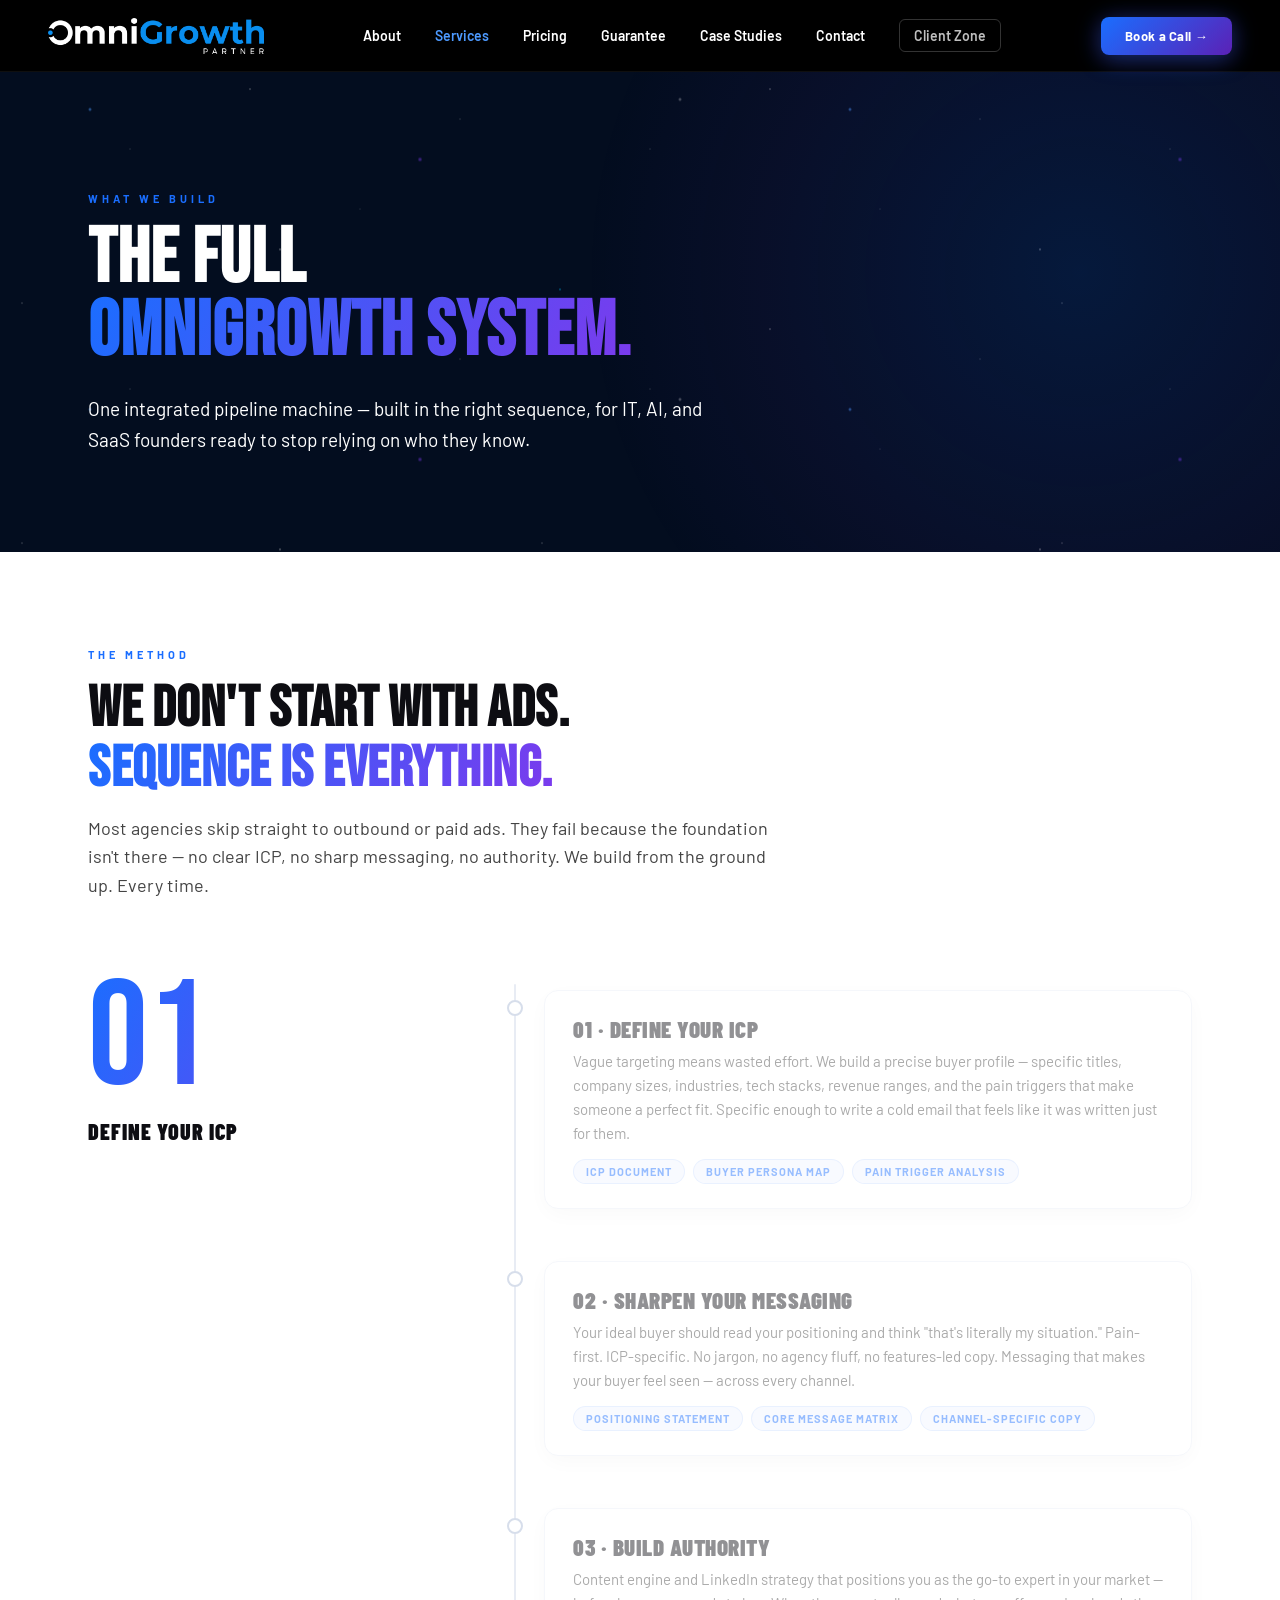
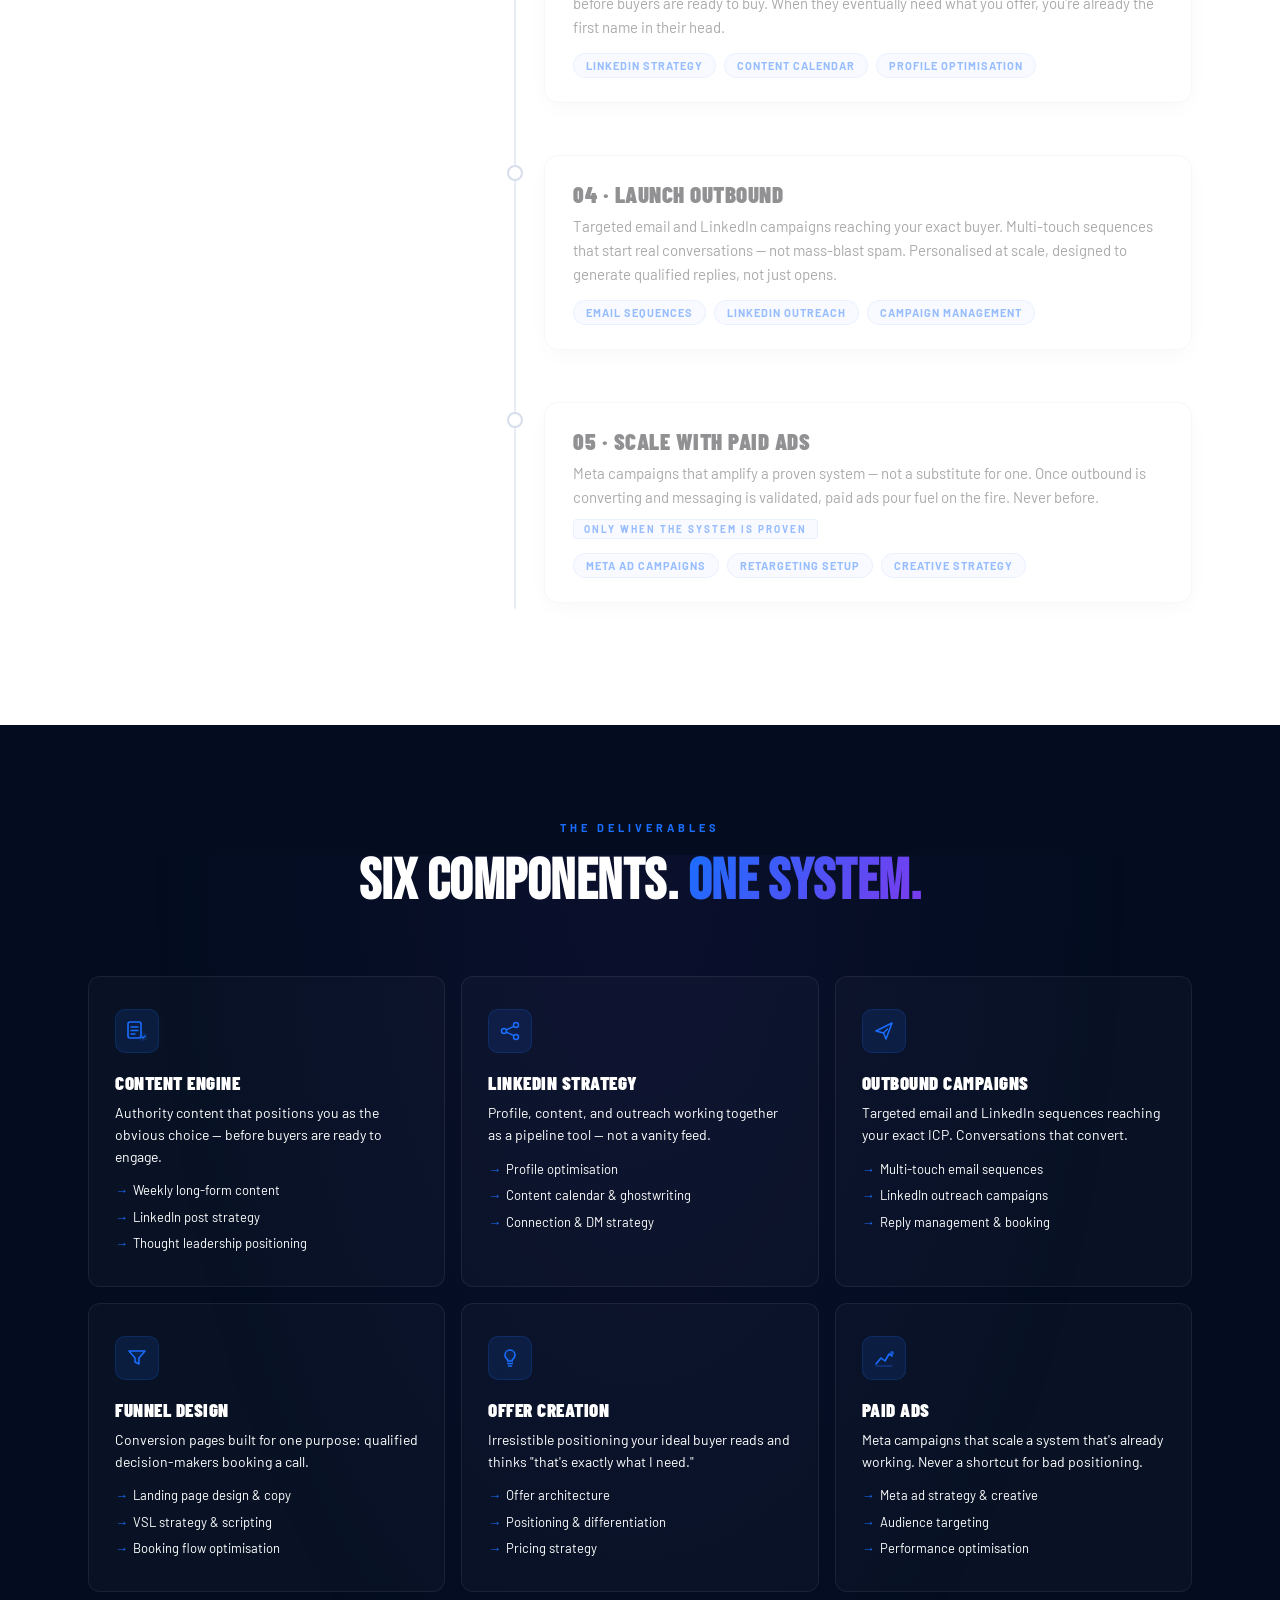
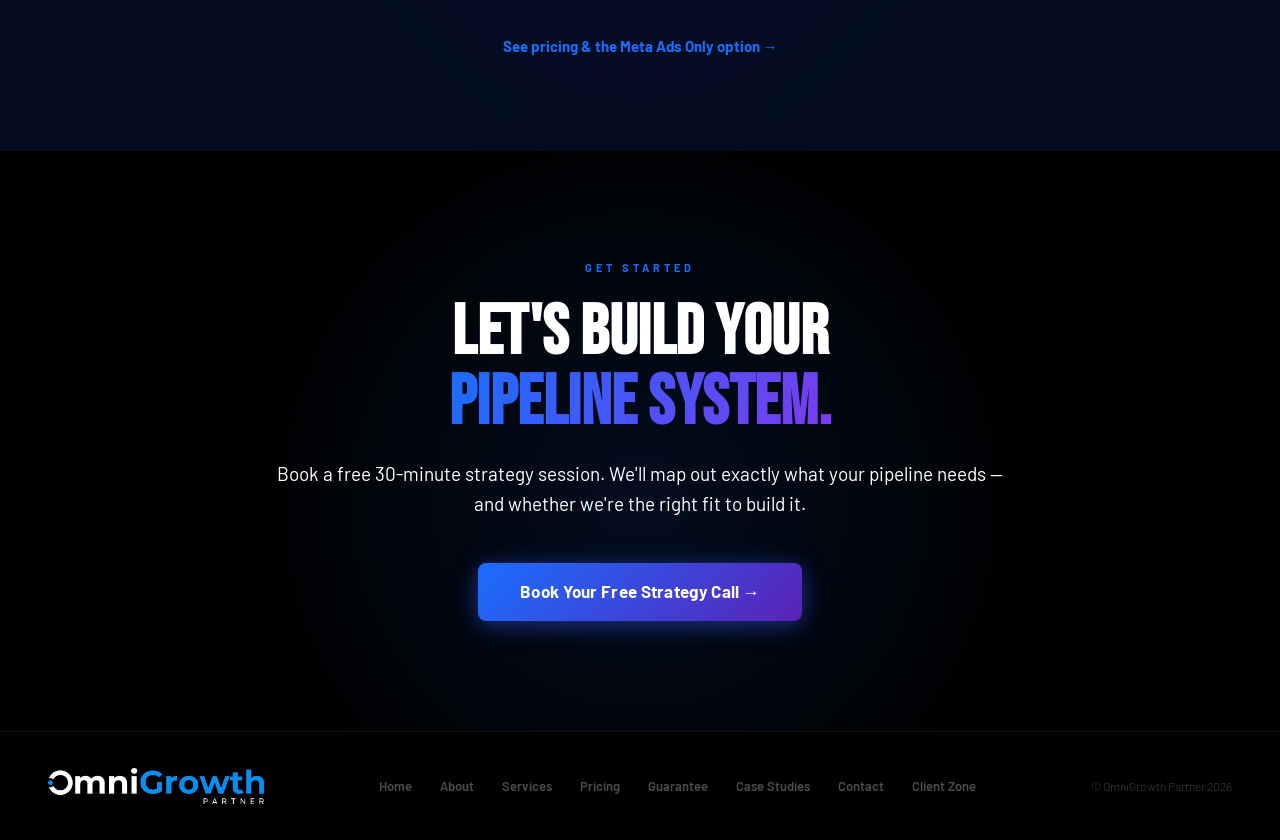
<file: services.html>
<!DOCTYPE html>
<html lang="en">
<head>
<meta charset="UTF-8">
<meta name="viewport" content="width=device-width, initial-scale=1.0">
<title>Services — OmniGrowth Partner</title>
<meta name="description" content="The full OmniGrowth pipeline system for IT, AI, and SaaS founders — ICP, messaging, authority, outbound, funnel, and paid ads in the right sequence.">
<link href="https://fonts.googleapis.com/css2?family=Bebas+Neue&family=Barlow+Condensed:wght@600;700;900&family=Barlow:wght@400;500;600;700;900&display=swap" rel="stylesheet">
<link rel="stylesheet" href="styles.css">
<link rel="icon" type="image/png" href="logo.png">
</head>
<body>

<div id="scrollbar"></div>

<header>
  <a href="index.html" class="logo-wrap">
    <img src="logo.png" alt="OmniGrowth Partner" class="logo-img" onerror="this.style.display='none';this.nextElementSibling.style.display='block'">
    <span class="logo-text">OMNI<span>GROWTH</span></span>
  </a>
  <nav>
    <a href="about.html">About</a>
    <a href="services.html" style="color:#4d9aff;">Services</a>
    <a href="pricing.html">Pricing</a>
    <a href="guarantee.html">Guarantee</a>
    <a href="case-studies.html">Case Studies</a>
    <a href="contact.html">Contact</a>
    <a href="/clients/login.html" class="nav-client">Client Zone</a>
  </nav>
  <button class="nav-toggle" onclick="toggleNav()" aria-label="Menu"><span></span><span></span><span></span></button>
  <a href="https://calendly.com/gareth-omnigrowthpartner/30min" target="_blank" rel="noopener" class="btn-primary sm">Book a Call →</a>
</header>
<div class="nav-mobile" id="mobileNav">
  <a href="index.html" onclick="toggleNav()">Home</a>
  <a href="about.html" onclick="toggleNav()">About</a>
  <a href="services.html" onclick="toggleNav()">Services</a>
  <a href="pricing.html" onclick="toggleNav()">Pricing</a>
  <a href="guarantee.html" onclick="toggleNav()">Guarantee</a>
  <a href="case-studies.html" onclick="toggleNav()">Case Studies</a>
  <a href="contact.html" onclick="toggleNav()">Contact</a>
  <a href="/clients/login.html" onclick="toggleNav()">Client Zone</a>
  <a href="https://calendly.com/gareth-omnigrowthpartner/30min" target="_blank" rel="noopener" class="btn-primary">Book Your Free Strategy Call →</a>
</div>

<!-- PAGE HERO -->
<section class="page-hero">
  <div class="hero-stars s-far px" data-speed="0.04"></div>
  <div class="hero-stars s-near px" data-speed="0.12"></div>
  <div class="hero-glow-1"></div>
  <div class="container">
    <div class="page-hero-inner">
      <span class="label-tag rv in">What We Build</span>
      <h1 class="page-headline rv in d1">The Full<br><span class="grad">OmniGrowth System.</span></h1>
      <p class="page-sub rv in d2">One integrated pipeline machine — built in the right sequence, for IT, AI, and SaaS founders ready to stop relying on who they know.</p>
    </div>
  </div>
</section>

<!-- THE SYSTEM — SCROLL TIMELINE (WHITE) -->
<section class="system" id="system">
  <div class="px px-grid-light" data-speed="0.10"></div>
  <div class="container">
    <div style="margin-bottom:64px;">
      <span class="label-tag rv">The Method</span>
      <h2 class="section-headline-dark rv d1">We Don't Start With Ads.<br><span class="grad">Sequence Is Everything.</span></h2>
      <p class="section-sub-dark rv d2" style="margin:14px 0 0;">Most agencies skip straight to outbound or paid ads. They fail because the foundation isn't there — no clear ICP, no sharp messaging, no authority. We build from the ground up. Every time.</p>
    </div>
    <div class="sys-layout">
      <div class="sys-sticky">
        <div class="big-num" id="sysNum">01</div>
        <div class="big-lbl" id="sysLbl">Define Your ICP</div>
      </div>
      <div class="sys-steps" id="sysSteps">
        <div class="sys-track"></div>
        <div class="sys-fill" id="sysFill"></div>
        <div class="sys-step" data-num="01" data-lbl="Define Your ICP">
          <div class="sys-card">
            <div class="sys-step-title">01 · Define Your ICP</div>
            <div class="sys-step-desc">Vague targeting means wasted effort. We build a precise buyer profile — specific titles, company sizes, industries, tech stacks, revenue ranges, and the pain triggers that make someone a perfect fit. Specific enough to write a cold email that feels like it was written just for them.</div>
            <div class="step-deliverables"><span class="deliverable">ICP Document</span><span class="deliverable">Buyer Persona Map</span><span class="deliverable">Pain Trigger Analysis</span></div>
          </div>
        </div>
        <div class="sys-step" data-num="02" data-lbl="Sharpen Your Messaging">
          <div class="sys-card">
            <div class="sys-step-title">02 · Sharpen Your Messaging</div>
            <div class="sys-step-desc">Your ideal buyer should read your positioning and think "that's literally my situation." Pain-first. ICP-specific. No jargon, no agency fluff, no features-led copy. Messaging that makes your buyer feel seen — across every channel.</div>
            <div class="step-deliverables"><span class="deliverable">Positioning Statement</span><span class="deliverable">Core Message Matrix</span><span class="deliverable">Channel-Specific Copy</span></div>
          </div>
        </div>
        <div class="sys-step" data-num="03" data-lbl="Build Authority">
          <div class="sys-card">
            <div class="sys-step-title">03 · Build Authority</div>
            <div class="sys-step-desc">Content engine and LinkedIn strategy that positions you as the go-to expert in your market — before buyers are ready to buy. When they eventually need what you offer, you're already the first name in their head.</div>
            <div class="step-deliverables"><span class="deliverable">LinkedIn Strategy</span><span class="deliverable">Content Calendar</span><span class="deliverable">Profile Optimisation</span></div>
          </div>
        </div>
        <div class="sys-step" data-num="04" data-lbl="Launch Outbound">
          <div class="sys-card">
            <div class="sys-step-title">04 · Launch Outbound</div>
            <div class="sys-step-desc">Targeted email and LinkedIn campaigns reaching your exact buyer. Multi-touch sequences that start real conversations — not mass-blast spam. Personalised at scale, designed to generate qualified replies, not just opens.</div>
            <div class="step-deliverables"><span class="deliverable">Email Sequences</span><span class="deliverable">LinkedIn Outreach</span><span class="deliverable">Campaign Management</span></div>
          </div>
        </div>
        <div class="sys-step" data-num="05" data-lbl="Scale With Paid Ads">
          <div class="sys-card">
            <div class="sys-step-title">05 · Scale With Paid Ads</div>
            <div class="sys-step-desc">Meta campaigns that amplify a proven system — not a substitute for one. Once outbound is converting and messaging is validated, paid ads pour fuel on the fire. Never before.</div>
            <span class="step-tag">Only when the system is proven</span>
            <div class="step-deliverables"><span class="deliverable">Meta Ad Campaigns</span><span class="deliverable">Retargeting Setup</span><span class="deliverable">Creative Strategy</span></div>
          </div>
        </div>
      </div>
    </div>
  </div>
</section>

<!-- DELIVERABLES — DARK -->
<section class="services">
  <div class="px" data-speed="0.2" style="background:radial-gradient(ellipse at 50% 0%,rgba(124,58,237,.07),transparent 55%);"></div>
  <div class="container">
    <div class="services-header">
      <span class="label-tag rv" style="text-align:center;">The Deliverables</span>
      <h2 class="section-headline rv d1">Six Components. <span class="grad">One System.</span></h2>
    </div>
    <div class="svc-grid">
      <div class="svc-card rv d1">
        <div class="svc-icon"><svg width="22" height="22" viewBox="0 0 22 22" fill="none"><rect x="2" y="2" width="13" height="16" rx="2" stroke="#1a6eff" stroke-width="1.6"/><path d="M5 7h7M5 10.5h7M5 14h4" stroke="#1a6eff" stroke-width="1.5" stroke-linecap="round"/><circle cx="17" cy="17" r="3.5" fill="#1a6eff" opacity=".15" stroke="#1a6eff" stroke-width="1.4"/><path d="M16 17l1 1 2-2" stroke="#1a6eff" stroke-width="1.3" stroke-linecap="round" stroke-linejoin="round"/></svg></div>
        <div class="svc-title">Content Engine</div>
        <div class="svc-desc">Authority content that positions you as the obvious choice — before buyers are ready to engage.</div>
        <ul class="svc-bullets"><li>Weekly long-form content</li><li>LinkedIn post strategy</li><li>Thought leadership positioning</li></ul>
      </div>
      <div class="svc-card rv d2">
        <div class="svc-icon"><svg width="22" height="22" viewBox="0 0 22 22" fill="none"><circle cx="5" cy="11" r="2.5" stroke="#1a6eff" stroke-width="1.5"/><circle cx="17" cy="5" r="2.5" stroke="#1a6eff" stroke-width="1.5"/><circle cx="17" cy="17" r="2.5" stroke="#1a6eff" stroke-width="1.5"/><path d="M7.3 9.8L14.8 6.4M7.3 12.2L14.8 15.6" stroke="#1a6eff" stroke-width="1.4" stroke-linecap="round"/></svg></div>
        <div class="svc-title">LinkedIn Strategy</div>
        <div class="svc-desc">Profile, content, and outreach working together as a pipeline tool — not a vanity feed.</div>
        <ul class="svc-bullets"><li>Profile optimisation</li><li>Content calendar &amp; ghostwriting</li><li>Connection &amp; DM strategy</li></ul>
      </div>
      <div class="svc-card rv d3">
        <div class="svc-icon"><svg width="22" height="22" viewBox="0 0 22 22" fill="none"><path d="M3 11L19 3L13 19L10.5 13L3 11Z" stroke="#1a6eff" stroke-width="1.55" stroke-linejoin="round"/><path d="M10.5 13L14.5 9" stroke="#1a6eff" stroke-width="1.4" stroke-linecap="round"/></svg></div>
        <div class="svc-title">Outbound Campaigns</div>
        <div class="svc-desc">Targeted email and LinkedIn sequences reaching your exact ICP. Conversations that convert.</div>
        <ul class="svc-bullets"><li>Multi-touch email sequences</li><li>LinkedIn outreach campaigns</li><li>Reply management &amp; booking</li></ul>
      </div>
      <div class="svc-card rv d2">
        <div class="svc-icon"><svg width="22" height="22" viewBox="0 0 22 22" fill="none"><path d="M3 4h16l-6 7v6l-4-2V11L3 4Z" stroke="#1a6eff" stroke-width="1.55" stroke-linejoin="round" fill="rgba(26,110,255,0.08)"/></svg></div>
        <div class="svc-title">Funnel Design</div>
        <div class="svc-desc">Conversion pages built for one purpose: qualified decision-makers booking a call.</div>
        <ul class="svc-bullets"><li>Landing page design &amp; copy</li><li>VSL strategy &amp; scripting</li><li>Booking flow optimisation</li></ul>
      </div>
      <div class="svc-card rv d3">
        <div class="svc-icon"><svg width="22" height="22" viewBox="0 0 22 22" fill="none"><path d="M11 3C8.2 3 6 5.2 6 8c0 2 1.1 3.7 2.7 4.6V14h4.6v-1.4C14.9 11.7 16 10 16 8c0-2.8-2.2-5-5-5Z" stroke="#1a6eff" stroke-width="1.5" fill="rgba(26,110,255,0.08)"/><path d="M8.7 16.5h4.6M9.5 19h3" stroke="#1a6eff" stroke-width="1.5" stroke-linecap="round"/></svg></div>
        <div class="svc-title">Offer Creation</div>
        <div class="svc-desc">Irresistible positioning your ideal buyer reads and thinks "that's exactly what I need."</div>
        <ul class="svc-bullets"><li>Offer architecture</li><li>Positioning &amp; differentiation</li><li>Pricing strategy</li></ul>
      </div>
      <div class="svc-card rv d4">
        <div class="svc-icon"><svg width="22" height="22" viewBox="0 0 22 22" fill="none"><path d="M3 17L8 11L12 14L16 7L19 9" stroke="#1a6eff" stroke-width="1.55" stroke-linecap="round" stroke-linejoin="round"/><circle cx="19" cy="6" r="2" fill="#1a6eff" opacity=".7"/><path d="M3 19h16" stroke="#1a6eff" stroke-width="1.3" stroke-linecap="round" opacity=".35"/></svg></div>
        <div class="svc-title">Paid Ads</div>
        <div class="svc-desc">Meta campaigns that scale a system that's already working. Never a shortcut for bad positioning.</div>
        <ul class="svc-bullets"><li>Meta ad strategy &amp; creative</li><li>Audience targeting</li><li>Performance optimisation</li></ul>
      </div>
    </div>
    <div class="svc-cta rv" style="margin-top:44px;">
      <a href="pricing.html" class="svc-link">See pricing &amp; the Meta Ads Only option →</a>
    </div>
  </div>
</section>

<!-- CTA -->
<section class="final-cta">
  <div class="px" data-speed="0.25" style="background:radial-gradient(circle at 50% 50%,rgba(26,110,255,.12),transparent 55%);"></div>
  <div class="container">
    <div class="final-eyebrow rv">Get Started</div>
    <h2 class="final-headline rv d1">Let's Build Your<br><span class="grad">Pipeline System.</span></h2>
    <p class="final-sub rv d2">Book a free 30-minute strategy session. We'll map out exactly what your pipeline needs —<br>and whether we're the right fit to build it.</p>
    <a href="https://calendly.com/gareth-omnigrowthpartner/30min" target="_blank" rel="noopener" class="btn-primary rv d3" style="font-size:17px;padding:18px 42px;">Book Your Free Strategy Call →</a>
  </div>
</section>

<footer>
  <a href="index.html" class="logo-wrap">
    <img src="logo.png" alt="OmniGrowth Partner" class="logo-img" onerror="this.style.display='none';this.nextElementSibling.style.display='block'">
    <span class="logo-text">OMNI<span>GROWTH</span></span>
  </a>
  <nav class="footer-nav">
    <a href="index.html">Home</a><a href="about.html">About</a><a href="services.html">Services</a><a href="pricing.html">Pricing</a><a href="guarantee.html">Guarantee</a><a href="case-studies.html">Case Studies</a><a href="contact.html">Contact</a><a href="/clients/login.html">Client Zone</a>
  </nav>
  <span class="footer-copy">© OmniGrowth Partner 2026</span>
</footer>

<script src="main.js"></script>
</body>
</html>
</file>
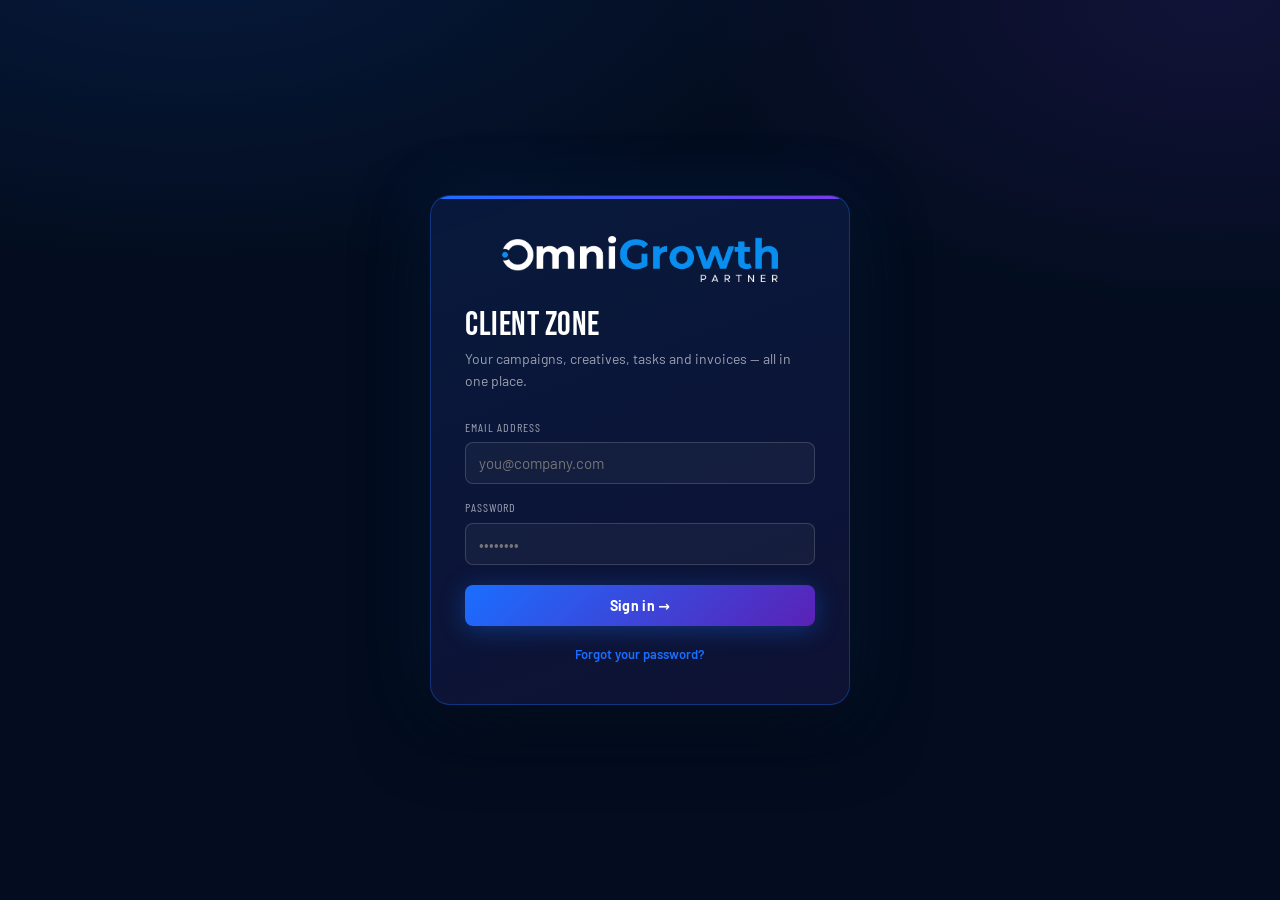
<file: clients/admin.html>
<!DOCTYPE html>
<html lang="en">
<head>
<meta charset="utf-8">
<meta name="viewport" content="width=device-width, initial-scale=1">
<meta name="robots" content="noindex, nofollow">
<title>Admin — OmniGrowth Client Zone</title>
<link rel="icon" href="/logo.png">
<link href="https://fonts.googleapis.com/css2?family=Barlow:wght@400;500;600;700&family=Barlow+Condensed:wght@500;600&family=Bebas+Neue&display=swap" rel="stylesheet">
<link rel="stylesheet" href="cz.css?v=4">
</head>
<body>
<div class="shell">

  <header class="topbar">
    <div class="wrap topbar-inner">
      <a class="brand" href="admin.html">
        <img src="/logo.png" alt="OmniGrowth Partner" onerror="this.outerHTML='<span class=\'brand-text\'>OMNI<span>GROWTH</span></span>'">
        <span class="pill blue">Admin</span>
      </a>
      <div class="who">
        <select id="client-picker" style="width:auto;min-width:220px"></select>
        <button class="btn ghost sm" id="btn-new-client">+ Client</button>
        <button class="btn ghost sm" id="btn-signout">Sign out</button>
      </div>
    </div>
  </header>

  <div class="wrap">
    <nav class="tabs" id="tabs">
      <button class="tab active" data-view="links">Links</button>
      <button class="tab" data-view="tasks">To-Do</button>
      <button class="tab" data-view="invoices">Invoices</button>
      <button class="tab" data-view="messages">Messages<span class="dot" id="dot-msgs" hidden>0</span></button>
      <button class="tab" data-view="metrics">Dashboard data</button>
      <button class="tab" data-view="settings">Settings &amp; users</button>
    </nav>
  </div>

  <main class="wrap">
    <div class="loader" id="boot">Loading admin console…</div>

    <!-- ================= LINKS ================= -->
    <section class="view" id="view-links">
      <div class="view-head"><div><h1>CLIENT LINKS</h1>
        <p>Drive folders, creatives, meeting recordings — anything the client should reach in one click.</p></div></div>
      <div class="grid c2">
        <div class="card">
          <h2 style="font-size:20px;margin-bottom:14px">ADD A LINK</h2>
          <form id="form-res">
            <div class="row">
              <div class="field"><label>Type</label>
                <select id="res-kind">
                  <option value="drive">Shared Drive</option>
                  <option value="creatives">Creatives</option>
                  <option value="recordings">Meeting recording</option>
                  <option value="report">Report</option>
                  <option value="other">Other</option>
                </select></div>
              <div class="field"><label>Label</label><input id="res-label" required placeholder="Q3 Creative Folder"></div>
            </div>
            <div class="field"><label>URL</label><input id="res-url" type="url" required placeholder="https://drive.google.com/..."></div>
            <div class="field"><label>Description (optional)</label><input id="res-desc" placeholder="Static and video assets for the current flight"></div>
            <button class="btn" type="submit">Add link</button>
          </form>
        </div>
        <div class="card"><div id="res-list"></div></div>
      </div>
    </section>

    <!-- ================= TASKS ================= -->
    <section class="view" id="view-tasks">
      <div class="view-head"><div><h1>TO-DO LIST</h1>
        <p>Assign items to your team or to the client.</p></div></div>
      <div class="grid c2">
        <div class="card">
          <h2 style="font-size:20px;margin-bottom:14px">ADD A TASK</h2>
          <form id="form-todo">
            <div class="field"><label>Title</label><input id="todo-title" required placeholder="Approve October ad creative"></div>
            <div class="field"><label>Detail (optional)</label><textarea id="todo-detail" rows="2"></textarea></div>
            <div class="row">
              <div class="field"><label>Owner</label>
                <select id="todo-owner"><option value="omnigrowth">OmniGrowth</option><option value="client">Client</option></select></div>
              <div class="field"><label>Due date</label><input id="todo-due" type="date"></div>
            </div>
            <button class="btn" type="submit">Add task</button>
          </form>
        </div>
        <div class="card"><div id="todo-list"></div></div>
      </div>
    </section>

    <!-- ================= INVOICES ================= -->
    <section class="view" id="view-invoices">
      <div class="view-head"><div><h1>INVOICES</h1>
        <p>Generate from the client's template, or upload a PDF you produced elsewhere.</p></div>
        <div class="spacer"></div>
        <button class="btn ghost sm" id="btn-csv">Export CSV</button></div>

      <div class="card" style="margin-bottom:16px">
        <h2 style="font-size:20px;margin-bottom:6px">GENERATE INVOICE</h2>
        <p style="font-size:13px;color:var(--dim);margin-bottom:14px">
          Creates a numbered PDF in your existing layout and files it as a <strong>draft</strong>.
          Clients cannot see drafts — set it to Sent when you're happy.
        </p>
        <form id="form-gen">
          <div class="row">
            <div class="field"><label>Bill to</label><input id="gen-name" required placeholder="Schema Networks"></div>
            <div class="field"><label>Currency</label>
              <select id="gen-currency"><option>USD</option><option>ZAR</option><option>GBP</option><option>EUR</option></select></div>
          </div>
          <div class="field"><label>Billing address</label><textarea id="gen-address" rows="2" placeholder="2915 Red Hill Ave., Suite C103&#10;Costa Mesa, CA 92626"></textarea></div>
          <div class="row">
            <div class="field"><label>Period</label><input id="gen-period" type="month"></div>
            <div class="field"><label>Issue date</label><input id="gen-issue" type="date"></div>
            <div class="field"><label>Amount</label><input id="gen-amount" type="number" step="0.01" min="0" placeholder="1950.00"></div>
          </div>
          <div class="field"><label>Description</label><input id="gen-desc" placeholder="JULY 2026"></div>
          <label style="display:flex;align-items:center;gap:10px;font-size:13px;color:var(--dim);margin-bottom:14px">
            <input type="checkbox" id="gen-recurring" style="width:auto" checked> Recurring monthly retainer
          </label>
          <div style="display:flex;gap:10px;flex-wrap:wrap">
            <button class="btn" type="submit" id="btn-gen">Generate invoice</button>
            <button class="btn ghost" type="button" id="btn-gen-save">Save template only</button>
            <button class="btn ghost" type="button" id="btn-gen-preview">Preview PDF</button>
          </div>
        </form>
        <div style="border-top:1px solid var(--line);margin-top:18px;padding-top:16px">
          <div class="col-title label">Monthly run</div>
          <p style="font-size:13px;color:var(--dim);margin-bottom:12px">
            Generates a draft for every recurring client that hasn't been invoiced for the period yet.
          </p>
          <button class="btn ghost sm" type="button" id="btn-batch">Generate drafts for all recurring clients</button>
          <div id="batch-out" style="margin-top:12px"></div>
        </div>
      </div>

      <div class="card" style="margin-bottom:16px">
        <h2 style="font-size:20px;margin-bottom:14px">NEW INVOICE</h2>
        <form id="form-inv">
          <div class="row">
            <div class="field"><label>Invoice number</label><input id="inv-number" required placeholder="OG-2026-014"></div>
            <div class="field"><label>Amount</label><input id="inv-amount" type="number" step="0.01" min="0" required placeholder="18500.00"></div>
            <div class="field"><label>Currency</label>
              <select id="inv-currency"><option>ZAR</option><option>USD</option><option>GBP</option><option>EUR</option></select></div>
          </div>
          <div class="row">
            <div class="field"><label>Issue date</label><input id="inv-issue" type="date" required></div>
            <div class="field"><label>Due date</label><input id="inv-due" type="date"></div>
            <div class="field"><label>Status</label>
              <select id="inv-status"><option value="sent">Sent</option><option value="paid">Paid</option><option value="draft">Draft (hidden from client)</option><option value="void">Void</option></select></div>
          </div>
          <div class="row">
            <div class="field"><label>PDF file</label><input id="inv-file" type="file" accept="application/pdf"></div>
            <div class="field"><label>Note (optional)</label><input id="inv-notes" placeholder="September retainer"></div>
          </div>
          <button class="btn" type="submit" id="btn-inv">Save invoice</button>
        </form>
      </div>
      <div class="card"><div id="inv-list"></div></div>
    </section>

    <!-- ================= MESSAGES ================= -->
    <section class="view" id="view-messages">
      <div class="view-head"><div><h1>MESSAGES</h1><p>Reply to clients directly.</p></div>
        <div class="spacer"></div>
        <button class="btn sm" id="btn-new-thread">+ New conversation</button></div>
      <div class="msg-layout">
        <aside class="thread-list" id="thread-list"></aside>
        <div class="msg-pane">
          <div class="msg-scroll" id="msg-scroll"></div>
          <form class="composer" id="composer">
            <textarea id="msg-input" placeholder="Reply…" rows="1"></textarea>
            <button class="btn" type="submit" id="btn-send">Send</button>
          </form>
        </div>
      </div>
    </section>

    <!-- ================= METRICS ================= -->
    <section class="view" id="view-metrics">
      <div class="view-head"><div><h1>DASHBOARD DATA</h1>
        <p>Enter the numbers for a reporting period. These render as the client's performance dashboard.</p></div></div>
      <div class="grid c2">
        <div class="card">
          <h2 style="font-size:20px;margin-bottom:14px">ADD / UPDATE A METRIC</h2>
          <form id="form-metric">
            <div class="row">
              <div class="field"><label>Channel</label>
                <select id="m-channel"><option value="email">Email</option><option value="meta">Meta ads</option><option value="other">Other</option></select></div>
              <div class="field"><label>Key</label><input id="m-key" required placeholder="replies"></div>
            </div>
            <div class="field"><label>Display label</label><input id="m-label" required placeholder="Positive replies"></div>
            <div class="row">
              <div class="field"><label>Period start</label><input id="m-start" type="date" required></div>
              <div class="field"><label>Period end</label><input id="m-end" type="date" required></div>
            </div>
            <div class="row">
              <div class="field"><label>Value</label><input id="m-value" type="number" step="any" required></div>
              <div class="field"><label>Target (optional)</label><input id="m-target" type="number" step="any"></div>
              <div class="field"><label>Unit</label><input id="m-unit" placeholder="% or R or blank"></div>
            </div>
            <button class="btn" type="submit">Save metric</button>
          </form>
        </div>
        <div class="card"><div id="metric-list"></div></div>
      </div>
    </section>

    <!-- ================= SETTINGS ================= -->
    <section class="view" id="view-settings">
      <div class="view-head"><div><h1>SETTINGS &amp; USERS</h1>
        <p>Portal welcome message and who can log in for this client.</p></div></div>
      <div class="grid c2">
        <div class="card">
          <h2 style="font-size:20px;margin-bottom:14px">PORTAL SETTINGS</h2>
          <form id="form-settings">
            <div class="field"><label>Account manager</label><input id="set-am" placeholder="Gareth Foley"></div>
            <div class="field"><label>Welcome note</label><textarea id="set-welcome" rows="4" placeholder="Shown at the top of their home page."></textarea></div>
            <button class="btn" type="submit">Save settings</button>
          </form>
        </div>
        <div class="card">
          <h2 style="font-size:20px;margin-bottom:6px">USER ACCESS</h2>
          <p style="font-size:13px;color:var(--dim);margin-bottom:14px">
            Invite the person in Supabase → Authentication → Users → <em>Invite user</em>.
            Once they appear below, attach them to a client here.
          </p>
          <div id="user-list"></div>
        </div>
      </div>

      <div class="card" style="margin-top:16px">
        <h2 style="font-size:20px;margin-bottom:6px">INVOICE DETAILS</h2>
        <p style="font-size:13px;color:var(--dim);margin-bottom:14px">
          Applies to every invoice you generate. Existing invoices keep the details they were issued with.
        </p>
        <form id="form-billing">
          <div class="row">
            <div class="field"><label>Business address</label><input id="bl-address"></div>
            <div class="field"><label>Phone</label><input id="bl-phone"></div>
            <div class="field"><label>Email</label><input id="bl-email"></div>
          </div>
          <div class="row">
            <div class="field"><label>Bank</label><input id="bl-bank"></div>
            <div class="field"><label>Account name</label><input id="bl-accname"></div>
          </div>
          <div class="row">
            <div class="field"><label>Account number</label><input id="bl-accnum"></div>
            <div class="field"><label>Swift code</label><input id="bl-swift"></div>
          </div>
          <div class="field"><label>Terms</label><input id="bl-terms"></div>
          <div class="row">
            <div class="field"><label>Next invoice number</label><input id="bl-next" type="number" min="1"></div>
            <div class="field"><label>Days before overdue</label><input id="bl-overdue" type="number" min="0"></div>
          </div>
          <button class="btn" type="submit">Save invoice details</button>
        </form>
      </div>
    </section>
  </main>
</div>

<script type="module" src="cz-admin.js?v=4"></script>
</body>
</html>
</file>
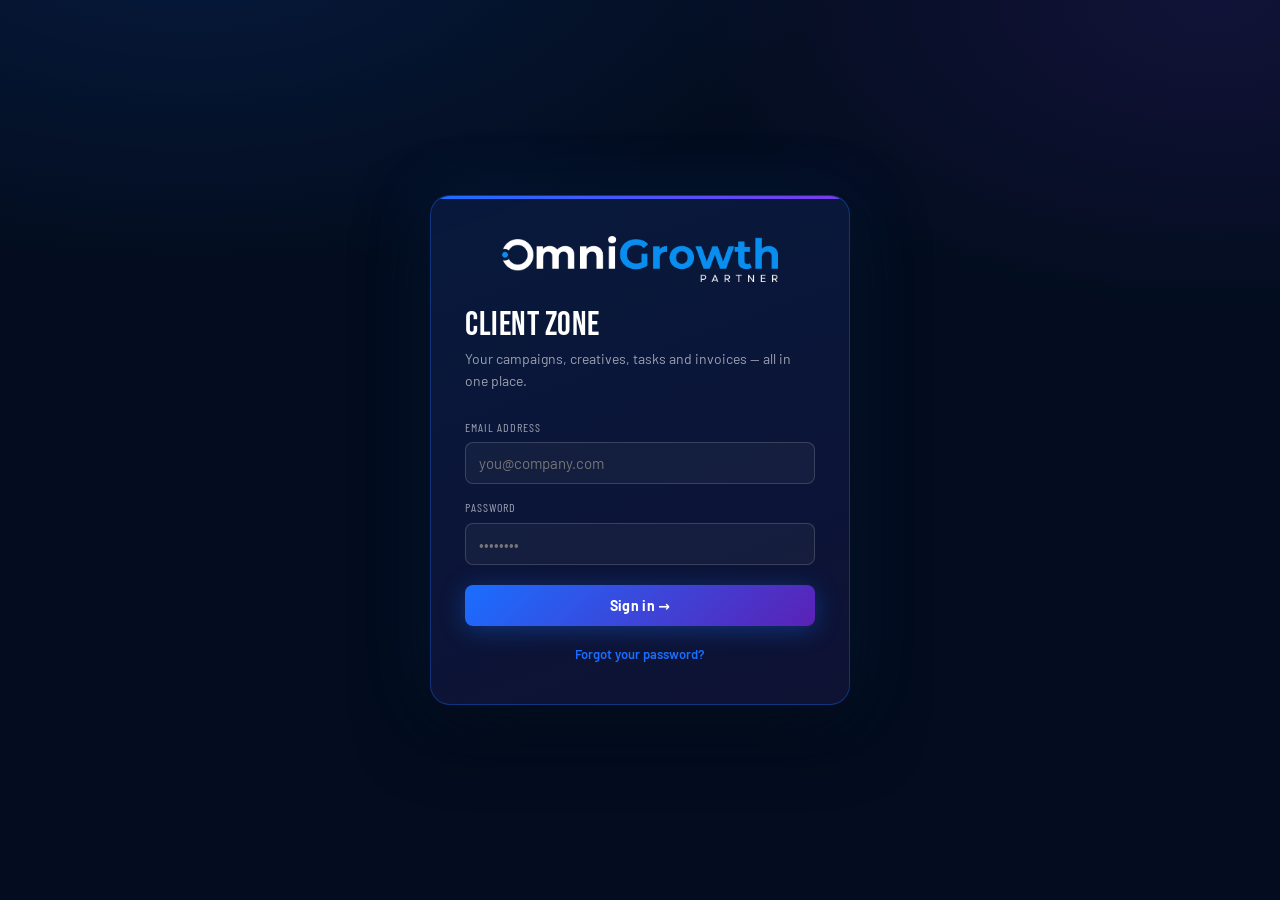
<file: clients/login.html>
<!DOCTYPE html>
<html lang="en">
<head>
<meta charset="utf-8">
<meta name="viewport" content="width=device-width, initial-scale=1">
<meta name="robots" content="noindex, nofollow">
<title>Client Zone — OmniGrowth</title>
<link rel="icon" href="/logo.png">
<link href="https://fonts.googleapis.com/css2?family=Barlow:wght@400;500;600;700&family=Barlow+Condensed:wght@500;600&family=Bebas+Neue&display=swap" rel="stylesheet">
<link rel="stylesheet" href="cz.css?v=4">
</head>
<body>
<div class="auth-page">
  <div class="auth-card">
    <div class="brand auth-brand">
      <img src="/logo.png" alt="OmniGrowth Partner" onerror="this.parentElement.innerHTML='<div class=\'brand-text\'>OMNI<span>GROWTH</span></div>'">
    </div>

    <!-- ===== sign in ===== -->
    <section id="pane-signin">
      <h1>CLIENT ZONE</h1>
      <p class="sub">Your campaigns, creatives, tasks and invoices — all in one place.</p>
      <div id="msg"></div>
      <form id="form-signin">
        <div class="field">
          <label for="email">Email address</label>
          <input id="email" type="email" autocomplete="email" required placeholder="you@company.com">
        </div>
        <div class="field">
          <label for="password">Password</label>
          <input id="password" type="password" autocomplete="current-password" required placeholder="••••••••">
        </div>
        <button class="btn" type="submit" id="btn-signin">Sign in →</button>
      </form>
      <div class="auth-alt"><a id="link-forgot">Forgot your password?</a></div>
    </section>

    <!-- ===== reset request ===== -->
    <section id="pane-forgot" hidden>
      <h1>RESET PASSWORD</h1>
      <p class="sub">We'll email you a link to set a new password.</p>
      <div id="msg-forgot"></div>
      <form id="form-forgot">
        <div class="field">
          <label for="email-forgot">Email address</label>
          <input id="email-forgot" type="email" autocomplete="email" required placeholder="you@company.com">
        </div>
        <button class="btn" type="submit" id="btn-forgot">Send reset link</button>
      </form>
      <div class="auth-alt"><a id="link-back">← Back to sign in</a></div>
    </section>

    <!-- ===== set new password (arrives from email link) ===== -->
    <section id="pane-reset" hidden>
      <h1>SET A PASSWORD</h1>
      <p class="sub">Choose a password for your Client Zone account.</p>
      <div id="msg-reset"></div>
      <form id="form-reset">
        <div class="field">
          <label for="pw1">New password</label>
          <input id="pw1" type="password" autocomplete="new-password" minlength="8" required>
        </div>
        <div class="field">
          <label for="pw2">Confirm password</label>
          <input id="pw2" type="password" autocomplete="new-password" minlength="8" required>
        </div>
        <button class="btn" type="submit" id="btn-reset">Save password →</button>
      </form>
    </section>
  </div>
</div>

<script type="module">
import { sb, $, esc } from './cz-lib.js?v=4';

const show = (id) => {
  ['pane-signin', 'pane-forgot', 'pane-reset'].forEach((p) => { $('#' + p).hidden = (p !== id); });
};
const note = (box, kind, text) => { $(box).innerHTML = `<div class="notice ${kind}">${esc(text)}</div>`; };

// A recovery / invite link drops the user here with a session already set.
sb.auth.onAuthStateChange((event) => {
  if (event === 'PASSWORD_RECOVERY') show('pane-reset');
});

// Already signed in and not mid-recovery? Go straight through.
(async () => {
  const hash = window.location.hash || '';
  if (hash.includes('type=recovery') || hash.includes('type=invite')) { show('pane-reset'); return; }
  const { data: { session } } = await sb.auth.getSession();
  if (session) window.location.replace('index.html');
})();

$('#link-forgot').onclick = () => show('pane-forgot');
$('#link-back').onclick = () => show('pane-signin');

$('#form-signin').onsubmit = async (e) => {
  e.preventDefault();
  const btn = $('#btn-signin');
  btn.disabled = true; btn.textContent = 'Signing in…';
  const { error } = await sb.auth.signInWithPassword({
    email: $('#email').value.trim(),
    password: $('#password').value,
  });
  if (error) {
    note('#msg', 'err', error.message === 'Invalid login credentials'
      ? 'That email and password combination is not recognised.'
      : error.message);
    btn.disabled = false; btn.textContent = 'Sign in →';
    return;
  }
  window.location.replace('index.html');
};

$('#form-forgot').onsubmit = async (e) => {
  e.preventDefault();
  const btn = $('#btn-forgot');
  btn.disabled = true; btn.textContent = 'Sending…';
  const { error } = await sb.auth.resetPasswordForEmail($('#email-forgot').value.trim(), {
    redirectTo: window.location.origin + window.location.pathname,
  });
  note('#msg-forgot', error ? 'err' : 'ok',
    error ? error.message : 'Check your inbox — the reset link is on its way.');
  btn.disabled = false; btn.textContent = 'Send reset link';
};

$('#form-reset').onsubmit = async (e) => {
  e.preventDefault();
  if ($('#pw1').value !== $('#pw2').value) {
    note('#msg-reset', 'err', 'Those two passwords do not match.');
    return;
  }
  const btn = $('#btn-reset');
  btn.disabled = true; btn.textContent = 'Saving…';
  const { error } = await sb.auth.updateUser({ password: $('#pw1').value });
  if (error) {
    note('#msg-reset', 'err', error.message);
    btn.disabled = false; btn.textContent = 'Save password →';
    return;
  }
  window.location.replace('index.html');
};
</script>
</body>
</html>
</file>
<file: styles.css>
/* ━━━ RESET / TOKENS ━━━ */
*,*::before,*::after{margin:0;padding:0;box-sizing:border-box}
html{scroll-behavior:smooth}
body{font-family:'Barlow',sans-serif;background:#000;color:#fff;overflow-x:hidden}
:root{
  --blue:#1a6eff; --purple:#7c3aed;
  --navy:#030d1f; --navy-mid:#050f26;
  --white:#fff; --off-white:#f7f8fc;
  --grey:#fff; --grey-dim:rgba(255,255,255,.6);
  --dark-text:#0d0d12; --mid-text:#444;
  --red:#ff4214;
}
.grad{background:linear-gradient(120deg,#1a6eff 0%,#7c3aed 100%);-webkit-background-clip:text;-webkit-text-fill-color:transparent;background-clip:text}
.container{max-width:1200px;margin:0 auto;padding:0 48px;position:relative;z-index:2}
.label-tag{font-weight:700;font-size:11px;letter-spacing:4px;text-transform:uppercase;display:block;margin-bottom:18px;color:var(--blue)}

/* ━━━ SCROLL PROGRESS ━━━ */
#scrollbar{position:fixed;top:0;left:0;height:3px;width:0;z-index:200;background:linear-gradient(90deg,#1a6eff,#7c3aed);box-shadow:0 0 12px rgba(26,110,255,.6)}

/* ━━━ REVEAL ENGINE ━━━ */
.rv{opacity:0;transform:translateY(36px);transition:opacity .8s cubic-bezier(.16,1,.3,1),transform .8s cubic-bezier(.16,1,.3,1)}
.rv.in{opacity:1;transform:none}
.rv-l{opacity:0;transform:translateX(-40px);transition:opacity .8s cubic-bezier(.16,1,.3,1),transform .8s cubic-bezier(.16,1,.3,1)}
.rv-r{opacity:0;transform:translateX(40px);transition:opacity .8s cubic-bezier(.16,1,.3,1),transform .8s cubic-bezier(.16,1,.3,1)}
.rv-l.in,.rv-r.in{opacity:1;transform:none}
.d1{transition-delay:.1s}.d2{transition-delay:.2s}.d3{transition-delay:.3s}.d4{transition-delay:.4s}.d5{transition-delay:.5s}.d6{transition-delay:.6s}

/* ━━━ PARALLAX LAYERS ━━━ */
.px{position:absolute;inset:-12% 0;pointer-events:none;will-change:transform}
.px-grid{background-image:linear-gradient(rgba(26,110,255,.045) 1px,transparent 1px),linear-gradient(90deg,rgba(26,110,255,.045) 1px,transparent 1px);background-size:64px 64px}
.px-grid-light{display:none}

/* ━━━ BUTTONS ━━━ */
.btn-primary{background:linear-gradient(135deg,#1a6eff,#5b21b6);color:#fff;font-weight:700;font-size:15px;letter-spacing:.3px;padding:15px 34px;border-radius:8px;border:none;cursor:pointer;text-decoration:none;display:inline-flex;align-items:center;gap:8px;transition:transform .25s,box-shadow .25s;box-shadow:0 4px 24px rgba(26,110,255,.35),0 4px 24px rgba(124,58,237,.2);position:relative;overflow:hidden}
.btn-primary::after{content:'';position:absolute;top:0;left:-80%;width:50%;height:100%;background:linear-gradient(100deg,transparent,rgba(255,255,255,.28),transparent);transform:skewX(-20deg);transition:left .5s}
.btn-primary:hover{transform:translateY(-2px);box-shadow:0 10px 36px rgba(26,110,255,.55)}
.btn-primary:hover::after{left:130%}
.btn-primary.sm{font-size:13px;padding:11px 24px}
.btn-outline{background:transparent;border:1.5px solid rgba(255,255,255,.2);color:rgba(255,255,255,.7);font-weight:600;font-size:14px;padding:14px 30px;border-radius:8px;cursor:pointer;text-decoration:none;display:inline-flex;align-items:center;transition:border-color .2s,color .2s,transform .25s}
.btn-outline:hover{border-color:rgba(255,255,255,.5);color:#fff;transform:translateY(-2px)}

/* ━━━ HEADER ━━━ */
header{position:sticky;top:0;z-index:100;background:rgba(0,0,0,.85);backdrop-filter:blur(18px);-webkit-backdrop-filter:blur(18px);border-bottom:1px solid rgba(255,255,255,.06);padding:0 48px;height:72px;display:flex;align-items:center;justify-content:space-between;transition:background .3s}
.logo-wrap{display:flex;align-items:center;text-decoration:none;flex-shrink:0;gap:10px}
.logo-img{height:36px;width:auto;display:block}
.logo-text{font-family:'Bebas Neue',sans-serif;font-size:24px;letter-spacing:1.5px;color:#fff;display:none}
.logo-text span{color:var(--blue)}
nav{display:flex;align-items:center;gap:34px}
nav a{font-size:14px;font-weight:600;color:#fff;text-decoration:none;transition:color .2s}
nav a:hover{color:var(--blue)}
nav a:hover{color:#fff}
.nav-toggle{display:none;flex-direction:column;justify-content:center;gap:5px;cursor:pointer;padding:10px 12px;background:rgba(26,110,255,.08);border:1px solid rgba(26,110,255,.25);border-radius:8px}
.nav-toggle span{display:block;width:20px;height:2px;background:rgba(255,255,255,.85);border-radius:2px}
.nav-mobile{display:none}
.nav-mobile.open{display:flex;flex-direction:column;gap:26px;position:fixed;inset:72px 0 0 0;background:rgba(0,0,0,.97);z-index:99;padding:48px;align-items:flex-start}
.nav-mobile a{font-size:20px;font-weight:700;color:#fff;text-decoration:none}

/* ━━━ HERO ━━━ */
.hero{background:var(--navy);position:relative;overflow:hidden;min-height:100vh;display:flex;align-items:center;padding:110px 0 90px}
.hero-glow-1{position:absolute;width:1000px;height:1000px;border-radius:50%;background:radial-gradient(circle,rgba(26,110,255,.13) 0%,rgba(124,58,237,.05) 45%,transparent 70%);top:-300px;right:-300px}
.hero-glow-2{position:absolute;width:600px;height:600px;border-radius:50%;background:radial-gradient(circle,rgba(124,58,237,.09) 0%,transparent 70%);bottom:-150px;left:-150px}
.hero-orb{position:absolute;border-radius:50%;filter:blur(2px);opacity:.5;animation:orbFloat 14s ease-in-out infinite}
.hero-orb.o1{width:10px;height:10px;background:#1a6eff;top:22%;left:12%;animation-delay:0s}
.hero-orb.o2{width:6px;height:6px;background:#7c3aed;top:60%;left:6%;animation-delay:-4s}
.hero-orb.o3{width:8px;height:8px;background:#1a6eff;top:30%;right:8%;animation-delay:-8s}
.hero-orb.o4{width:5px;height:5px;background:#fff;top:75%;right:20%;animation-delay:-2s;opacity:.3}
@keyframes orbFloat{0%,100%{transform:translateY(0)}50%{transform:translateY(-34px)}}
.hero-layout{display:grid;grid-template-columns:1.15fr .85fr;gap:64px;align-items:stretch;position:relative;z-index:2}
.hero-icp{display:inline-flex;align-items:center;gap:8px;background:rgba(26,110,255,.08);border:1px solid rgba(26,110,255,.22);border-radius:100px;padding:7px 18px;font-size:11px;font-weight:700;letter-spacing:3px;text-transform:uppercase;color:var(--blue);margin-bottom:32px}
.hero-icp-dot{width:6px;height:6px;border-radius:50%;background:var(--blue);box-shadow:0 0 6px var(--blue);animation:pulse 2s infinite}
@keyframes pulse{0%,100%{opacity:1}50%{opacity:.35}}
.hero-headline{font-family:'Bebas Neue',sans-serif;font-size:clamp(58px,6.6vw,94px);line-height:.93;letter-spacing:1px;color:#fff;margin-bottom:26px}
.hero-headline .sub-line{font-size:.55em;color:#fff;letter-spacing:0}
.hero-sub{font-size:18px;color:#fff;line-height:1.65;max-width:540px;margin-bottom:40px}
.hero-ctas{display:flex;align-items:center;gap:16px;margin-bottom:46px;flex-wrap:wrap}
.hero-trust{display:flex;align-items:center;gap:20px;flex-wrap:wrap}
.trust-item{display:flex;align-items:center;gap:8px;font-size:13px;font-weight:600;color:#fff}
.trust-check{width:18px;height:18px;border-radius:50%;background:rgba(26,110,255,.12);border:1px solid rgba(26,110,255,.28);display:flex;align-items:center;justify-content:center;font-size:9px;color:var(--blue);flex-shrink:0}
.trust-div{width:1px;height:14px;background:rgba(255,255,255,.1)}

/* Hero dashboard (mouse-parallax target) */
.hero-dash-wrap{position:relative;perspective:1200px;display:flex;margin-top:70px}
.hero-dash{background:linear-gradient(160deg,rgba(10,22,48,.95),rgba(5,12,30,.95));border:1px solid rgba(26,110,255,.25);border-radius:18px;padding:26px;box-shadow:0 30px 80px rgba(0,0,0,.6),0 0 60px rgba(26,110,255,.12);will-change:transform;transition:transform .2s ease-out;display:flex;flex-direction:column;width:100%}
.dash-head{display:flex;align-items:center;justify-content:space-between;margin-bottom:20px}
.dash-title{font-size:11px;font-weight:700;letter-spacing:2.5px;text-transform:uppercase;color:rgba(255,255,255,.85)}
.dash-live{display:flex;align-items:center;gap:6px;font-size:10px;font-weight:700;letter-spacing:1.5px;text-transform:uppercase;color:#22c55e}
.dash-live-dot{width:6px;height:6px;border-radius:50%;background:#22c55e;box-shadow:0 0 8px #22c55e;animation:pulse 1.6s infinite}
.dash-stats{display:grid;grid-template-columns:repeat(3,1fr);gap:10px;margin-bottom:20px}
.dash-stat{background:rgba(255,255,255,.03);border:1px solid rgba(255,255,255,.07);border-radius:10px;padding:14px 12px;text-align:center}
.dash-stat-num{font-family:'Bebas Neue',sans-serif;font-size:30px;line-height:1;color:#fff}
.dash-stat-num em{font-style:normal}
.dash-stat-lbl{font-size:9.5px;font-weight:700;letter-spacing:1.2px;text-transform:uppercase;color:rgba(255,255,255,.85);margin-top:5px}
.dash-chart{position:relative;background:rgba(255,255,255,.02);border:1px solid rgba(255,255,255,.06);border-radius:12px;padding:16px 14px 8px;flex:1;display:flex;flex-direction:column;min-height:130px}
.dash-chart svg{flex:1;width:100%;height:100%;min-height:110px}
.dash-chart-lbl{font-size:10px;font-weight:700;letter-spacing:2px;text-transform:uppercase;color:rgba(255,255,255,.85);margin-bottom:8px}
.chart-line{stroke-dasharray:600;stroke-dashoffset:600}
.chart-line.draw{animation:drawLine 2.4s cubic-bezier(.5,0,.2,1) forwards}
.chart-area{opacity:0;transition:opacity 1.2s ease 1.2s}
.chart-area.draw{opacity:1}
@keyframes drawLine{to{stroke-dashoffset:0}}
.dash-toast{position:absolute;right:-16px;bottom:100px;background:rgba(7,17,38,.97);border:1px solid rgba(34,197,94,.35);border-radius:12px;padding:12px 16px;display:flex;align-items:center;gap:11px;box-shadow:0 14px 40px rgba(0,0,0,.55);opacity:0;transform:translateY(14px);animation:toastLoop 11s cubic-bezier(.16,1,.3,1) 1.6s infinite}
.dash-toast.t2{bottom:36px;right:22px;animation-delay:7.1s;border-color:rgba(26,110,255,.35)}
@keyframes toastLoop{0%{opacity:0;transform:translateY(14px)}5%{opacity:1;transform:none}38%{opacity:1;transform:none}45%{opacity:0;transform:translateY(-10px)}100%{opacity:0;transform:translateY(14px)}}
/* Hero chart plays on an endless loop */
.hero-dash .chart-line.draw{animation:drawLoop 8s cubic-bezier(.45,0,.25,1) infinite}
.hero-dash .chart-area{transition:none}
.hero-dash .chart-area.draw{opacity:0;animation:areaLoop 8s ease infinite}
.hero-dash .chart-endcap{transition:none}
.hero-dash .chart-endcap.draw{opacity:0;animation:capLoop 8s ease infinite}
@keyframes drawLoop{0%{stroke-dashoffset:600;opacity:1}40%{stroke-dashoffset:0;opacity:1}84%{stroke-dashoffset:0;opacity:1}94%{stroke-dashoffset:0;opacity:0}100%{stroke-dashoffset:600;opacity:0}}
@keyframes areaLoop{0%,18%{opacity:0}48%,84%{opacity:1}94%,100%{opacity:0}}
@keyframes capLoop{0%,36%{opacity:0}46%,84%{opacity:1}94%,100%{opacity:0}}
.toast-ic{width:34px;height:34px;border-radius:50%;display:flex;align-items:center;justify-content:center;background:rgba(34,197,94,.12);border:1px solid rgba(34,197,94,.3);flex-shrink:0}
.dash-toast.t2 .toast-ic{background:rgba(26,110,255,.12);border-color:rgba(26,110,255,.3)}
.toast-t{font-size:12.5px;font-weight:700;color:#fff}
.toast-d{font-size:11px;color:rgba(255,255,255,.85)}
/* ━━━ HERO SPACE FIELD ━━━ */
.hero-stars{position:absolute;inset:-12% 0;pointer-events:none}
.hero-stars.s-far{background-image:radial-gradient(1px 1px at 22px 34px,rgba(255,255,255,.5),transparent),radial-gradient(1px 1px at 130px 120px,rgba(255,255,255,.3),transparent),radial-gradient(1.5px 1.5px at 250px 60px,rgba(255,255,255,.4),transparent),radial-gradient(1px 1px at 360px 180px,rgba(255,255,255,.25),transparent),radial-gradient(1px 1px at 460px 90px,rgba(255,255,255,.35),transparent);background-size:520px 240px;opacity:.8}
.hero-stars.s-near{background-image:radial-gradient(2px 2px at 90px 50px,rgba(77,154,255,.7),transparent),radial-gradient(1.5px 1.5px at 280px 190px,rgba(255,255,255,.45),transparent),radial-gradient(2.5px 2.5px at 420px 100px,rgba(124,58,237,.6),transparent),radial-gradient(1.5px 1.5px at 560px 230px,rgba(0,198,255,.55),transparent),radial-gradient(2px 2px at 680px 40px,rgba(255,255,255,.4),transparent);background-size:760px 300px;animation:twinkle 5s ease-in-out infinite}
@keyframes twinkle{0%,100%{opacity:.9}50%{opacity:.45}}

/* ━━━ HOLOGRAPHIC LOGO CUBE ━━━ */
.cube-wrap{position:absolute;top:50%;left:50%;width:620px;height:620px;margin:-310px 0 0 -310px;perspective:1600px;z-index:1;pointer-events:none}
.cube-scale{position:absolute;inset:0;will-change:transform,opacity;opacity:.5}
.cube{position:absolute;inset:0;transform-style:preserve-3d;animation:cubeSpin 14s linear infinite}
@keyframes cubeSpin{0%{transform:rotateY(0deg)}100%{transform:rotateY(360deg)}}
/* stands the cube on one vertex — diagonal becomes the spin axis */
.cube-tilt{position:absolute;inset:0;transform-style:preserve-3d;transform:rotateX(-35.26deg) rotateZ(45deg)}
.cube-face{position:absolute;inset:0;background:linear-gradient(160deg,rgba(26,110,255,.10),rgba(5,15,38,.55) 55%,rgba(124,58,237,.08));border:1.5px solid rgba(26,110,255,.5);box-shadow:inset 0 0 80px rgba(26,110,255,.14),0 0 46px rgba(26,110,255,.1);display:flex;align-items:center;justify-content:center}
.cube-face::before{content:'';position:absolute;inset:0;background-image:linear-gradient(rgba(26,110,255,.12) 1px,transparent 1px),linear-gradient(90deg,rgba(26,110,255,.12) 1px,transparent 1px);background-size:62px 62px}
.cube-face::after{content:'';position:absolute;width:9px;height:9px;top:10px;left:10px;border-radius:50%;background:rgba(0,198,255,.8);box-shadow:0 0 12px rgba(0,198,255,.9),592px 0 0 rgba(0,198,255,.8),592px 0 12px rgba(0,198,255,.9)}
.cf-front{transform:rotateY(0deg) translateZ(310px)}
.cf-back{transform:rotateY(180deg) translateZ(310px)}
.cf-right{transform:rotateY(90deg) translateZ(310px)}
.cf-left{transform:rotateY(-90deg) translateZ(310px)}
.cf-top{transform:rotateX(90deg) translateZ(310px)}
.cf-bottom{transform:rotateX(-90deg) translateZ(310px)}

/* ━━━ EXPLOSION PIXELS ━━━ */
.pixels-wrap{position:absolute;top:50%;left:50%;width:0;height:0;z-index:1;pointer-events:none}
.pix{position:absolute;left:0;top:0;border-radius:2.5px;opacity:0;will-change:transform,opacity;animation:pixJitter .5s ease-in-out infinite alternate}
@keyframes pixJitter{from{margin-top:0}to{margin-top:3px}}

/* ━━━ FLOATING PLATFORM LOGOS — SCROLL FLY-OUT ━━━ */
.hero-icons{position:absolute;inset:0;pointer-events:none;z-index:1}
.h-icon{position:absolute;top:50%;left:50%;transform:translate(-50%,-50%);display:flex;align-items:center;justify-content:center;opacity:0;will-change:transform,opacity}
.h-icon svg{position:relative;z-index:2;width:100%;height:auto;filter:drop-shadow(0 0 22px rgba(26,110,255,.4));animation:bob 7s ease-in-out infinite}
.h-icon:nth-child(2) svg{animation-delay:-2s}.h-icon:nth-child(3) svg{animation-delay:-4s}.h-icon:nth-child(4) svg{animation-delay:-1s}.h-icon:nth-child(5) svg{animation-delay:-5s}.h-icon:nth-child(6) svg{animation-delay:-3s}
@keyframes bob{0%,100%{transform:translateY(-9px) rotate(-1.5deg)}50%{transform:translateY(9px) rotate(1.5deg)}}
.h-icon .smoke{position:absolute;border-radius:50%;filter:blur(28px);opacity:.45;animation:smokeFlow 9s ease-in-out infinite}
.h-icon .smoke.s1{width:165%;height:150%;background:radial-gradient(ellipse at 30% 40%,rgba(26,110,255,.55),rgba(26,110,255,0) 65%)}
.h-icon .smoke.s2{width:190%;height:170%;background:radial-gradient(ellipse at 70% 60%,rgba(0,210,255,.35),rgba(124,58,237,.2) 45%,transparent 70%);animation-delay:-4.5s;animation-direction:reverse}
@keyframes smokeFlow{0%,100%{transform:translate(-8%,-4%) scale(1) rotate(0deg)}33%{transform:translate(10%,9%) scale(1.2) rotate(24deg)}66%{transform:translate(-7%,13%) scale(.9) rotate(-18deg)}}
.h-icon.i-meta{width:210px}
.h-icon.i-yt{width:170px}
.h-icon.i-in{width:135px}
.h-icon.i-ig{width:145px}
.h-icon.i-fb{width:135px}
.h-icon.i-tt{width:115px}
.h-icon.i-em{width:140px}
.h-icon:nth-child(7) svg{animation-delay:-6s}

.hero-scroll-cue{position:absolute;bottom:26px;left:50%;transform:translateX(-50%);display:flex;flex-direction:column;align-items:center;gap:8px;font-size:10px;font-weight:700;letter-spacing:3px;text-transform:uppercase;color:rgba(255,255,255,.3);z-index:3}
.hero-scroll-cue .wheel{width:22px;height:34px;border:1.5px solid rgba(255,255,255,.25);border-radius:12px;position:relative}
.hero-scroll-cue .wheel::after{content:'';position:absolute;top:6px;left:50%;width:3px;height:7px;margin-left:-1.5px;border-radius:2px;background:var(--blue);animation:wheelDrop 1.8s infinite}
@keyframes wheelDrop{0%{opacity:0;transform:translateY(0)}30%{opacity:1}100%{opacity:0;transform:translateY(12px)}}

/* ━━━ PROBLEM (WHITE) ━━━ */
.problem{background:var(--white);padding:96px 0;position:relative;overflow:hidden}
.section-headline-dark{font-family:'Bebas Neue',sans-serif;font-size:clamp(36px,4.5vw,58px);line-height:1.05;letter-spacing:.5px;color:var(--dark-text);margin-bottom:14px}
.section-sub-dark{font-size:18px;color:var(--mid-text);max-width:680px;line-height:1.6;margin:14px auto 0}
.mistake-grid{display:flex;flex-direction:column;margin:56px auto 0;max-width:960px}
.mistake-headers{display:grid;grid-template-columns:1fr 36px 1fr;padding:0 0 14px;border-bottom:2px solid #e5e7eb;margin-bottom:4px}
.mistake-headers span{font-family:'Barlow Condensed',sans-serif;font-weight:900;font-size:12px;letter-spacing:3px;text-transform:uppercase}
.hdr-bad{color:#dc2626}.hdr-good{color:var(--blue)}
.mistake-row{display:grid;grid-template-columns:1fr 36px 1fr;align-items:center;padding:20px 0;border-bottom:1px solid #eef0f4}
.mistake-row:last-child{border-bottom:none}
.mistake-side{display:flex;align-items:flex-start;gap:14px}
.mistake-icon{width:40px;height:40px;border-radius:50%;display:flex;align-items:center;justify-content:center;flex-shrink:0}
.mistake-icon.bad{background:rgba(220,38,38,.08);border:1px solid rgba(220,38,38,.18)}
.mistake-icon.good{background:rgba(26,110,255,.08);border:1px solid rgba(26,110,255,.18)}
.mistake-label{font-family:'Barlow Condensed',sans-serif;font-weight:900;font-size:15px;text-transform:uppercase;letter-spacing:.3px;line-height:1.3;margin-bottom:3px}
.mistake-label.bad{color:#dc2626}.mistake-label.good{color:var(--blue)}
.mistake-desc{font-size:13px;color:var(--mid-text);line-height:1.45}
.mistake-arrow{text-align:center;font-size:18px;color:#ccc;font-weight:700}

/* ━━━ PARALLAX STRIP 1 — REFERRAL FLATLINE ━━━ */
.strip-flatline{background:#010409;position:relative;overflow:hidden;padding:120px 0}
.strip-flatline .stars{position:absolute;inset:-15% 0;background-image:radial-gradient(1.5px 1.5px at 40px 60px,rgba(255,255,255,.35),transparent),radial-gradient(1px 1px at 140px 160px,rgba(255,255,255,.25),transparent),radial-gradient(1.5px 1.5px at 300px 90px,rgba(26,110,255,.5),transparent),radial-gradient(1px 1px at 420px 220px,rgba(255,255,255,.2),transparent),radial-gradient(2px 2px at 560px 40px,rgba(124,58,237,.4),transparent);background-size:640px 320px}
.flatline-layout{display:grid;grid-template-columns:1fr 1fr;gap:72px;align-items:center}
.strip-big{font-family:'Bebas Neue',sans-serif;font-size:clamp(44px,5vw,72px);line-height:.98;letter-spacing:.5px;color:#fff;margin-bottom:22px}
.strip-body{font-size:17px;color:var(--grey);line-height:1.7;margin-bottom:14px}
.strip-body strong{color:#fff}
.chart-card{background:rgba(255,255,255,.02);border:1px solid rgba(255,255,255,.08);border-radius:16px;padding:28px;box-shadow:0 24px 70px rgba(0,0,0,.5)}
.chart-card-title{display:flex;justify-content:space-between;align-items:center;margin-bottom:18px}
.chart-card-title span{font-size:11px;font-weight:700;letter-spacing:2.5px;text-transform:uppercase;color:rgba(255,255,255,.4)}
.chart-legend{display:flex;gap:18px}
.legend-item{display:flex;align-items:center;gap:7px;font-size:11px;font-weight:600;color:rgba(255,255,255,.5)}
.legend-swatch{width:16px;height:3px;border-radius:2px}
.big-line{stroke-dasharray:900;stroke-dashoffset:900}
.big-line.draw{animation:drawLine 2.6s cubic-bezier(.5,0,.2,1) forwards}
.big-line.flat.draw{animation-duration:2s}
.chart-endcap{opacity:0;transition:opacity .5s ease 2.3s}
.chart-endcap.draw{opacity:1}

/* ━━━ FOUNDER ━━━ */
.founder{background:var(--navy-mid);padding:96px 0;position:relative;overflow:hidden}
.founder-grid{display:grid;grid-template-columns:230px 1fr;gap:64px;align-items:start}
.founder-photo{width:190px;height:190px;border-radius:50%;padding:3px;background:linear-gradient(135deg,#1a6eff,#7c3aed);box-shadow:0 0 50px rgba(26,110,255,.35);position:relative;margin:0 auto}
.founder-photo .init{position:absolute;inset:3px;border-radius:50%;display:flex;align-items:center;justify-content:center;font-family:'Bebas Neue',sans-serif;font-size:58px;color:#fff;background:#050f26}
.founder-photo img{position:relative;width:100%;height:100%;object-fit:cover;object-position:center top;border-radius:50%;display:block}
.founder-p{font-size:17px;color:var(--grey);line-height:1.75;margin-bottom:18px}
.founder-quote{margin:26px 0 30px;padding:20px 26px;background:rgba(26,110,255,.05);border-left:3px solid var(--blue);border-radius:0 10px 10px 0;font-size:19px;font-weight:600;color:#fff;line-height:1.55;font-style:italic}

/* ━━━ TRANSFORMATION ━━━ */
.before-after{background:var(--navy-mid);padding:96px 0;position:relative;overflow:hidden;border-top:1px solid rgba(255,255,255,.04)}
.section-headline{font-family:'Bebas Neue',sans-serif;font-size:clamp(36px,4.5vw,58px);line-height:1.05;letter-spacing:.5px;color:#fff;margin-bottom:14px}
.section-sub{font-size:17px;color:var(--grey);max-width:560px;line-height:1.6;margin:0 auto}
.ba-header{text-align:center;margin-bottom:56px}
.ba-stage{display:grid;grid-template-columns:1fr 90px 1fr;gap:0;align-items:stretch;margin-bottom:48px}
.ba-shell{border-radius:16px;padding:38px 34px;position:relative;overflow:hidden}
.ba-shell.chaos{background:linear-gradient(160deg,rgba(30,5,5,.6),rgba(10,2,2,.8));border:1px solid rgba(220,38,38,.25)}
.ba-shell.clarity{background:linear-gradient(160deg,rgba(26,110,255,.07),rgba(124,58,237,.05));border:1px solid rgba(26,110,255,.3);box-shadow:0 10px 50px rgba(26,110,255,.1)}
.chaos-wires{position:absolute;inset:0;width:100%;height:100%;opacity:.5}
.ba-col-lbl{font-family:'Bebas Neue',sans-serif;font-size:26px;letter-spacing:2px;margin-bottom:6px;position:relative}
.ba-desc{font-size:11px;font-weight:700;letter-spacing:3px;text-transform:uppercase;margin-bottom:24px;position:relative}
.crow{display:flex;gap:14px;align-items:flex-start;padding:13px 0;position:relative}
.crow .ic{flex-shrink:0;width:34px;height:34px;border-radius:9px;background:rgba(220,38,38,.1);border:1px solid rgba(220,38,38,.25);display:flex;align-items:center;justify-content:center}
.crow strong{display:block;font-size:15px;font-weight:700;color:#fff}
.crow .d{display:block;font-size:13px;color:#fff;line-height:1.5;margin-top:2px}
.ba-mid{position:relative;display:flex;align-items:center;justify-content:center}
.ba-mid .line{position:absolute;top:10%;bottom:10%;left:50%;width:1px;background:linear-gradient(180deg,transparent,rgba(26,110,255,.6),transparent)}
.ba-arrow{position:relative;z-index:2;width:44px;height:44px;border-radius:50%;background:linear-gradient(135deg,#1a6eff,#5b21b6);display:flex;align-items:center;justify-content:center;font-size:18px;color:#fff;box-shadow:0 0 30px rgba(26,110,255,.5)}
.stack{display:flex;flex-direction:column;gap:14px;transform-style:preserve-3d;transition:transform .3s ease;position:relative}
.cblock{position:relative;display:flex;gap:16px;align-items:center;padding:18px 20px;border-radius:12px;background:linear-gradient(135deg,rgba(26,110,255,.16),rgba(124,58,237,.10));border:1px solid rgba(26,110,255,.45);box-shadow:0 10px 30px rgba(0,0,0,.5),0 0 30px rgba(26,110,255,.18),inset 0 1px 0 rgba(255,255,255,.12)}
.cblock::before{content:"";position:absolute;left:0;top:8%;bottom:8%;width:3px;border-radius:3px;background:var(--blue);box-shadow:0 0 14px var(--blue)}
.cblock .ic{flex-shrink:0;width:38px;height:38px;border-radius:9px;background:rgba(26,110,255,.18);border:1px solid rgba(26,110,255,.4);display:flex;align-items:center;justify-content:center}
.cblock strong{display:block;font-size:15.5px;font-weight:700;color:#fff}
.cblock .d{display:block;font-size:13px;color:#fff;line-height:1.5;margin-top:2px}

/* ━━━ SYSTEM — SCROLL TIMELINE ━━━ */
.system{background:var(--white);padding:96px 0;position:relative;overflow:clip}
.sys-layout{display:grid;grid-template-columns:340px 1fr;gap:72px;align-items:start}
.sys-sticky{position:sticky;top:110px}
.sys-sticky .big-num{font-family:'Bebas Neue',sans-serif;font-size:150px;line-height:1;background:linear-gradient(120deg,#1a6eff,#7c3aed);-webkit-background-clip:text;-webkit-text-fill-color:transparent;background-clip:text;transition:opacity .3s}
.sys-sticky .big-lbl{font-family:'Barlow Condensed',sans-serif;font-weight:900;font-size:22px;letter-spacing:1px;text-transform:uppercase;color:var(--dark-text);margin-top:4px;min-height:30px}
.sys-steps{position:relative;padding-left:44px}
.sys-track{position:absolute;left:14px;top:20px;bottom:20px;width:2px;background:#e8ecf4;border-radius:2px}
.sys-fill{position:absolute;left:14px;top:20px;width:2px;height:0;background:linear-gradient(180deg,#1a6eff,#7c3aed);border-radius:2px;box-shadow:0 0 10px rgba(26,110,255,.4)}
.sys-step{position:relative;padding:26px 0}
.sys-step::before{content:'';position:absolute;left:-37px;top:36px;width:16px;height:16px;border-radius:50%;background:#fff;border:2.5px solid #d7deeb;transition:border-color .3s,background .3s,box-shadow .3s}
.sys-step.on::before{background:linear-gradient(135deg,#1a6eff,#7c3aed);border-color:transparent;box-shadow:0 0 16px rgba(26,110,255,.5)}
.sys-card{background:#fff;border:1px solid #e9edf5;border-radius:14px;padding:24px 28px;box-shadow:0 6px 24px rgba(13,30,70,.06);transition:transform .3s,box-shadow .3s,border-color .3s,opacity .3s;opacity:.45}
.sys-step.on .sys-card{opacity:1;border-color:rgba(26,110,255,.35);box-shadow:0 14px 40px rgba(26,110,255,.12);transform:translateX(6px)}
.sys-step-title{font-family:'Barlow Condensed',sans-serif;font-weight:900;font-size:23px;letter-spacing:.5px;text-transform:uppercase;color:var(--dark-text);margin-bottom:6px}
.sys-step-desc{font-size:15px;color:var(--mid-text);line-height:1.6}
.step-tag{display:inline-block;background:#f0f4ff;color:var(--blue);font-size:10px;font-weight:700;letter-spacing:2px;text-transform:uppercase;padding:3px 10px;border-radius:4px;margin-top:10px;border:1px solid rgba(26,110,255,.15)}
.system-disclaimer{margin-top:44px;padding:20px 28px;background:#fafafa;border:1px solid #eee;border-left:3px solid var(--blue);border-radius:8px;font-size:15px;color:var(--mid-text)}
.system-disclaimer strong{color:var(--dark-text)}

/* ━━━ STATS BAND (PARALLAX STRIP 2) ━━━ */
.stats-band{background:#010409;position:relative;overflow:hidden;padding:100px 0;text-align:center}
.stats-grid{display:grid;grid-template-columns:repeat(4,1fr);gap:20px;margin-top:56px}
.stat-cell{padding:10px}
.stat-num{font-family:'Bebas Neue',sans-serif;font-size:clamp(56px,6vw,88px);line-height:1;background:linear-gradient(120deg,#1a6eff,#7c3aed);-webkit-background-clip:text;-webkit-text-fill-color:transparent;background-clip:text}
.stat-lbl{font-size:12px;font-weight:700;letter-spacing:2.5px;text-transform:uppercase;color:#fff;margin-top:10px;line-height:1.5}

/* ━━━ SERVICES ━━━ */
.services{background:var(--navy);padding:96px 0;position:relative;overflow:hidden}
.services-header{text-align:center;margin-bottom:64px}
.svc-grid{display:grid;grid-template-columns:repeat(3,1fr);gap:16px;margin-bottom:44px}
.svc-card{background:rgba(255,255,255,.025);border:1px solid rgba(255,255,255,.07);border-radius:12px;padding:32px 26px;position:relative;overflow:hidden;transition:border-color .25s,background .25s,transform .25s}
.svc-card:hover{border-color:rgba(26,110,255,.35);background:rgba(26,110,255,.04);transform:translateY(-4px)}
.svc-card::before{content:'';position:absolute;top:0;left:0;right:0;height:2px;background:linear-gradient(90deg,transparent,var(--blue),var(--purple),transparent);opacity:0;transition:opacity .25s}
.svc-card:hover::before{opacity:1}
.svc-icon{width:44px;height:44px;background:rgba(26,110,255,.12);border:1px solid rgba(26,110,255,.18);border-radius:10px;display:flex;align-items:center;justify-content:center;margin-bottom:18px}
.svc-title{font-family:'Barlow Condensed',sans-serif;font-weight:900;font-size:19px;letter-spacing:.5px;text-transform:uppercase;color:#fff;margin-bottom:8px}
.svc-desc{font-size:14px;color:var(--grey);line-height:1.55}
.svc-cta{text-align:center}
.svc-link{font-size:15px;font-weight:700;color:var(--blue);text-decoration:none}
.svc-link:hover{text-decoration:underline}

/* ━━━ META ADS ONLY — STANDALONE OFFER ━━━ */
.meta-ads{background:#020814;padding:100px 0;position:relative;overflow:hidden;border-top:1px solid rgba(255,255,255,.05)}
.meta-layout{display:grid;grid-template-columns:1.05fr .95fr;gap:64px;align-items:center}
.meta-badge{display:inline-flex;align-items:center;gap:9px;background:rgba(26,110,255,.1);border:1px solid rgba(26,110,255,.3);border-radius:100px;padding:7px 18px;font-size:11px;font-weight:700;letter-spacing:3px;text-transform:uppercase;color:#4d9aff;margin-bottom:26px}
.meta-inc{display:flex;flex-direction:column;gap:14px;margin:30px 0 8px}
.meta-inc-row{display:flex;align-items:flex-start;gap:13px;font-size:15.5px;color:#fff;line-height:1.5}
.meta-inc-ic{width:26px;height:26px;border-radius:50%;background:rgba(26,110,255,.12);border:1px solid rgba(26,110,255,.3);display:flex;align-items:center;justify-content:center;flex-shrink:0;color:var(--blue);font-size:12px}
.price-card{background:linear-gradient(160deg,rgba(26,110,255,.13),rgba(124,58,237,.08));border:1px solid rgba(26,110,255,.38);border-radius:20px;padding:40px 36px;box-shadow:0 30px 80px rgba(0,0,0,.55),0 0 70px rgba(26,110,255,.16);position:relative;overflow:hidden}
.price-card::before{content:'';position:absolute;top:0;left:0;right:0;height:3px;background:linear-gradient(90deg,#1a6eff,#7c3aed)}
.price-plan{font-size:11px;font-weight:700;letter-spacing:3.5px;text-transform:uppercase;color:#4d9aff;margin-bottom:14px}
.price-tag{display:flex;align-items:baseline;gap:8px;margin-bottom:6px}
.price-tag .amt{font-family:'Bebas Neue',sans-serif;font-size:72px;line-height:1;color:#fff}
.price-tag .per{font-size:15px;font-weight:600;color:rgba(255,255,255,.4)}
.price-note{font-size:13px;color:rgba(255,255,255,.85);margin-bottom:26px}
.price-list{display:flex;flex-direction:column;gap:12px;padding:22px 0;border-top:1px solid rgba(255,255,255,.08);border-bottom:1px solid rgba(255,255,255,.08);margin-bottom:22px}
.price-row{display:flex;align-items:flex-start;gap:11px;font-size:14.5px;color:#fff;line-height:1.45}
.price-row .tick{color:var(--blue);font-weight:700;flex-shrink:0}
.addon-row{display:flex;align-items:center;justify-content:space-between;gap:14px;background:rgba(255,255,255,.03);border:1px solid rgba(255,255,255,.09);border-radius:12px;padding:16px 18px;margin-bottom:22px}
.addon-lbl{font-size:14px;font-weight:700;color:#fff}
.addon-sub{font-size:12px;color:rgba(255,255,255,.85);margin-top:2px}
.switch{width:48px;height:27px;border-radius:100px;background:rgba(255,255,255,.14);position:relative;transition:background .25s;cursor:pointer;flex-shrink:0;border:none}
.switch::after{content:'';position:absolute;top:3.5px;left:4px;width:20px;height:20px;border-radius:50%;background:#fff;transition:left .25s}
.switch.on{background:linear-gradient(135deg,#1a6eff,#7c3aed)}
.switch.on::after{left:24px}
.price-total{display:flex;justify-content:space-between;align-items:baseline;margin-bottom:24px}
.price-total .lbl{font-size:13px;font-weight:700;letter-spacing:2px;text-transform:uppercase;color:rgba(255,255,255,.85)}
.price-total .val{font-family:'Bebas Neue',sans-serif;font-size:34px;color:#fff}
.price-total .val em{font-style:normal;background:linear-gradient(120deg,#1a6eff,#7c3aed);-webkit-background-clip:text;-webkit-text-fill-color:transparent;background-clip:text}
@media(max-width:1024px){.meta-layout{grid-template-columns:1fr;gap:48px}}

/* ━━━ TESTIMONIALS ━━━ */
.proof{background:var(--black);padding:96px 0}
.proof-grid{display:grid;grid-template-columns:repeat(3,1fr);gap:16px}
.proof-card{background:rgba(255,255,255,.025);border:1px solid rgba(255,255,255,.07);border-radius:14px;padding:36px 30px;display:flex;flex-direction:column;gap:20px;transition:border-color .25s,transform .25s}
.proof-card:hover{border-color:rgba(26,110,255,.3);transform:translateY(-4px)}
.proof-mark{font-size:48px;line-height:1;background:linear-gradient(120deg,rgba(26,110,255,.4),rgba(124,58,237,.4));-webkit-background-clip:text;-webkit-text-fill-color:transparent;background-clip:text;font-family:Georgia,serif}
.proof-text{font-size:15px;color:#fff;line-height:1.7;margin-top:-20px;flex:1}
.proof-foot{border-top:1px solid rgba(255,255,255,.07);padding-top:18px;display:flex;align-items:center;gap:12px}
.proof-av{width:40px;height:40px;border-radius:50%;background:linear-gradient(135deg,#1a6eff,#7c3aed);display:flex;align-items:center;justify-content:center;font-family:'Bebas Neue',sans-serif;font-size:16px;color:#fff;flex-shrink:0}
.proof-name{font-size:14px;font-weight:700;color:#fff}

/* ━━━ WHO ━━━ */
.who{background:var(--navy-mid);padding:96px 0}
.who-header{text-align:center;margin-bottom:56px}
.who-grid{display:grid;grid-template-columns:1fr 1fr;gap:24px;margin-bottom:52px}
.who-col{border-radius:14px;padding:36px 32px}
.who-col.yes{background:rgba(26,110,255,.05);border:1px solid rgba(26,110,255,.15)}
.who-col.no{background:rgba(255,255,255,.02);border:1px solid rgba(255,255,255,.07)}
.who-col-title{font-family:'Barlow Condensed',sans-serif;font-weight:900;font-size:21px;letter-spacing:2px;text-transform:uppercase;margin-bottom:24px;display:flex;align-items:center;gap:10px}
.who-col.yes .who-col-title{color:var(--blue)}
.who-col.no .who-col-title{color:rgba(255,255,255,.7)}
.who-item{display:flex;align-items:flex-start;gap:12px;margin-bottom:14px;font-size:15px;font-weight:500;line-height:1.5}
.who-col.yes .who-item{color:#fff}
.who-col.no .who-item{color:rgba(255,255,255,.8)}
.who-cta{text-align:center}
.who-cta-note{font-size:14px;color:var(--grey);margin-top:14px}

/* ━━━ OBJECTIONS — ACCORDION ━━━ */
.objections{background:var(--off-white);padding:96px 0}
.obj-header{text-align:center;margin-bottom:56px}
.acc{max-width:820px;margin:0 auto;display:flex;flex-direction:column;gap:12px}
.acc-item{background:#fff;border:1px solid #e5e7eb;border-radius:12px;overflow:hidden;transition:border-color .25s,box-shadow .25s}
.acc-item.open{border-color:rgba(26,110,255,.35);box-shadow:0 10px 34px rgba(26,110,255,.1)}
.acc-q{width:100%;text-align:left;background:none;border:none;cursor:pointer;padding:22px 26px;display:flex;justify-content:space-between;align-items:center;gap:18px;font-family:'Barlow Condensed',sans-serif;font-weight:700;font-size:20px;color:var(--dark-text)}
.acc-chev{flex-shrink:0;width:28px;height:28px;border-radius:50%;background:#f0f4ff;border:1px solid rgba(26,110,255,.2);display:flex;align-items:center;justify-content:center;transition:transform .3s;color:var(--blue);font-size:13px}
.acc-item.open .acc-chev{transform:rotate(180deg)}
.acc-a{max-height:0;overflow:hidden;transition:max-height .45s cubic-bezier(.4,0,.2,1)}
.acc-a-inner{padding:0 26px 24px;font-size:15px;color:var(--mid-text);line-height:1.7}
.acc-a-inner strong{color:var(--dark-text)}

/* ━━━ FINAL CTA ━━━ */
.final-cta{background:var(--black);padding:110px 0;text-align:center;position:relative;overflow:hidden}
.final-eyebrow{font-size:11px;font-weight:700;letter-spacing:4px;text-transform:uppercase;color:var(--blue);margin-bottom:24px}
.final-headline{font-family:'Bebas Neue',sans-serif;font-size:clamp(40px,5.5vw,72px);line-height:1;color:#fff;margin-bottom:20px;letter-spacing:.5px}
.final-sub{font-size:19px;color:#fff;margin-bottom:44px;line-height:1.6}
.final-box{display:inline-block;text-align:left;background:rgba(255,255,255,.04);border:1px solid rgba(255,255,255,.08);border-radius:12px;padding:28px 36px;margin-bottom:36px;max-width:560px}
.final-box-title{font-size:13px;font-weight:700;letter-spacing:3px;text-transform:uppercase;color:var(--blue);margin-bottom:16px}
.final-box-row{display:flex;align-items:flex-start;gap:12px;font-size:15px;color:#fff;line-height:1.5;margin-bottom:12px}
.final-box-row span{color:var(--blue);flex-shrink:0;font-weight:700}
.final-risk{font-size:14px;color:rgba(255,255,255,.7);margin-top:22px;font-style:italic}

/* ━━━ FOOTER ━━━ */
footer{background:#000;border-top:1px solid rgba(255,255,255,.06);padding:36px 48px;display:flex;align-items:center;justify-content:space-between;flex-wrap:wrap;gap:20px}
.footer-nav{display:flex;gap:28px;flex-wrap:wrap}
.footer-nav a{font-size:13px;color:rgba(255,255,255,.3);text-decoration:none}
.footer-nav a:hover{color:rgba(255,255,255,.6)}
.footer-copy{font-size:12px;color:rgba(255,255,255,.18)}

/* ━━━ RESPONSIVE ━━━ */
@media(max-width:1024px){
  .cube-wrap{transform:scale(.7)}
  .hero-layout{grid-template-columns:1fr;gap:56px}
  .hero-dash-wrap{margin-top:0}
  .flatline-layout{grid-template-columns:1fr;gap:48px}
  .sys-layout{grid-template-columns:1fr;gap:40px}
  .sys-sticky{position:static;display:flex;align-items:baseline;gap:16px}
  .sys-sticky .big-num{font-size:80px}
  .founder-grid{grid-template-columns:1fr;gap:40px}
  .svc-grid,.proof-grid{grid-template-columns:1fr 1fr}
  .stats-grid{grid-template-columns:1fr 1fr;gap:40px}
}
@media(max-width:860px){
  .container{padding:0 24px}
  header{padding:0 24px}
  nav{display:none}
  .nav-toggle{display:flex}
  .hero{min-height:auto;padding:80px 0 70px}
  .hero-scroll-cue{display:none}
  .hero-icons,.cube-wrap,.pixels-wrap{display:none}
  .mistake-row,.mistake-headers{grid-template-columns:1fr;gap:8px}
  .mistake-arrow{display:none}
  .mistake-headers span:nth-child(2),.mistake-headers .hdr-good{display:none}
  .ba-stage{grid-template-columns:1fr;gap:18px}
  .ba-mid{height:74px}
  .ba-mid .line{top:auto;left:0;right:0;height:1px;width:auto;background:linear-gradient(90deg,transparent,rgba(26,110,255,.6),transparent)}
  .ba-arrow{transform:rotate(90deg)}
  .who-grid,.svc-grid,.proof-grid{grid-template-columns:1fr}
  .dash-toast{right:6px}
  .stats-grid{grid-template-columns:1fr 1fr;gap:36px}
}
/* ━━━ REDUCED MOTION ━━━ */
@media(prefers-reduced-motion:reduce){
  *,*::before,*::after{animation-duration:.01ms!important;animation-iteration-count:1!important;transition-duration:.01ms!important}
  .rv,.rv-l,.rv-r{opacity:1;transform:none}
  .chart-line,.big-line{stroke-dashoffset:0}
  .chart-area,.chart-endcap,.dash-toast{opacity:1}
}

/* ━━━━━━━━━━━━━━━━━━━━━━━━━━━━━━━━━━
   INNER PAGES (v8)
━━━━━━━━━━━━━━━━━━━━━━━━━━━━━━━━━━ */
.page-hero{background:var(--navy);position:relative;overflow:hidden;padding:120px 0 96px}
.page-hero-inner{position:relative;z-index:2;max-width:820px}
.page-headline{font-family:'Bebas Neue',sans-serif;font-size:clamp(52px,6vw,88px);line-height:.95;letter-spacing:1px;color:#fff;margin-bottom:24px}
.page-sub{font-size:19px;color:#fff;line-height:1.65;max-width:620px}
.sec-white{background:var(--white);padding:96px 0;position:relative;overflow:hidden}
.sec-navy{background:var(--navy-mid);padding:96px 0;position:relative;overflow:hidden}
.sec-offwhite{background:var(--off-white);padding:96px 0}
.center-head{text-align:center;margin-bottom:60px}

/* Story / About */
.story-layout{display:grid;grid-template-columns:1.1fr .9fr;gap:80px;align-items:start}
.story-text h2{font-family:'Bebas Neue',sans-serif;font-size:clamp(36px,4vw,54px);line-height:1.05;color:var(--dark-text);margin-bottom:24px}
.story-text p{font-size:16px;color:var(--mid-text);line-height:1.75;margin-bottom:20px}
.story-text p strong{color:var(--dark-text)}
.story-pull{background:#f7f8fc;border-left:3px solid var(--blue);border-radius:0 8px 8px 0;padding:24px 28px;margin-top:28px}
.story-pull p{font-size:18px;font-weight:600;color:var(--dark-text);line-height:1.5;font-style:italic;margin:0}
.founder-card{background:var(--dark-text);border-radius:16px;padding:40px 36px;position:sticky;top:110px}
.founder-avatar{width:76px;height:76px;border-radius:50%;background:linear-gradient(135deg,#1a6eff,#7c3aed);display:flex;align-items:center;justify-content:center;font-family:'Bebas Neue',sans-serif;font-size:30px;color:#fff;margin-bottom:20px;border:2px solid rgba(26,110,255,.4)}
.founder-name{font-family:'Bebas Neue',sans-serif;font-size:28px;letter-spacing:1px;color:#fff;margin-bottom:4px}
.founder-role{font-size:13px;font-weight:600;color:var(--blue);letter-spacing:2px;text-transform:uppercase;margin-bottom:20px}
.founder-bio{font-size:14px;color:#fff;line-height:1.7}

/* Beliefs */
.beliefs-grid{display:grid;grid-template-columns:repeat(3,1fr);gap:16px}
.belief-card{background:rgba(255,255,255,.025);border:1px solid rgba(255,255,255,.07);border-radius:12px;padding:32px 28px;transition:border-color .25s,transform .25s}
.belief-card:hover{border-color:rgba(26,110,255,.35);transform:translateY(-4px)}
.belief-num{font-family:'Bebas Neue',sans-serif;font-size:40px;line-height:1;background:linear-gradient(120deg,#1a6eff,#7c3aed);-webkit-background-clip:text;-webkit-text-fill-color:transparent;background-clip:text;margin-bottom:12px}
.belief-title{font-family:'Barlow Condensed',sans-serif;font-weight:900;font-size:20px;letter-spacing:.5px;text-transform:uppercase;color:#fff;margin-bottom:10px}
.belief-desc{font-size:14px;color:#fff;line-height:1.6}

/* Approach / diff list */
.approach-layout{display:grid;grid-template-columns:1fr 1fr;gap:80px;align-items:center}
.approach-text h2{font-family:'Bebas Neue',sans-serif;font-size:clamp(36px,4vw,54px);line-height:1.05;color:var(--dark-text);margin-bottom:24px}
.approach-text p{font-size:16px;color:var(--mid-text);line-height:1.75;margin-bottom:20px}
.approach-text p strong{color:var(--dark-text)}
.difference-list{display:flex;flex-direction:column;gap:14px}
.diff-item{display:flex;align-items:flex-start;gap:16px;background:#fafafa;border:1px solid #eee;border-left:3px solid var(--blue);border-radius:0 8px 8px 0;padding:18px 20px;transition:box-shadow .25s,transform .25s}
.diff-item:hover{box-shadow:0 10px 30px rgba(26,110,255,.1);transform:translateX(4px)}
.diff-icon{width:32px;height:32px;background:rgba(26,110,255,.08);border-radius:6px;display:flex;align-items:center;justify-content:center;flex-shrink:0}
.diff-body strong{display:block;font-size:15px;font-weight:700;color:var(--dark-text);margin-bottom:4px}
.diff-body span{font-size:13px;color:var(--mid-text);line-height:1.5}

/* Deliverable chips (services) */
.step-deliverables{display:flex;gap:8px;flex-wrap:wrap;margin-top:14px}
.deliverable{background:#f0f4ff;color:var(--blue);font-size:11px;font-weight:700;letter-spacing:1px;text-transform:uppercase;padding:5px 12px;border-radius:100px;border:1px solid rgba(26,110,255,.15)}
.svc-bullets{list-style:none;margin-top:14px;display:flex;flex-direction:column;gap:7px}
.svc-bullets li{font-size:13px;color:#fff;padding-left:18px;position:relative;line-height:1.5}
.svc-bullets li::before{content:'→';position:absolute;left:0;color:var(--blue);font-weight:700}

/* Pricing tiers */
.tier-grid{display:grid;grid-template-columns:repeat(3,1fr);gap:20px;align-items:stretch}
.tier-card{background:#fff;border:1px solid #e5e7eb;border-radius:16px;padding:38px 32px;display:flex;flex-direction:column;transition:box-shadow .25s,transform .25s,border-color .25s;position:relative}
.tier-card:hover{transform:translateY(-5px);box-shadow:0 20px 50px rgba(13,30,70,.12);border-color:rgba(26,110,255,.3)}
.tier-card.highlight{background:var(--dark-text);border-color:rgba(26,110,255,.4);box-shadow:0 24px 60px rgba(26,110,255,.18)}

.tier-badge{display:inline-block;align-self:flex-start;background:#f1f5f9;border:1px solid #e5e7eb;color:var(--mid-text);font-size:10.5px;font-weight:700;letter-spacing:2px;text-transform:uppercase;padding:5px 12px;border-radius:100px;margin-bottom:18px}
.tier-card.highlight .tier-badge{background:rgba(26,110,255,.15);border-color:rgba(26,110,255,.4);color:#4d9aff}
.tier-name{font-family:'Bebas Neue',sans-serif;font-size:32px;letter-spacing:1px;color:var(--dark-text);margin-bottom:10px}
.tier-card.highlight .tier-name{color:#fff}
.tier-desc{font-size:14px;color:var(--mid-text);line-height:1.6;margin-bottom:22px}
.tier-card.highlight .tier-desc{color:rgba(255,255,255,.85)}
.tier-amount{font-family:'Bebas Neue',sans-serif;font-size:52px;line-height:1;color:var(--dark-text)}
.tier-card.highlight .tier-amount{background:linear-gradient(120deg,#1a6eff,#7c3aed);-webkit-background-clip:text;-webkit-text-fill-color:transparent;background-clip:text}
.tier-meta{font-size:13px;color:var(--mid-text);margin:8px 0 22px}
.tier-card.highlight .tier-meta{color:rgba(255,255,255,.75)}
.tier-inherits{font-size:11px;font-weight:700;letter-spacing:2px;text-transform:uppercase;color:var(--blue);border-top:1px solid #eef0f4;padding-top:20px;margin-bottom:14px}
.tier-card.highlight .tier-inherits{border-color:rgba(255,255,255,.1)}
.tier-items{list-style:none;display:flex;flex-direction:column;gap:10px;margin-bottom:24px;flex:1}
.tier-items li{font-size:14px;color:var(--mid-text);line-height:1.5;display:flex;gap:10px}
.tier-card.highlight .tier-items li{color:rgba(255,255,255,.9)}
.tier-items li span{color:var(--blue);font-weight:700;flex-shrink:0}
.tier-best{font-size:13px;color:var(--mid-text);line-height:1.55;background:#fafafa;border-radius:8px;padding:14px 16px;margin-bottom:24px}
.tier-best strong{color:var(--dark-text)}
.tier-card.highlight .tier-best{background:rgba(255,255,255,.05);color:rgba(255,255,255,.85)}
.tier-card.highlight .tier-best strong{color:#fff}
.tier-cta{display:block;text-align:center;background:linear-gradient(135deg,#1a6eff,#5b21b6);color:#fff;font-weight:700;font-size:14.5px;padding:14px;border-radius:8px;text-decoration:none;transition:opacity .2s,transform .2s;box-shadow:0 4px 20px rgba(26,110,255,.3)}
.tier-cta:hover{opacity:.92;transform:translateY(-2px)}
.compare-grid{display:grid;grid-template-columns:repeat(3,1fr);gap:16px}
.compare-card{background:rgba(255,255,255,.025);border:1px solid rgba(255,255,255,.07);border-radius:12px;padding:32px 28px}
.compare-num{font-family:'Bebas Neue',sans-serif;font-size:36px;background:linear-gradient(120deg,#1a6eff,#7c3aed);-webkit-background-clip:text;-webkit-text-fill-color:transparent;background-clip:text;margin-bottom:10px}
.compare-title{font-family:'Barlow Condensed',sans-serif;font-weight:900;font-size:19px;letter-spacing:.5px;text-transform:uppercase;color:#fff;margin-bottom:8px}
.compare-desc{font-size:14px;color:#fff;line-height:1.6}

/* Guarantee */
.g-layout{display:grid;grid-template-columns:1.1fr .9fr;gap:64px;align-items:start}
.g-badge{display:inline-block;background:#f0f4ff;border:1px solid rgba(26,110,255,.25);color:var(--blue);font-size:11px;font-weight:700;letter-spacing:2px;text-transform:uppercase;padding:6px 14px;border-radius:100px;margin-bottom:22px}
.g-numbers{display:grid;grid-template-columns:repeat(3,1fr);gap:14px;margin-top:32px}
.g-num-card{background:#fafafa;border:1px solid #eee;border-radius:12px;padding:24px 16px;text-align:center}
.g-num{font-family:'Bebas Neue',sans-serif;font-size:48px;line-height:1;background:linear-gradient(120deg,#1a6eff,#7c3aed);-webkit-background-clip:text;-webkit-text-fill-color:transparent;background-clip:text}
.g-num-label{font-size:11px;font-weight:700;letter-spacing:1.5px;text-transform:uppercase;color:var(--mid-text);margin-top:8px}
.g-promise-box{background:linear-gradient(160deg,rgba(26,110,255,.13),rgba(124,58,237,.08)),#050f26;border:1px solid rgba(26,110,255,.38);border-radius:20px;padding:40px 36px;box-shadow:0 30px 80px rgba(0,0,0,.3),0 0 70px rgba(26,110,255,.12);position:sticky;top:110px}
.g-promise-icon{width:60px;height:60px;border-radius:50%;background:linear-gradient(135deg,#1a6eff,#5b21b6);display:flex;align-items:center;justify-content:center;margin-bottom:20px;box-shadow:0 6px 24px rgba(26,110,255,.35)}
.g-promise-box h3{font-family:'Bebas Neue',sans-serif;font-size:28px;letter-spacing:1px;color:#fff;margin-bottom:14px}
.g-promise-box p{font-size:15px;color:#fff;line-height:1.65}
.g-promise-box p strong{color:#4d9aff}
.g-cond-grid{display:grid;grid-template-columns:repeat(3,1fr);gap:16px}
.g-cond-card{background:rgba(255,255,255,.025);border:1px solid rgba(255,255,255,.07);border-radius:12px;padding:34px 28px;text-align:center;transition:border-color .25s,transform .25s}
.g-cond-card:hover{border-color:rgba(26,110,255,.35);transform:translateY(-4px)}
.g-cond-icon{width:56px;height:56px;border-radius:50%;background:rgba(26,110,255,.1);border:1px solid rgba(26,110,255,.25);display:flex;align-items:center;justify-content:center;margin:0 auto 18px}
.g-cond-card h3{font-family:'Barlow Condensed',sans-serif;font-weight:900;font-size:20px;letter-spacing:.5px;text-transform:uppercase;color:#fff;margin-bottom:10px}
.g-cond-card p{font-size:14px;color:#fff;line-height:1.6}
.terms-list{display:flex;flex-direction:column;gap:14px;max-width:860px}
.term-item{display:flex;gap:18px;align-items:flex-start;background:#fff;border:1px solid #e5e7eb;border-radius:10px;padding:20px 24px}
.term-num{width:32px;height:32px;border-radius:50%;background:#f0f4ff;border:1px solid rgba(26,110,255,.2);color:var(--blue);font-weight:700;font-size:14px;display:flex;align-items:center;justify-content:center;flex-shrink:0}
.term-text{font-size:14.5px;color:var(--mid-text);line-height:1.65}
.term-text strong{color:var(--dark-text)}

/* Case studies */
.cs-layout{display:grid;grid-template-columns:1fr 1.05fr;gap:72px;align-items:start}
.cs-text h2{font-family:'Bebas Neue',sans-serif;font-size:clamp(36px,4vw,54px);line-height:1.05;color:#fff;margin-bottom:24px}
.cs-text p{font-size:16px;color:#fff;line-height:1.75;margin-bottom:20px}
.cs-note{background:rgba(26,110,255,.07);border:1px solid rgba(26,110,255,.25);border-left:3px solid var(--blue);border-radius:0 10px 10px 0;padding:20px 24px;margin-top:26px}
.cs-note p{font-size:15px;margin:0}
.cs-cards{display:flex;flex-direction:column;gap:16px}
.cs-card{background:rgba(255,255,255,.025);border:1px solid rgba(255,255,255,.08);border-radius:14px;padding:30px 28px;position:relative;overflow:hidden;transition:border-color .25s,transform .25s}
.cs-card:hover{border-color:rgba(26,110,255,.4);transform:translateX(6px)}
.cs-card::before{content:'';position:absolute;left:0;top:0;bottom:0;width:3px;background:linear-gradient(180deg,#1a6eff,#7c3aed)}
.cs-sector{font-size:11px;font-weight:700;letter-spacing:2.5px;text-transform:uppercase;color:var(--blue);margin-bottom:10px}
.cs-title{font-family:'Barlow Condensed',sans-serif;font-weight:900;font-size:22px;letter-spacing:.3px;color:#fff;margin-bottom:8px}
.cs-result{font-size:14px;color:#fff;line-height:1.6;margin-bottom:16px}
.cs-badge{display:inline-block;background:rgba(124,58,237,.12);border:1px solid rgba(124,58,237,.35);color:#b794f6;font-size:10.5px;font-weight:700;letter-spacing:1.5px;text-transform:uppercase;padding:4px 12px;border-radius:100px}
.criteria-list{display:flex;flex-direction:column;gap:12px}
.criteria-item{background:rgba(255,255,255,.025);border:1px solid rgba(255,255,255,.08);border-radius:10px;padding:18px 22px;display:flex;gap:14px;align-items:flex-start}
.criteria-item::before{content:'✓';color:var(--blue);font-weight:700;font-size:16px;flex-shrink:0}
.criteria-item strong{display:block;font-size:15px;color:#fff;margin-bottom:3px}
.criteria-item span{font-size:13.5px;color:#fff;line-height:1.55;display:block}

/* Contact */
.contact-layout{display:grid;grid-template-columns:1fr .95fr;gap:64px;align-items:start}
.expect-list{display:flex;flex-direction:column;gap:16px;margin:28px 0}
.expect-item{display:flex;gap:18px;align-items:flex-start;background:rgba(255,255,255,.025);border:1px solid rgba(255,255,255,.08);border-radius:12px;padding:20px 24px}
.expect-num{width:36px;height:36px;border-radius:50%;background:linear-gradient(135deg,#1a6eff,#7c3aed);color:#fff;font-weight:700;font-size:15px;display:flex;align-items:center;justify-content:center;flex-shrink:0;box-shadow:0 4px 16px rgba(26,110,255,.3)}
.expect-body strong{display:block;font-size:16px;color:#fff;margin-bottom:4px}
.expect-body span{font-size:14px;color:#fff;line-height:1.6}
.booking-panel{background:linear-gradient(160deg,rgba(26,110,255,.13),rgba(124,58,237,.08)),#050f26;border:1px solid rgba(26,110,255,.38);border-radius:20px;padding:44px 38px;text-align:center;box-shadow:0 30px 80px rgba(0,0,0,.4),0 0 70px rgba(26,110,255,.14);position:sticky;top:110px}
.booking-panel h2{font-family:'Bebas Neue',sans-serif;font-size:34px;letter-spacing:1px;color:#fff;margin-bottom:10px}
.booking-panel>p{font-size:15px;color:#fff;line-height:1.6;margin-bottom:28px}
.booking-guarantees{display:flex;flex-direction:column;gap:12px;margin:30px 0;text-align:left}
.guarantee-row{display:flex;gap:10px;align-items:center;font-size:14px;color:#fff}
.contact-email{border-top:1px solid rgba(255,255,255,.1);padding-top:22px;font-size:14px;color:#fff}
.contact-email a{color:#4d9aff;font-weight:600;text-decoration:none}
.contact-email a:hover{text-decoration:underline}

/* Inner responsive */
@media(max-width:1024px){
  .story-layout,.approach-layout,.g-layout,.cs-layout,.contact-layout{grid-template-columns:1fr;gap:48px}
  .beliefs-grid,.tier-grid,.compare-grid,.g-cond-grid{grid-template-columns:1fr 1fr}
  .founder-card,.g-promise-box,.booking-panel{position:static}
}
@media(max-width:860px){
  .page-hero{padding:80px 0 64px}
  .beliefs-grid,.tier-grid,.compare-grid,.g-cond-grid{grid-template-columns:1fr}
  .g-numbers{grid-template-columns:repeat(3,1fr)}
}


/* ━━━ GREEN CALLOUTS ━━━ */
.gpill{display:inline-flex;align-items:center;gap:10px;background:rgba(34,197,94,.09);border:1px solid rgba(34,197,94,.42);border-radius:100px;padding:10px 20px;font-size:14px;font-weight:600;color:#4ade80;box-shadow:0 0 26px rgba(34,197,94,.14)}
.gpill svg{flex-shrink:0}
.hl-green{color:#4ade80}

/* ━━━ BUTTON ARROWS NEVER WRAP ━━━ */
.btn-primary,.btn-outline,.tier-cta,.svc-link{white-space:nowrap}

/* ━━━ HERO SUB-LINE ALWAYS ONE LINE ━━━ */
.hero-headline .sub-line{font-size:min(.55em,5.8vw);white-space:nowrap}

/* ━━━ MOBILE POLISH ━━━ */
@media(max-width:860px){
  header .btn-primary{display:none}
  .btn-primary{font-size:14px;padding:14px 22px}
  .sec-white,.sec-navy,.sec-offwhite,.problem,.system,.services,.proof,.who,.objections,.before-after,.founder,.meta-ads,.strip-flatline,.stats-band,.final-cta{padding:64px 0}
  footer{flex-direction:column;align-items:center;text-align:center;gap:22px;padding:40px 24px}
  .footer-nav{justify-content:center;gap:14px 22px}
  .footer-copy{color:rgba(255,255,255,.45)}
  .gpill{font-size:12.5px;padding:9px 16px}
}


/* CLIENT ZONE NAV LINK */
nav .nav-client {
  border: 1px solid rgba(255, 255, 255, 0.2);
  border-radius: 6px;
  padding: 7px 14px;
  color: rgba(255, 255, 255, 0.75);
  transition: border-color 0.2s, color 0.2s, background 0.2s;
}
nav .nav-client:hover {
  border-color: rgba(26, 110, 255, 0.55);
  background: rgba(26, 110, 255, 0.1);
  color: #fff;
}
@media (max-width: 900px) {
  nav .nav-client { display: inline-block; margin-top: 8px; }
}
</file>
<file: clients/cz.css>
/* ============================================================
   OmniGrowth Client Zone — stylesheet
   Brand tokens mirrored from the main site (styles.css)
   ============================================================ */

:root {
  --blue: #1a6eff;
  --purple: #7c3aed;
  --navy: #030d1f;
  --navy-mid: #050f26;
  --navy-panel: #0a1630;
  --white: #fff;
  --off-white: #f7f8fc;
  --dim: rgba(255, 255, 255, 0.6);
  --dimmer: rgba(255, 255, 255, 0.4);
  --line: rgba(255, 255, 255, 0.08);
  --line-strong: rgba(255, 255, 255, 0.16);
  --red: #ff4214;
  --green: #16c784;
  --amber: #f7b500;
  --radius: 14px;
  --shadow: 0 24px 70px rgba(0, 0, 0, 0.5);
}

* { box-sizing: border-box; margin: 0; padding: 0; }

/* class selectors below (.pill, .dot) outrank the UA [hidden] rule — force it */
[hidden] { display: none !important; }

html, body { height: 100%; }

body {
  font-family: 'Barlow', system-ui, sans-serif;
  background:
    radial-gradient(1100px 600px at 15% -10%, rgba(26, 110, 255, 0.14), transparent 60%),
    radial-gradient(900px 520px at 95% 0%, rgba(124, 58, 237, 0.12), transparent 60%),
    var(--navy);
  background-attachment: fixed;
  color: var(--white);
  font-size: 15px;
  line-height: 1.55;
  -webkit-font-smoothing: antialiased;
}

h1, h2, h3, .display { font-family: 'Bebas Neue', sans-serif; font-weight: 400; letter-spacing: 0.5px; }
.label, .tab, .pill, .badge, .col-title { font-family: 'Barlow Condensed', sans-serif; text-transform: uppercase; letter-spacing: 1px; }

a { color: inherit; text-decoration: none; }
button, input, textarea, select { font-family: inherit; font-size: inherit; color: inherit; }

/* ---------------- layout ---------------- */
.shell { min-height: 100%; display: flex; flex-direction: column; }
.wrap { width: min(1180px, calc(100% - 48px)); margin: 0 auto; }

.topbar {
  position: sticky; top: 0; z-index: 40;
  background: rgba(3, 13, 31, 0.86);
  backdrop-filter: blur(14px);
  border-bottom: 1px solid var(--line);
}
.topbar-inner { display: flex; align-items: center; gap: 24px; height: 68px; }
.brand { display: flex; align-items: center; gap: 12px; }
.brand img { height: 32px; width: auto; display: block; }
.auth-brand { justify-content: center; margin-bottom: 26px; }
.auth-brand img { height: 46px; }
.brand-text { font-family: 'Bebas Neue', sans-serif; font-size: 22px; letter-spacing: 1px; }
.brand-text span { color: var(--blue); }

.who { margin-left: auto; display: flex; align-items: center; gap: 14px; font-size: 13px; color: var(--dim); }
.who strong { color: var(--white); font-weight: 600; }

.tabs { display: flex; gap: 4px; border-bottom: 1px solid var(--line); }
.tab {
  background: none; border: none; cursor: pointer;
  padding: 14px 18px; font-size: 14px; color: var(--dim);
  border-bottom: 2px solid transparent; transition: color .2s, border-color .2s;
  position: relative;
}
.tab:hover { color: var(--white); }
.tab.active { color: var(--white); border-bottom-color: var(--blue); }
.tab .dot {
  display: inline-block; min-width: 18px; padding: 0 5px; margin-left: 7px;
  background: var(--blue); color: #fff; border-radius: 9px;
  font-size: 11px; line-height: 18px; text-align: center; letter-spacing: 0;
  font-family: 'Barlow', sans-serif;
}

main { flex: 1; padding: 36px 0 80px; }
.view { display: none; }
.view.active { display: block; animation: fade .3s ease; }
@keyframes fade { from { opacity: 0; transform: translateY(6px); } to { opacity: 1; transform: none; } }

.view-head { display: flex; align-items: flex-end; gap: 16px; margin-bottom: 22px; flex-wrap: wrap; }
.view-head h1 { font-size: 38px; line-height: 1; }
.view-head p { color: var(--dim); font-size: 14px; }
.view-head .spacer { margin-left: auto; }

/* ---------------- cards ---------------- */
.card {
  background: rgba(255, 255, 255, 0.025);
  border: 1px solid var(--line);
  border-radius: var(--radius);
  padding: 24px;
}
.card + .card { margin-top: 16px; }

.grid { display: grid; gap: 16px; }
/* grid items default to min-width:auto, so one wide child (a table) stretches
   the whole track and pushes the page sideways on narrow screens */
.grid > *, .msg-layout > * { min-width: 0; }
.grid.c2 { grid-template-columns: repeat(2, 1fr); }
.grid.c3 { grid-template-columns: repeat(3, 1fr); }
.grid.c4 { grid-template-columns: repeat(4, 1fr); }

.res-card {
  display: flex; flex-direction: column; gap: 10px;
  background: rgba(255, 255, 255, 0.025);
  border: 1px solid var(--line);
  border-radius: 12px; padding: 22px 20px;
  position: relative; overflow: hidden;
  transition: border-color .25s, background .25s, transform .25s;
}
.res-card::before {
  content: ''; position: absolute; inset: 0 0 auto 0; height: 2px;
  background: linear-gradient(90deg, transparent, var(--blue), var(--purple), transparent);
  opacity: 0; transition: opacity .25s;
}
.res-card:hover { border-color: rgba(26,110,255,.35); background: rgba(26,110,255,.04); transform: translateY(-3px); }
.res-card:hover::before { opacity: 1; }
.res-card .ico { font-size: 22px; }
.res-card h3 { font-size: 20px; }
.res-card p { font-size: 13px; color: var(--dim); }
.res-card .go { margin-top: auto; font-size: 12px; color: var(--blue); font-weight: 600; letter-spacing: .5px; }

.stat { background: rgba(255,255,255,.025); border: 1px solid var(--line); border-radius: 12px; padding: 20px; }
.stat .k { font-family: 'Barlow Condensed', sans-serif; text-transform: uppercase; letter-spacing: 1px; font-size: 12px; color: var(--dim); }
.stat .v { font-family: 'Bebas Neue', sans-serif; font-size: 40px; line-height: 1.1; }
.stat .sub { font-size: 12px; color: var(--dimmer); }
.bar { height: 4px; border-radius: 4px; background: rgba(255,255,255,.1); overflow: hidden; margin-top: 8px; }
.bar i { display: block; height: 100%; background: linear-gradient(90deg, var(--blue), var(--purple)); }

/* ---------------- buttons ---------------- */
.btn {
  background: linear-gradient(135deg, #1a6eff, #5b21b6);
  color: #fff; font-weight: 700; font-size: 14px; letter-spacing: .3px;
  padding: 12px 24px; border-radius: 8px; border: none; cursor: pointer;
  display: inline-flex; align-items: center; gap: 8px;
  box-shadow: 0 4px 24px rgba(26,110,255,.35);
  transition: transform .2s, box-shadow .2s;
}
.btn:hover { transform: translateY(-2px); box-shadow: 0 10px 32px rgba(26,110,255,.5); }
.btn:disabled { opacity: .5; cursor: not-allowed; transform: none; box-shadow: none; }
.btn.sm { font-size: 12px; padding: 8px 16px; }
.btn.ghost {
  background: transparent; border: 1.5px solid var(--line-strong);
  color: var(--dim); box-shadow: none; font-weight: 600;
}
.btn.ghost:hover { border-color: rgba(255,255,255,.45); color: #fff; }
.btn.danger { background: linear-gradient(135deg, #ff4214, #b91c1c); box-shadow: none; }

/* ---------------- forms ---------------- */
.field { display: flex; flex-direction: column; gap: 6px; margin-bottom: 14px; }
.field label { font-family: 'Barlow Condensed', sans-serif; text-transform: uppercase; letter-spacing: 1px; font-size: 12px; color: var(--dim); }
input, textarea, select {
  background: rgba(255,255,255,.04);
  border: 1px solid var(--line-strong);
  border-radius: 8px; padding: 11px 13px; width: 100%;
  transition: border-color .2s, background .2s;
}
input:focus, textarea:focus, select:focus {
  outline: none; border-color: rgba(26,110,255,.6); background: rgba(26,110,255,.06);
}
select option { background: var(--navy-mid); }
textarea { resize: vertical; min-height: 90px; }
.row { display: flex; gap: 12px; }
.row > * { flex: 1; }

/* ---------------- pills / badges ---------------- */
.pill {
  display: inline-block; padding: 3px 10px; border-radius: 20px;
  font-size: 11px; border: 1px solid var(--line-strong); color: var(--dim);
}
.pill.blue  { color: #7fb0ff; border-color: rgba(26,110,255,.45);  background: rgba(26,110,255,.12); }
.pill.green { color: #5ff0b8; border-color: rgba(22,199,132,.45);  background: rgba(22,199,132,.12); }
.pill.amber { color: #ffd76a; border-color: rgba(247,181,0,.45);   background: rgba(247,181,0,.12); }
.pill.red   { color: #ff9c80; border-color: rgba(255,66,20,.45);   background: rgba(255,66,20,.12); }
.pill.purple{ color: #c4a6ff; border-color: rgba(124,58,237,.5); background: rgba(124,58,237,.14); }
.pill.grey  { color: var(--dim); }

/* ---------------- tables ---------------- */
table { width: 100%; border-collapse: collapse; }
th {
  font-family: 'Barlow Condensed', sans-serif; text-transform: uppercase;
  letter-spacing: 1px; font-size: 12px; color: var(--dim);
  text-align: left; padding: 10px 12px; border-bottom: 1px solid var(--line);
}
td { padding: 14px 12px; border-bottom: 1px solid var(--line); font-size: 14px; vertical-align: middle; }
tr:last-child td { border-bottom: none; }
tbody tr:hover { background: rgba(255,255,255,.02); }
.num { text-align: right; font-variant-numeric: tabular-nums; }

.table-wrap { width: 100%; }
.mini-select { width: auto; padding: 5px 8px; font-size: 12px; }

/* ---------------- todos ---------------- */
.todo {
  display: flex; gap: 14px; align-items: flex-start;
  padding: 16px; border: 1px solid var(--line); border-radius: 12px;
  background: rgba(255,255,255,.02); transition: border-color .2s;
}
.todo + .todo { margin-top: 10px; }
.todo:hover { border-color: var(--line-strong); }
.todo.done { opacity: .5; }
.todo.done .todo-title { text-decoration: line-through; }
.todo-check {
  width: 22px; height: 22px; flex: none; margin-top: 2px;
  border: 1.5px solid var(--line-strong); border-radius: 6px;
  background: transparent; cursor: pointer; display: grid; place-items: center;
  font-size: 13px; color: transparent; transition: all .2s;
}
.todo-check.on { background: linear-gradient(135deg,#1a6eff,#5b21b6); border-color: transparent; color: #fff; }
.todo-check:disabled { cursor: default; }
.todo-body { flex: 1; min-width: 0; overflow-wrap: anywhere; }
.todo-title { font-weight: 600; }
.todo-detail { font-size: 13px; color: var(--dim); margin-top: 3px; overflow-wrap: anywhere; }
.todo-meta { display: flex; gap: 8px; align-items: center; margin-top: 8px; flex-wrap: wrap; }
.col-title { font-size: 13px; color: var(--dim); margin-bottom: 12px; }

.group-head {
  font-size: 22px; margin: 30px 0 14px; display: flex; align-items: center; gap: 12px;
}
.group-head::after {
  content: ''; flex: 1; height: 1px;
  background: linear-gradient(90deg, rgba(26,110,255,.45), transparent);
}

/* ---------------- messages ---------------- */
.msg-layout { display: grid; grid-template-columns: 280px 1fr; gap: 16px; min-height: 560px; }
.thread-list { background: rgba(255,255,255,.025); border: 1px solid var(--line); border-radius: var(--radius); padding: 12px; overflow-y: auto; max-height: 640px; }
.thread-item { padding: 12px; border-radius: 10px; cursor: pointer; transition: background .2s; }
.thread-item:hover { background: rgba(255,255,255,.04); }
.thread-item.active { background: rgba(26,110,255,.12); border: 1px solid rgba(26,110,255,.35); }
.thread-item .t { font-weight: 600; font-size: 14px; }
.thread-item .s { font-size: 12px; color: var(--dimmer); margin-top: 2px; }

.msg-pane { display: flex; flex-direction: column; background: rgba(255,255,255,.025); border: 1px solid var(--line); border-radius: var(--radius); overflow: hidden; }
.msg-scroll { flex: 1; overflow-y: auto; padding: 22px; display: flex; flex-direction: column; gap: 14px; max-height: 480px; }
.bubble { max-width: 74%; padding: 13px 16px; border-radius: 14px; font-size: 14px; overflow-wrap: anywhere; }
.bubble .meta { font-size: 11px; color: var(--dimmer); margin-top: 6px; }
.bubble.them { align-self: flex-start; background: rgba(255,255,255,.05); border: 1px solid var(--line); border-bottom-left-radius: 4px; }
.bubble.me { align-self: flex-end; background: linear-gradient(135deg, rgba(26,110,255,.28), rgba(124,58,237,.22)); border: 1px solid rgba(26,110,255,.4); border-bottom-right-radius: 4px; }
.composer { border-top: 1px solid var(--line); padding: 14px; display: flex; gap: 10px; align-items: flex-end; background: rgba(0,0,0,.2); }
.composer textarea { min-height: 46px; max-height: 160px; }

/* ---------------- login ---------------- */
.auth-page { min-height: 100vh; display: grid; place-items: center; padding: 24px; }
.auth-card {
  width: min(420px, 100%);
  background: linear-gradient(160deg, rgba(26,110,255,.1), rgba(124,58,237,.07)), var(--navy-mid);
  border: 1px solid rgba(26,110,255,.35);
  border-radius: 20px; padding: 40px 34px;
  box-shadow: var(--shadow), 0 0 70px rgba(26,110,255,.14);
  position: relative; overflow: hidden;
}
.auth-card::before { content: ''; position: absolute; inset: 0 0 auto 0; height: 3px; background: linear-gradient(90deg, var(--blue), var(--purple)); }
.auth-card h1 { font-size: 34px; line-height: 1; margin-bottom: 6px; }
.auth-card .sub { color: var(--dim); font-size: 14px; margin-bottom: 26px; }
.auth-card .btn { width: 100%; justify-content: center; margin-top: 6px; }
.auth-alt { margin-top: 18px; text-align: center; font-size: 13px; color: var(--dim); }
.auth-alt a { color: var(--blue); font-weight: 600; cursor: pointer; }

.notice { padding: 11px 14px; border-radius: 8px; font-size: 13px; margin-bottom: 14px; }
.notice.err { background: rgba(255,66,20,.12); border: 1px solid rgba(255,66,20,.4); color: #ffb4a0; }
.notice.ok  { background: rgba(22,199,132,.12); border: 1px solid rgba(22,199,132,.4); color: #7ff0c0; }

.empty { text-align: center; padding: 56px 20px; color: var(--dimmer); }
.empty .big { font-family: 'Bebas Neue', sans-serif; font-size: 26px; color: var(--dim); margin-bottom: 6px; }

.loader { display: grid; place-items: center; padding: 70px; color: var(--dim); font-size: 14px; }

.toast {
  position: fixed; bottom: 26px; left: 50%; transform: translateX(-50%);
  background: var(--navy-panel); border: 1px solid rgba(26,110,255,.45);
  padding: 12px 22px; border-radius: 10px; font-size: 14px; z-index: 100;
  box-shadow: var(--shadow); animation: fade .25s ease;
}

/* ---------------- responsive ---------------- */
@media (max-width: 900px) {
  .grid.c3, .grid.c4 { grid-template-columns: repeat(2, 1fr); }
  .msg-layout { grid-template-columns: 1fr; }
  .thread-list { max-height: 200px; }
}
@media (max-width: 620px) {
  .wrap { width: calc(100% - 32px); }
  .grid.c2, .grid.c3, .grid.c4 { grid-template-columns: 1fr; }
  .view-head h1 { font-size: 30px; }
  .who .email { display: none; }

  /* ---- iOS zooms the whole page when you focus a field under 16px ---- */
  input, textarea, select { font-size: 16px; }

  /* ---- header wraps instead of pushing the page sideways ---- */
  .topbar-inner { flex-wrap: wrap; height: auto; padding: 10px 0; gap: 10px 14px; }
  .who { width: 100%; margin-left: 0; justify-content: flex-end; gap: 10px; }
  #client-picker { min-width: 0 !important; flex: 1; }

  /* ---- tabs: swipeable, no visible scrollbar ---- */
  .tabs { overflow-x: auto; scrollbar-width: none; -webkit-overflow-scrolling: touch; }
  .tabs::-webkit-scrollbar { display: none; }
  .tab { flex: none; padding: 14px 14px; }

  /* ---- stacked form fields ---- */
  .row { flex-direction: column; gap: 0; }

  /* ---- comfortable touch targets ---- */
  .btn { min-height: 46px; }
  .btn.sm { min-height: 40px; padding: 10px 16px; font-size: 13px; }
  .auth-alt a { display: inline-block; padding: 12px 8px; }
  .todo-check { width: 28px; height: 28px; position: relative; }
  .todo-check::after {
    content: ''; position: absolute; top: -8px; right: -8px; bottom: -8px; left: -8px;
  }
  .mini-select { min-height: 40px; font-size: 16px !important; padding: 6px 10px !important; }

  /* ---- messaging fills the screen properly ---- */
  .msg-layout { min-height: 0; }
  .thread-list { max-height: 148px; }
  .msg-scroll { max-height: 52vh; padding: 16px; }
  .bubble { max-width: 88%; }
}

/* ---- invoices: a 6-column table cannot work on a phone, so each
        row becomes its own card with inline labels ---- */
@media (max-width: 620px) {
  .table-wrap { overflow-x: auto; -webkit-overflow-scrolling: touch; }

  .stack-table, .stack-table tbody, .stack-table tr, .stack-table td { display: block; width: 100%; }
  .stack-table thead { display: none; }
  .stack-table tr {
    border: 1px solid var(--line); border-radius: 12px;
    padding: 14px 16px; margin-bottom: 12px; background: rgba(255, 255, 255, 0.02);
  }
  .stack-table td { border: none; padding: 4px 0; text-align: left; }
  .stack-table td.num { text-align: left; }
  .stack-table td[data-l]::before {
    content: attr(data-l);
    font-family: 'Barlow Condensed', sans-serif;
    text-transform: uppercase; letter-spacing: 1px; font-size: 12px;
    color: var(--dim); display: inline-block; min-width: 92px;
  }
  .stack-table td[data-l="Invoice"]::before { display: none; }
  .stack-table td[data-l="Invoice"] { font-size: 17px; margin-bottom: 6px; }
  .stack-table td:last-child { margin-top: 10px; }
  .stack-table td:last-child .btn { width: 100%; justify-content: center; }
}

/* iOS: 100vh includes the address bar, so the login card can sit off-screen */
@supports (min-height: 100dvh) {
  .auth-page { min-height: 100dvh; }
}
</file>
